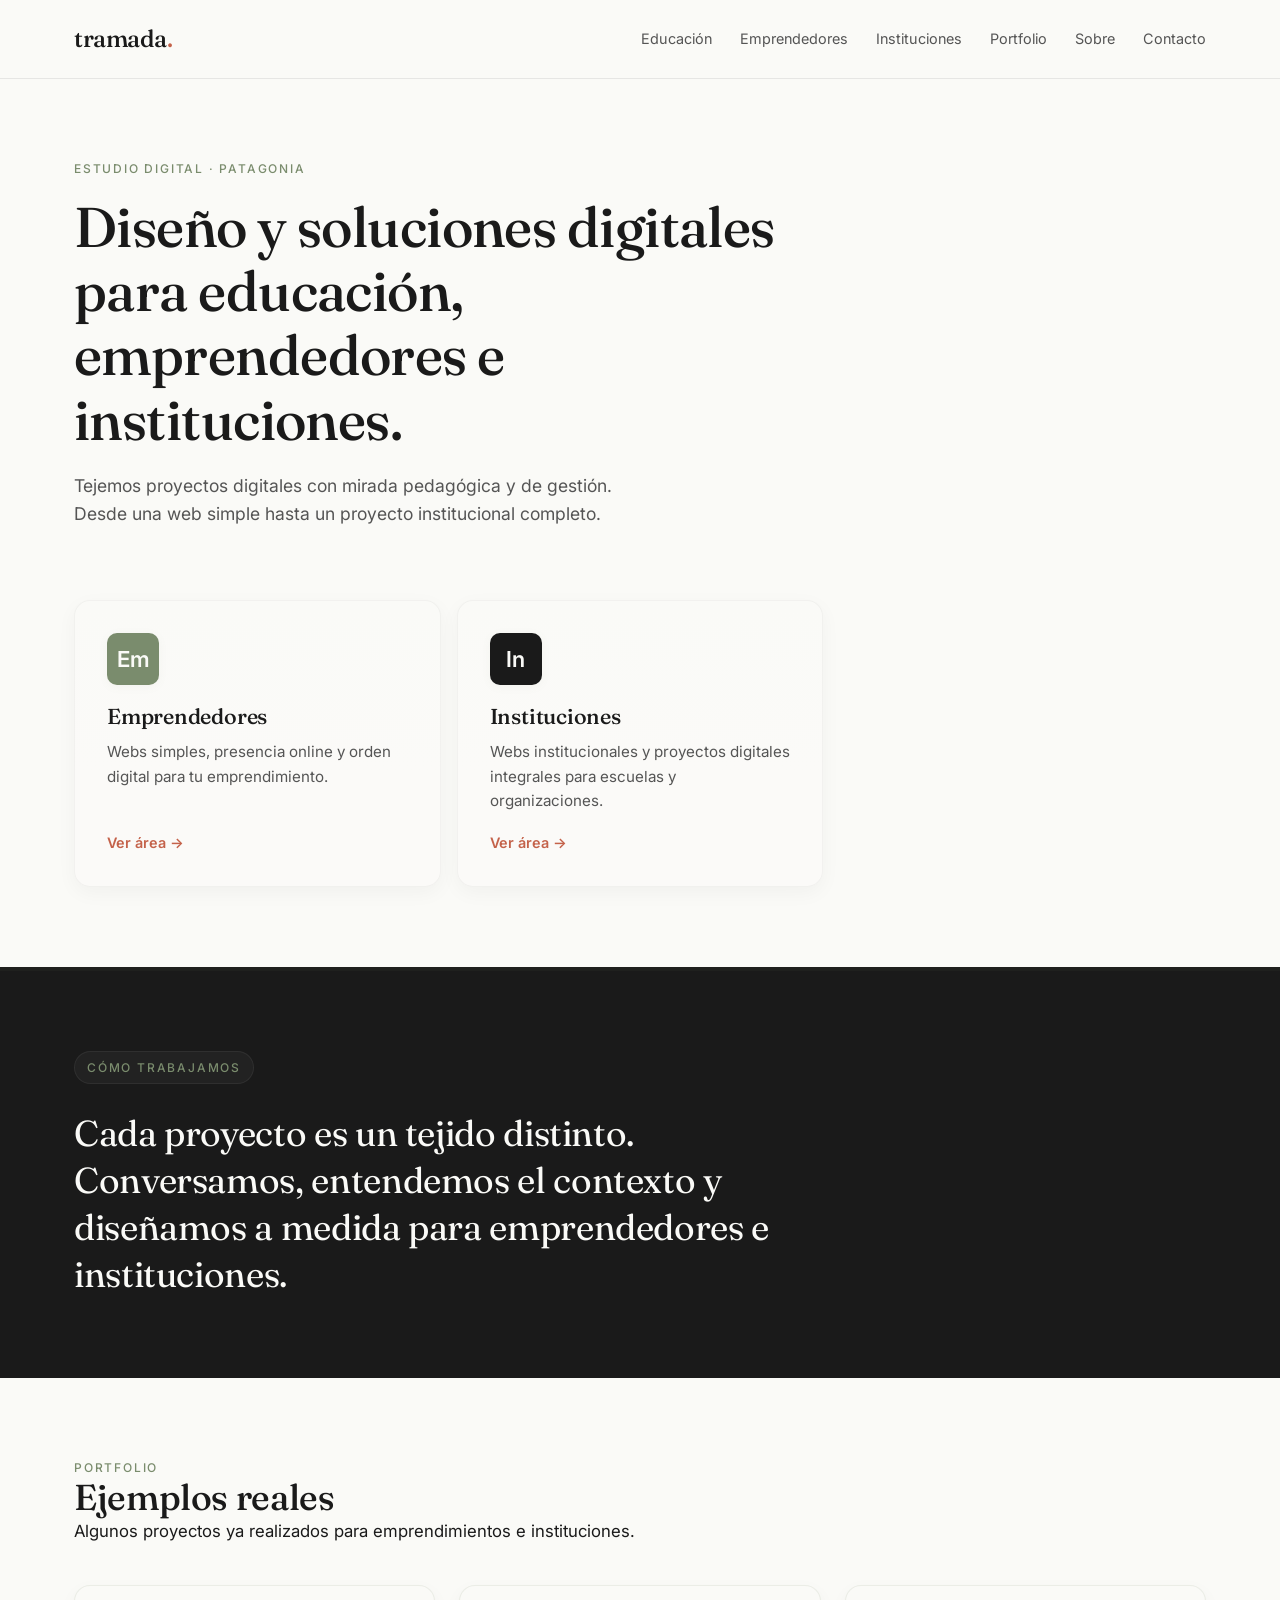
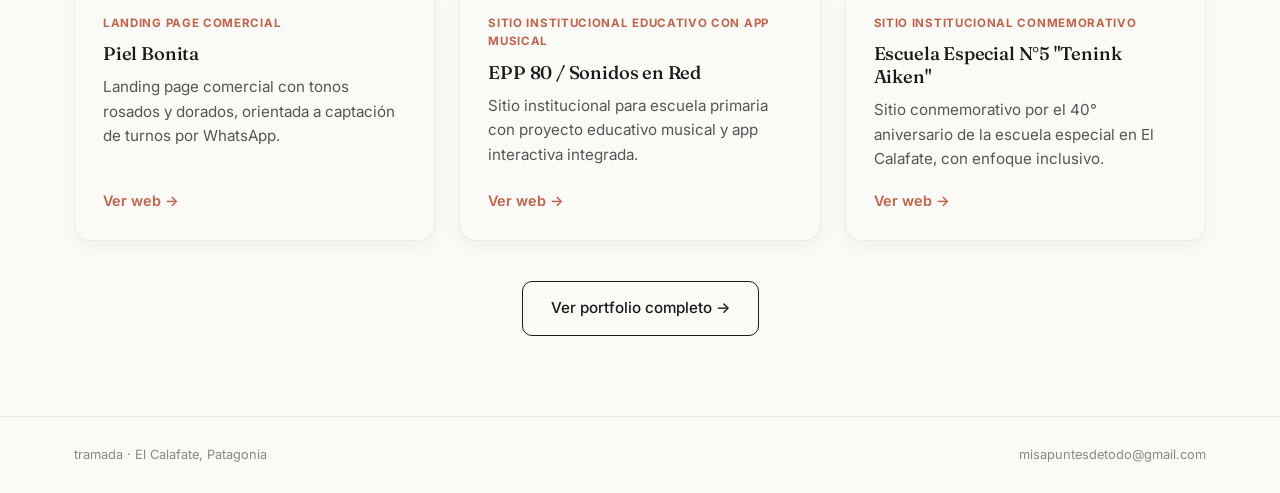
<file: index.html>
<!DOCTYPE html>
<html lang="es">
<head>
  <meta charset="UTF-8">
  <meta name="viewport" content="width=device-width, initial-scale=1.0">
  <title>Tramada · Estudio digital</title>
  <meta name="description" content="Diseño y soluciones digitales para educación, emprendedores e instituciones. Estudio digital con base en la Patagonia.">
  <link rel="stylesheet" href="styles.css">
<link rel="icon" type="image/svg+xml" href="/favicon.svg">
<link rel="icon" type="image/png" sizes="32x32" href="/favicon-32px.png">
<link rel="apple-touch-icon" sizes="180x180" href="/favicon-180px.png">
<meta name="theme-color" content="#1A1A1A">
</head>
<body>

  <header class="site-header">
    <div class="container nav-wrap">
      <a href="index.html" class="logo">tramada<span class="dot">.</span></a>
      <nav>
        <ul class="nav-links">
          <li><a href="educacion.html">Educación</a></li>
          <li><a href="emprendedores.html">Emprendedores</a></li>
          <li><a href="instituciones.html">Instituciones</a></li>
          <li><a href="portfolio.html">Portfolio</a></li>
          <li><a href="sobre.html">Sobre</a></li>
          <li><a href="contacto.html">Contacto</a></li>
        </ul>
      </nav>
    </div>
  </header>

  <main>

    <section class="hero">
      <div class="container">
        <p class="eyebrow">Estudio digital · Patagonia</p>
        <h1>Diseño y soluciones digitales para educación, emprendedores e instituciones.</h1>
        <p class="hero-lead">Tejemos proyectos digitales con mirada pedagógica y de gestión. Desde una web simple hasta un proyecto institucional completo.</p>
      </div>
    </section>

    <section class="areas">
      <div class="container">
<div class="areas-grid">
          <a href="emprendedores.html" class="area-card">
            <div>
              <div class="area-icon sage">Em</div>
              <h3>Emprendedores</h3>
              <p>Webs simples, presencia online y orden digital para tu emprendimiento.</p>
            </div>
            <span class="area-link">Ver área →</span>
          </a>

          <a href="instituciones.html" class="area-card">
            <div>
              <div class="area-icon ink">In</div>
              <h3>Instituciones</h3>
              <p>Webs institucionales y proyectos digitales integrales para escuelas y organizaciones.</p>
            </div>
            <span class="area-link">Ver área →</span>
          </a>

        </div>
      </div>
    </section>

    <section class="manifesto">
      <div class="container">
        <p class="eyebrow" style="color: var(--color-sage);">Cómo trabajamos</p>
        <h2>Cada proyecto es un tejido distinto. Conversamos, entendemos el contexto y diseñamos a medida para emprendedores e instituciones.</h2>
      </div>
    </section>

    <!-- EJEMPLOS REALES -->
    <section class="ejemplos-reales">
      <div class="container">
        <p class="eyebrow" style="color: var(--color-sage);">Portfolio</p>
        <h2>Ejemplos reales</h2>
        <p style="color: var(--color-text-light); margin-bottom: 2.5rem; font-size: 1.05rem;">
          Algunos proyectos ya realizados para emprendimientos e instituciones.
        </p>

        <div class="ejemplos-grid" id="ejemplos-grid">
          <!-- se carga desde JS -->
        </div>

        <div style="text-align: center; margin-top: 2.5rem;">
          <a href="portfolio.html" class="btn btn-secondary">Ver portfolio completo →</a>
        </div>
      </div>
    </section>

  </main>

  <footer class="site-footer">
    <div class="container footer-wrap">
      <span>tramada · El Calafate, Patagonia</span>
      <span><a href="mailto:misapuntesdetodo@gmail.com" style="color:inherit;text-decoration:none;">misapuntesdetodo@gmail.com</a></span>
    </div>
  </footer>

  <script src="script.js"></script>
</body>
</html>
</file>
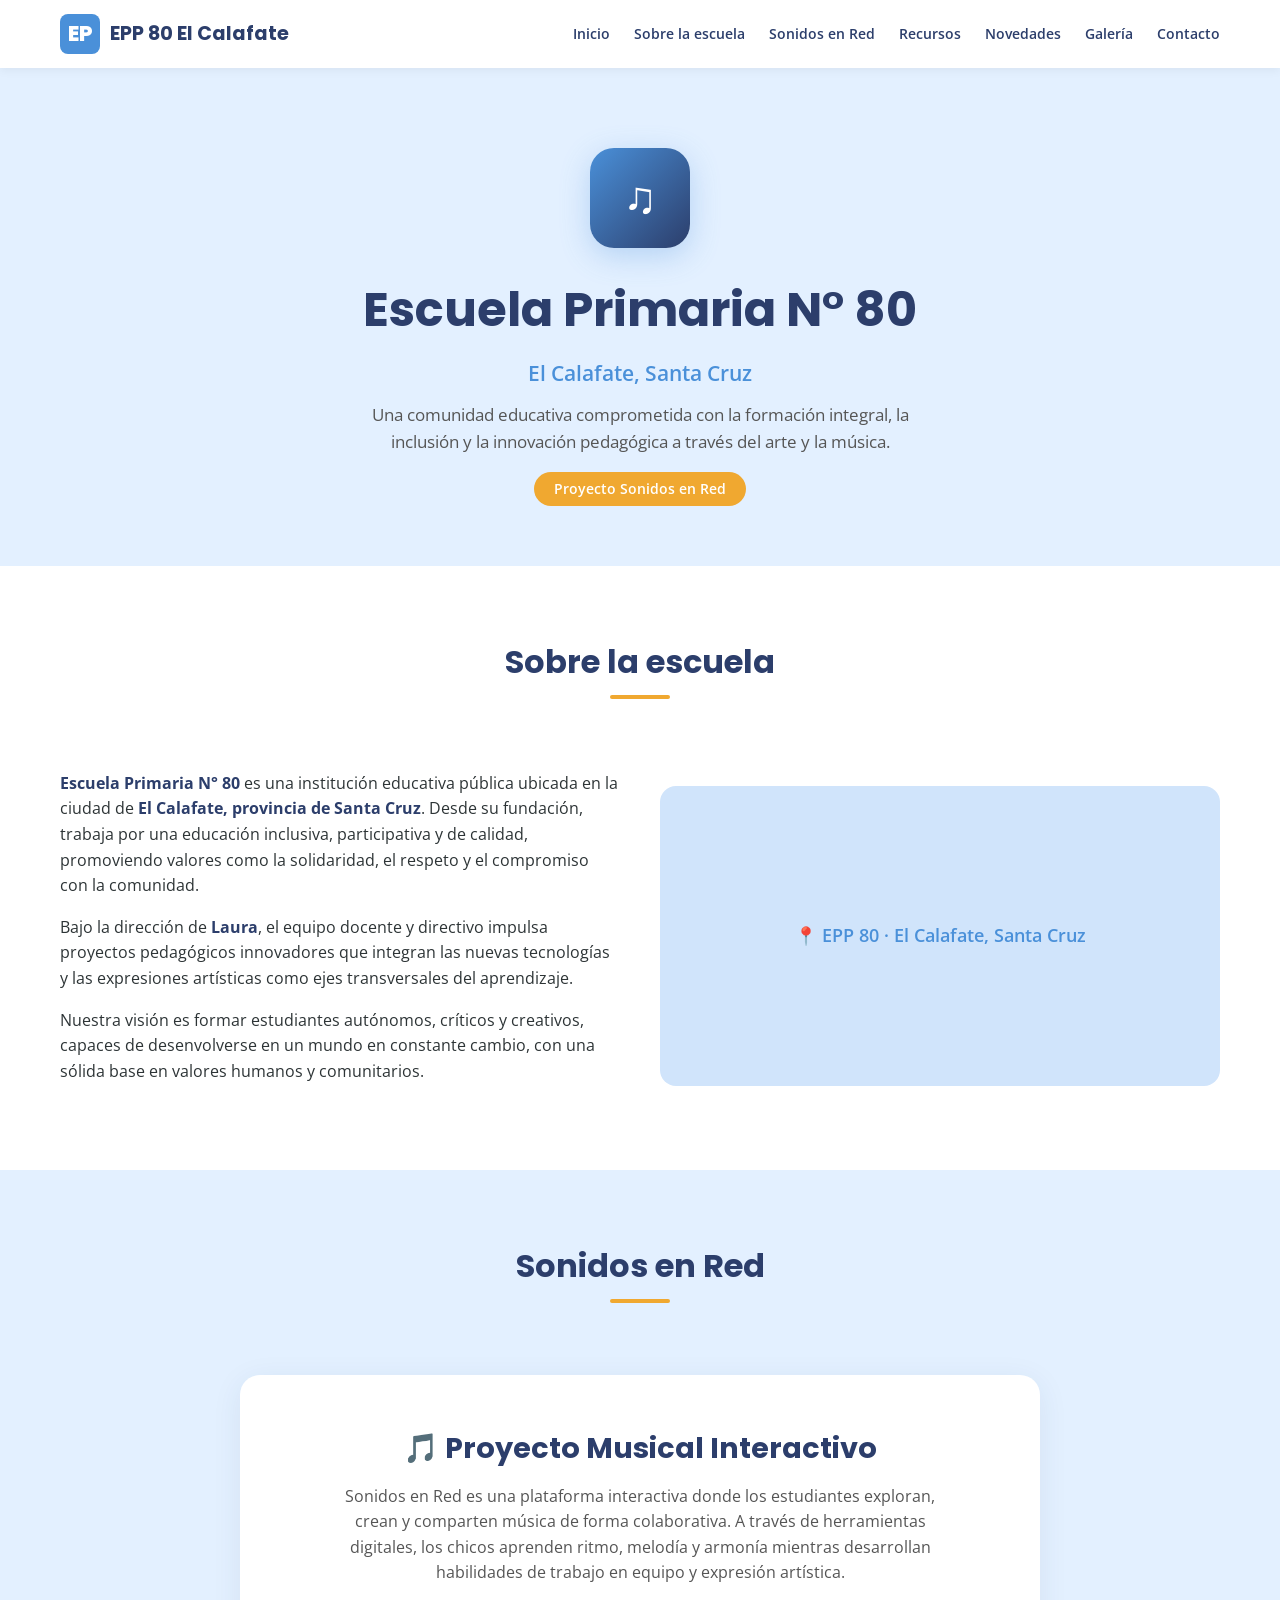
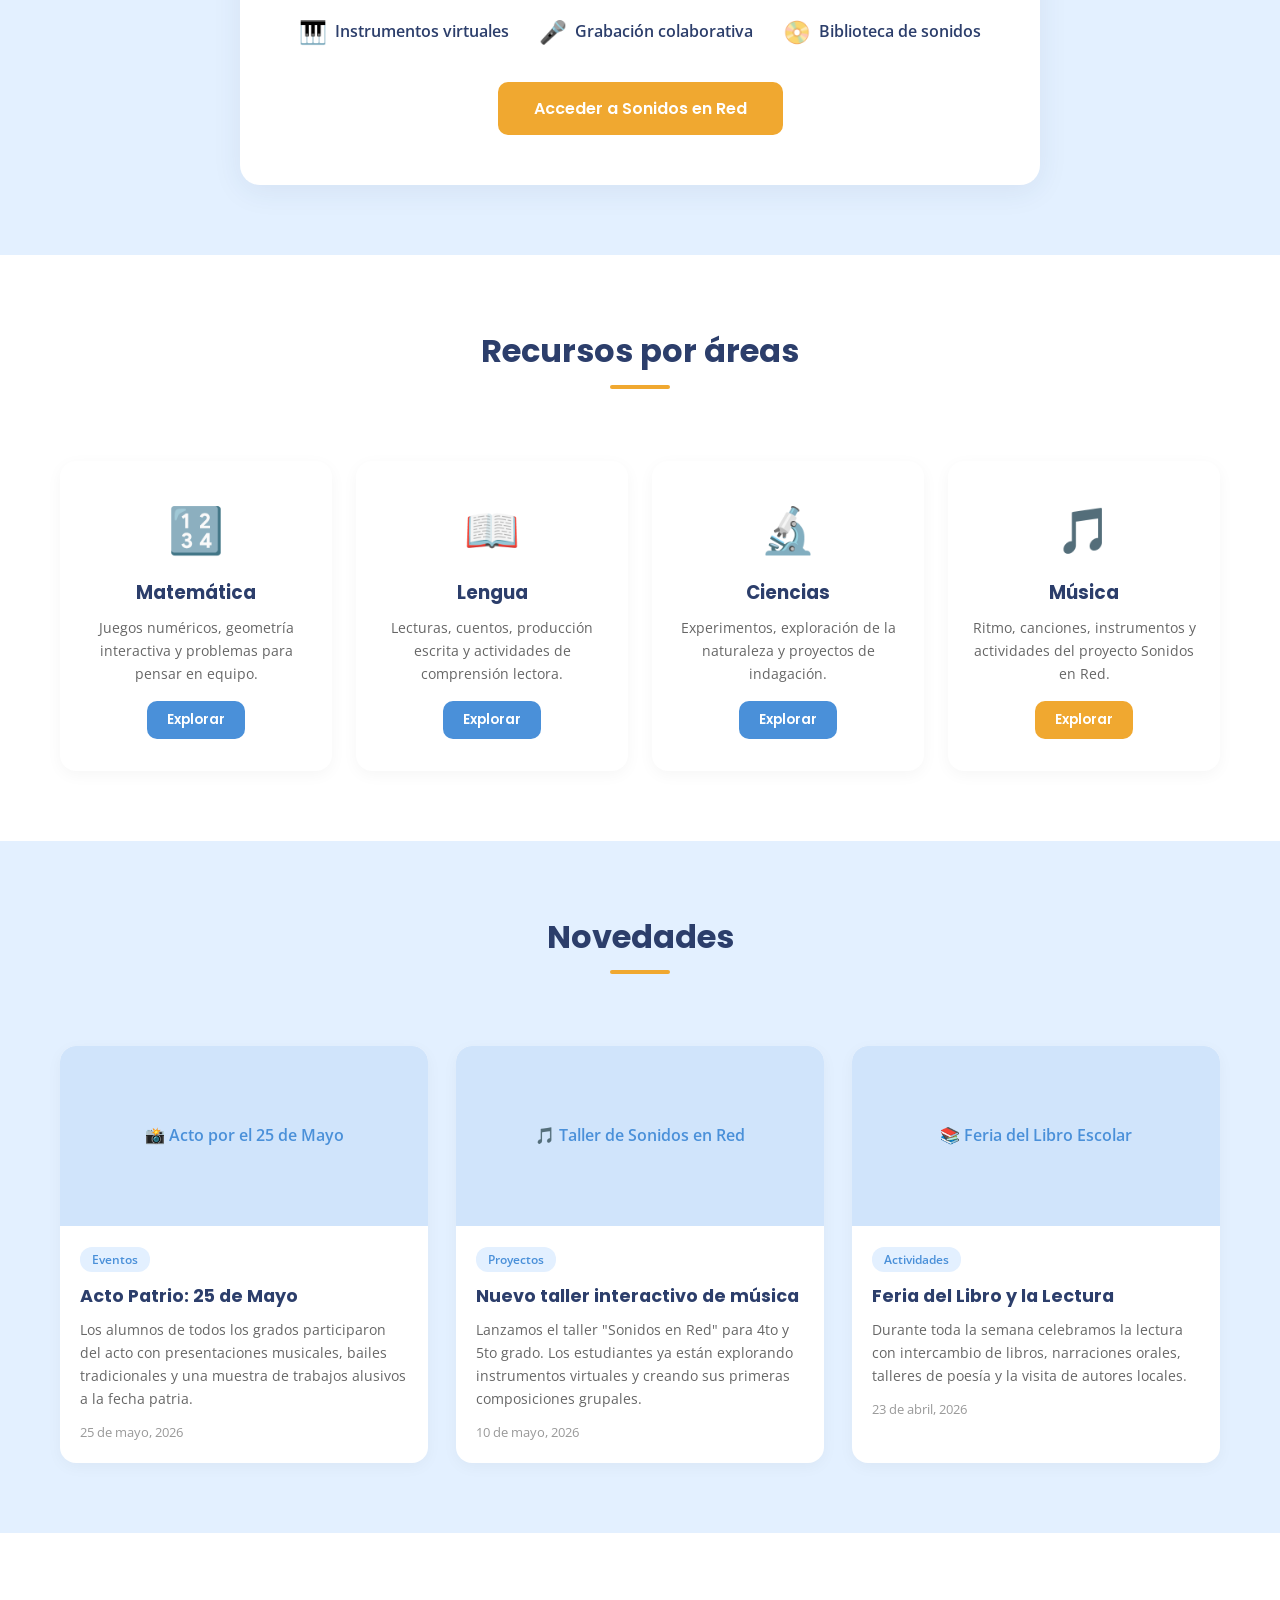
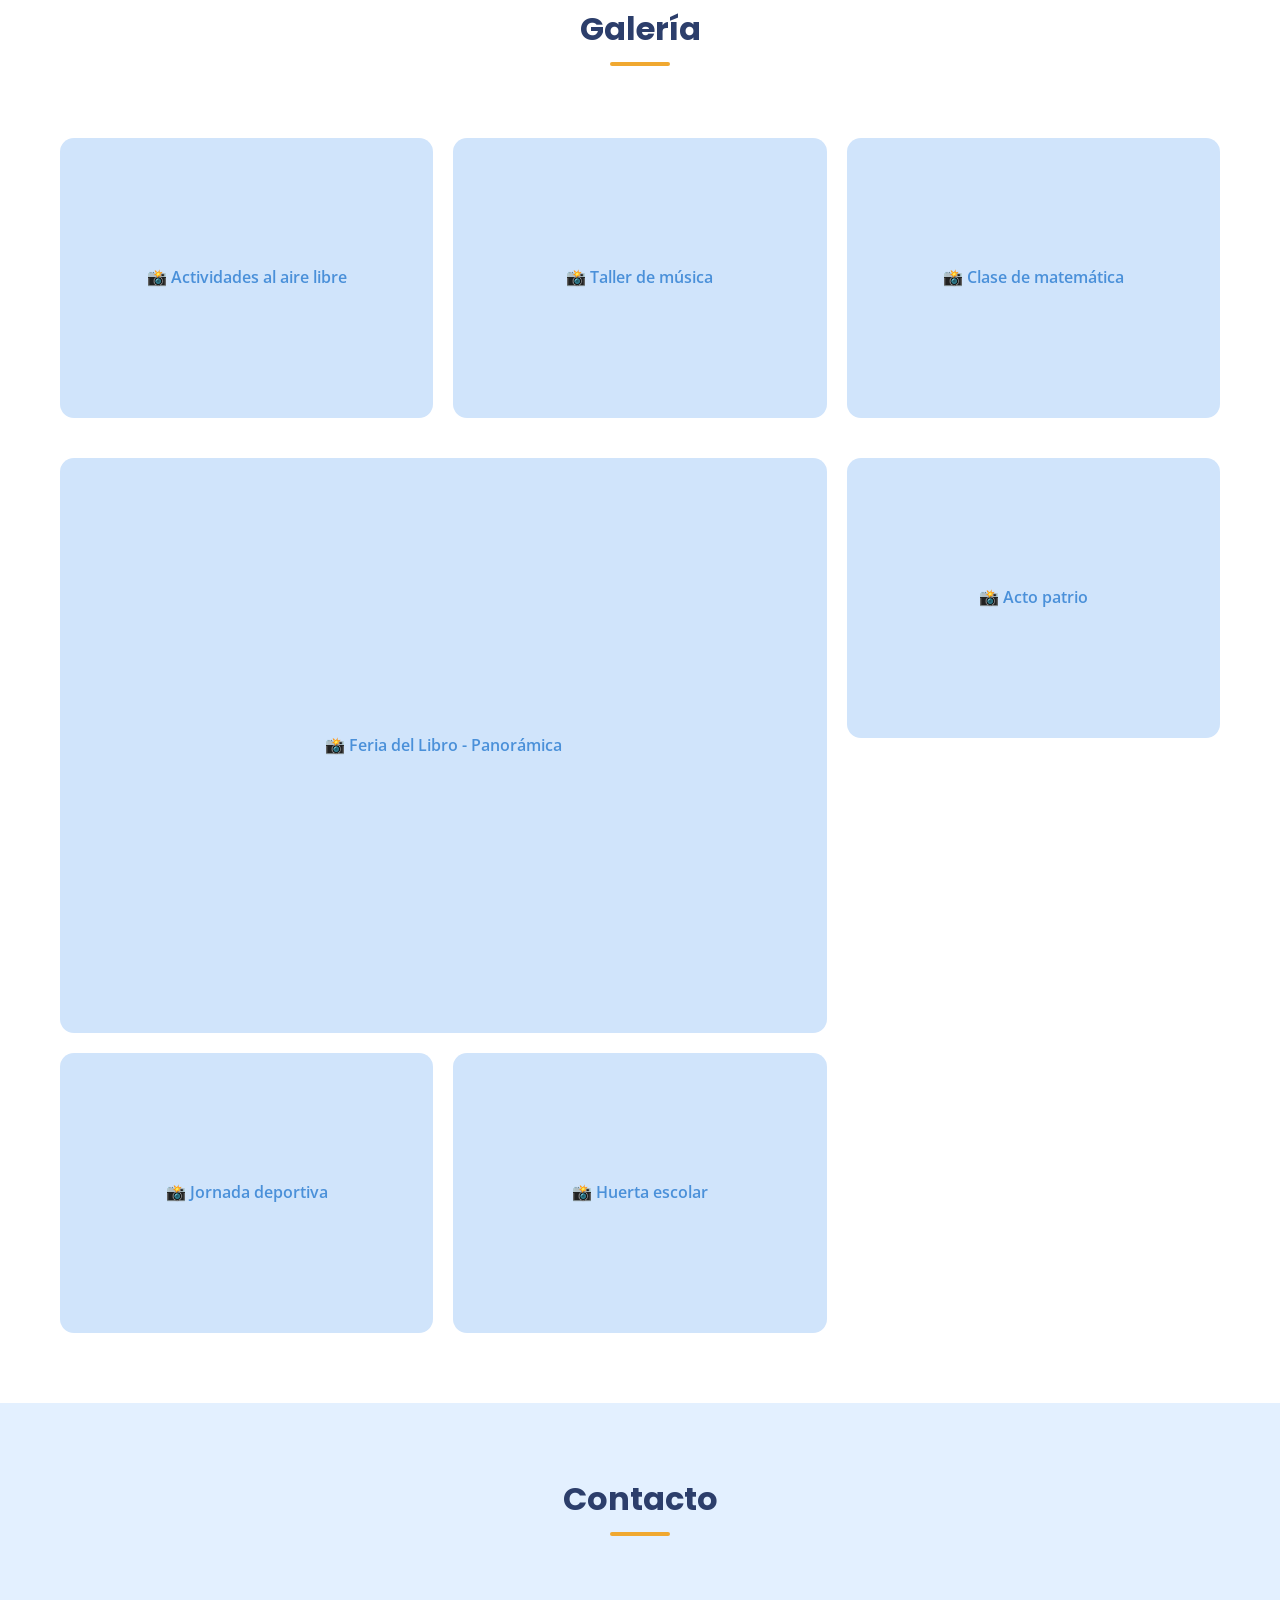
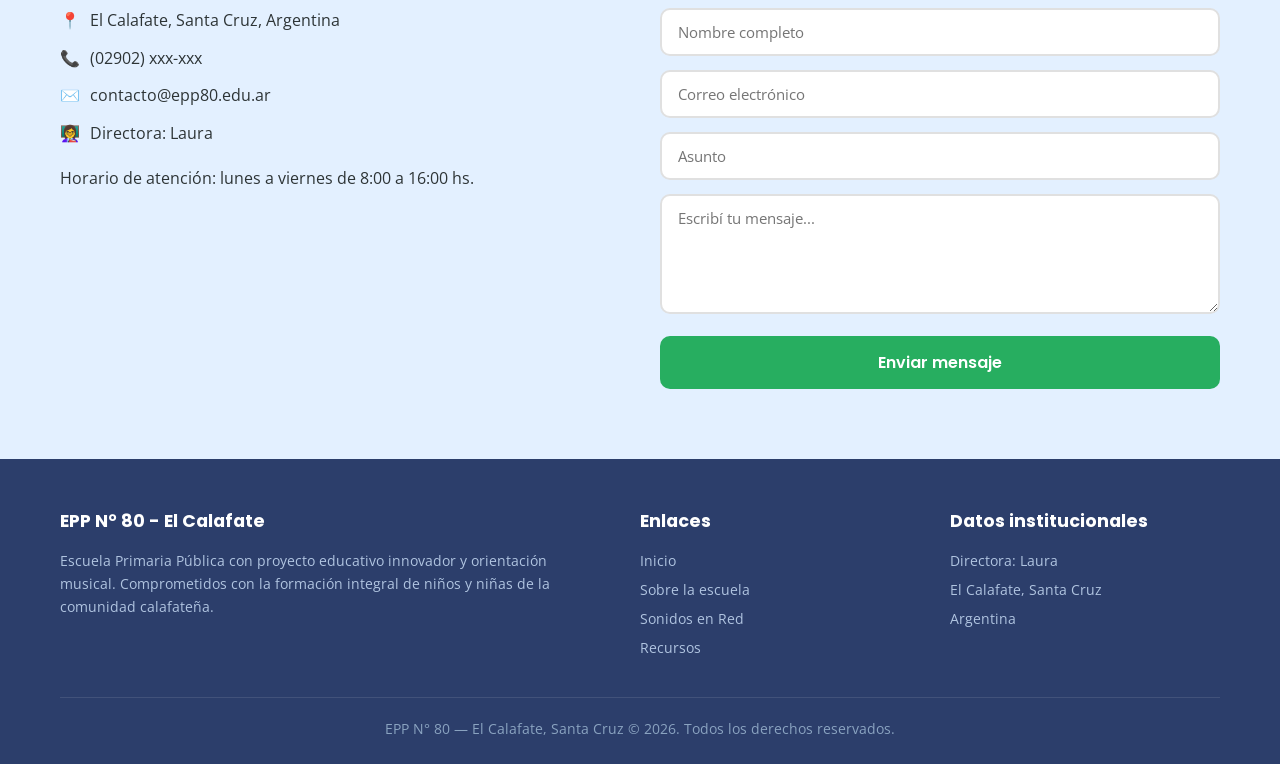
<file: portfolio/epp80-sonidos-en-red/index.html>
<!DOCTYPE html>
<html lang="es">
<head>
  <meta charset="UTF-8">
  <meta name="viewport" content="width=device-width, initial-scale=1.0">
  <title>EPP 80 - Sonidos en Red | El Calafate</title>
  <link rel="preconnect" href="https://fonts.googleapis.com">
  <link rel="preconnect" href="https://fonts.gstatic.com" crossorigin>
  <link href="https://fonts.googleapis.com/css2?family=Poppins:wght@400;600;700;800&family=Open+Sans:wght@400;600&display=swap" rel="stylesheet">
  <style>
    * {
      margin: 0;
      padding: 0;
      box-sizing: border-box;
    }

    body {
      font-family: 'Open Sans', sans-serif;
      color: #2d3436;
      background: #ffffff;
      line-height: 1.6;
    }

    h1, h2, h3, h4, h5 {
      font-family: 'Poppins', sans-serif;
      font-weight: 700;
      color: #2c3e6b;
    }

    h2 {
      font-size: 2rem;
      margin-bottom: 1.5rem;
      position: relative;
      display: inline-block;
    }

    h2::after {
      content: '';
      display: block;
      width: 60px;
      height: 4px;
      background: #f0a830;
      border-radius: 2px;
      margin-top: 8px;
    }

    .container {
      max-width: 1200px;
      margin: 0 auto;
      padding: 0 20px;
    }

    /* Header/Nav */
    header {
      background: #fff;
      box-shadow: 0 2px 10px rgba(0,0,0,0.06);
      position: sticky;
      top: 0;
      z-index: 100;
    }

    nav {
      display: flex;
      justify-content: space-between;
      align-items: center;
      padding: 14px 0;
    }

    .logo {
      display: flex;
      align-items: center;
      gap: 10px;
      font-family: 'Poppins', sans-serif;
      font-weight: 700;
      font-size: 1.2rem;
      color: #2c3e6b;
    }

    .logo-icon {
      width: 40px;
      height: 40px;
      background: #4a90d9;
      border-radius: 8px;
      display: flex;
      align-items: center;
      justify-content: center;
      color: white;
      font-size: 1.3rem;
      font-weight: 800;
    }

    .nav-links {
      display: flex;
      gap: 24px;
      list-style: none;
    }

    .nav-links a {
      text-decoration: none;
      color: #2c3e6b;
      font-weight: 600;
      font-size: 0.9rem;
      transition: color 0.2s;
    }

    .nav-links a:hover {
      color: #f0a830;
    }

    .menu-toggle {
      display: none;
      background: none;
      border: none;
      font-size: 1.8rem;
      cursor: pointer;
      color: #2c3e6b;
    }

    /* Hero */
    .hero {
      background: linear-gradient(135deg, #e3f0ff 0%, #ffffff 100%);
      padding: 80px 0 60px;
      text-align: center;
    }

    .hero-icon {
      width: 100px;
      height: 100px;
      background: linear-gradient(135deg, #4a90d9, #2c3e6b);
      border-radius: 24px;
      display: flex;
      align-items: center;
      justify-content: center;
      margin: 0 auto 24px;
      color: white;
      font-size: 2.8rem;
      font-weight: 800;
      font-family: 'Poppins', sans-serif;
      box-shadow: 0 8px 30px rgba(74,144,217,0.3);
    }

    .hero h1 {
      font-size: 3rem;
      color: #2c3e6b;
      margin-bottom: 8px;
    }

    .hero .subtitle {
      font-size: 1.3rem;
      color: #4a90d9;
      font-weight: 600;
      margin-bottom: 12px;
    }

    .hero p {
      font-size: 1.05rem;
      color: #555;
      max-width: 600px;
      margin: 0 auto;
    }

    .hero-badge {
      display: inline-block;
      background: #f0a830;
      color: white;
      padding: 6px 20px;
      border-radius: 20px;
      font-weight: 600;
      font-size: 0.85rem;
      margin-top: 16px;
    }

    /* Section */
    section {
      padding: 70px 0;
    }

    section:nth-child(even) {
      background: #e3f0ff;
    }

    .section-header {
      text-align: center;
      margin-bottom: 48px;
    }

    .section-header h2::after {
      margin: 8px auto 0;
    }

    /* Sobre la escuela */
    .about-grid {
      display: grid;
      grid-template-columns: 1fr 1fr;
      gap: 40px;
      align-items: center;
    }

    .about-text p {
      margin-bottom: 16px;
    }

    .about-text strong {
      color: #2c3e6b;
    }

    .about-image {
      background: #d0e4fb;
      border-radius: 16px;
      height: 300px;
      display: flex;
      align-items: center;
      justify-content: center;
      color: #4a90d9;
      font-weight: 600;
      font-size: 1.1rem;
    }

    /* Sonidos en Red */
    .sonidos-card {
      background: white;
      border-radius: 20px;
      padding: 50px 40px;
      text-align: center;
      box-shadow: 0 6px 30px rgba(44,62,107,0.08);
      max-width: 800px;
      margin: 0 auto;
    }

    .sonidos-card h3 {
      font-size: 1.8rem;
      margin-bottom: 12px;
    }

    .sonidos-card p {
      max-width: 600px;
      margin: 0 auto 28px;
      color: #555;
    }

    .sonidos-features {
      display: flex;
      justify-content: center;
      gap: 30px;
      margin-bottom: 32px;
      flex-wrap: wrap;
    }

    .sonidos-feature {
      display: flex;
      align-items: center;
      gap: 8px;
      font-weight: 600;
      color: #2c3e6b;
    }

    .sonidos-feature span {
      font-size: 1.4rem;
    }

    .btn {
      display: inline-block;
      padding: 14px 36px;
      border-radius: 10px;
      font-family: 'Poppins', sans-serif;
      font-weight: 600;
      font-size: 1rem;
      text-decoration: none;
      transition: all 0.3s;
      cursor: pointer;
      border: none;
    }

    .btn-primary {
      background: #4a90d9;
      color: white;
    }

    .btn-primary:hover {
      background: #2c3e6b;
      transform: translateY(-2px);
      box-shadow: 0 6px 20px rgba(74,144,217,0.3);
    }

    .btn-accent {
      background: #f0a830;
      color: white;
    }

    .btn-accent:hover {
      background: #d49422;
      transform: translateY(-2px);
    }

    .btn-green {
      background: #27ae60;
      color: white;
    }

    .btn-green:hover {
      background: #1e8449;
      transform: translateY(-2px);
    }

    /* Recursos */
    .recursos-grid {
      display: grid;
      grid-template-columns: repeat(4, 1fr);
      gap: 24px;
    }

    .recurso-card {
      background: white;
      border-radius: 16px;
      padding: 32px 24px;
      text-align: center;
      box-shadow: 0 4px 16px rgba(0,0,0,0.04);
      transition: transform 0.3s, box-shadow 0.3s;
    }

    .recurso-card:hover {
      transform: translateY(-4px);
      box-shadow: 0 8px 28px rgba(0,0,0,0.08);
    }

    .recurso-icon {
      font-size: 2.8rem;
      margin-bottom: 14px;
    }

    .recurso-card h3 {
      font-size: 1.15rem;
      margin-bottom: 8px;
    }

    .recurso-card p {
      font-size: 0.9rem;
      color: #666;
      margin-bottom: 16px;
    }

    .recurso-card .btn {
      padding: 8px 20px;
      font-size: 0.85rem;
    }

    /* Novedades */
    .novedades-grid {
      display: grid;
      grid-template-columns: repeat(3, 1fr);
      gap: 28px;
    }

    .noticia-card {
      background: white;
      border-radius: 16px;
      overflow: hidden;
      box-shadow: 0 4px 16px rgba(0,0,0,0.04);
      transition: transform 0.3s;
    }

    .noticia-card:hover {
      transform: translateY(-3px);
    }

    .noticia-img {
      height: 180px;
      background: #d0e4fb;
      display: flex;
      align-items: center;
      justify-content: center;
      color: #4a90d9;
      font-weight: 600;
    }

    .noticia-body {
      padding: 20px;
    }

    .noticia-body .tag {
      display: inline-block;
      background: #e3f0ff;
      color: #4a90d9;
      padding: 3px 12px;
      border-radius: 12px;
      font-size: 0.75rem;
      font-weight: 600;
      margin-bottom: 10px;
    }

    .noticia-body h3 {
      font-size: 1.1rem;
      margin-bottom: 8px;
    }

    .noticia-body p {
      font-size: 0.9rem;
      color: #666;
    }

    .noticia-body .fecha {
      font-size: 0.8rem;
      color: #999;
      margin-top: 12px;
    }

    /* Galería */
    .galeria-grid {
      display: grid;
      grid-template-columns: repeat(3, 1fr);
      gap: 20px;
    }

    .galeria-item {
      border-radius: 14px;
      overflow: hidden;
      aspect-ratio: 4/3;
      background: #d0e4fb;
      display: flex;
      align-items: center;
      justify-content: center;
      color: #4a90d9;
      font-weight: 600;
      transition: transform 0.3s;
    }

    .galeria-item:hover {
      transform: scale(1.02);
    }

    .galeria-item.tall {
      grid-row: span 2;
    }

    .galeria-item.wide {
      grid-column: span 2;
    }

    /* Contacto */
    .contacto-grid {
      display: grid;
      grid-template-columns: 1fr 1fr;
      gap: 40px;
    }

    .contacto-info p {
      margin-bottom: 12px;
      display: flex;
      align-items: center;
      gap: 10px;
    }

    .contacto-info strong {
      color: #2c3e6b;
    }

    .contacto-form input,
    .contacto-form textarea {
      width: 100%;
      padding: 12px 16px;
      border: 2px solid #e0e0e0;
      border-radius: 10px;
      font-family: 'Open Sans', sans-serif;
      font-size: 0.95rem;
      margin-bottom: 14px;
      transition: border-color 0.2s;
    }

    .contacto-form input:focus,
    .contacto-form textarea:focus {
      outline: none;
      border-color: #4a90d9;
    }

    .contacto-form textarea {
      height: 120px;
      resize: vertical;
    }

    /* Footer */
    footer {
      background: #2c3e6b;
      color: #e3f0ff;
      padding: 48px 0 24px;
    }

    .footer-grid {
      display: grid;
      grid-template-columns: 2fr 1fr 1fr;
      gap: 40px;
      margin-bottom: 32px;
    }

    footer h3 {
      color: white;
      margin-bottom: 14px;
      font-size: 1.1rem;
    }

    footer p, footer a {
      color: #b0c4e0;
      font-size: 0.9rem;
      margin-bottom: 6px;
      text-decoration: none;
    }

    footer a:hover {
      color: #f0a830;
    }

    .footer-bottom {
      border-top: 1px solid rgba(255,255,255,0.1);
      padding-top: 20px;
      text-align: center;
      font-size: 0.85rem;
      color: #8aa3c0;
    }

    /* Responsive */
    @media (max-width: 992px) {
      .recursos-grid { grid-template-columns: repeat(2, 1fr); }
      .novedades-grid { grid-template-columns: 1fr 1fr; }
      .footer-grid { grid-template-columns: 1fr 1fr; }
    }

    @media (max-width: 768px) {
      .nav-links {
        display: none;
        flex-direction: column;
        gap: 12px;
        background: white;
        position: absolute;
        top: 100%;
        left: 0;
        right: 0;
        padding: 20px;
        box-shadow: 0 6px 20px rgba(0,0,0,0.08);
      }

      .nav-links.open {
        display: flex;
      }

      .menu-toggle {
        display: block;
      }

      .hero h1 { font-size: 2.2rem; }
      .hero .subtitle { font-size: 1.1rem; }

      .about-grid { grid-template-columns: 1fr; }
      .contacto-grid { grid-template-columns: 1fr; }
      .novedades-grid { grid-template-columns: 1fr; }
      .footer-grid { grid-template-columns: 1fr; gap: 24px; }

      .recursos-grid { grid-template-columns: 1fr; }

      .galeria-grid { grid-template-columns: 1fr 1fr; }
    }

    @media (max-width: 480px) {
      .hero { padding: 50px 0 40px; }
      .hero h1 { font-size: 1.8rem; }
      section { padding: 50px 0; }
      h2 { font-size: 1.5rem; }
      .sonidos-card { padding: 30px 20px; }
      .sonidos-features { flex-direction: column; gap: 12px; }
      .galeria-grid { grid-template-columns: 1fr; }
      .galeria-item.wide, .galeria-item.tall { grid-column: span 1; grid-row: span 1; }
    }
  </style>
<link rel="icon" type="image/svg+xml" href="/favicon.svg">
<link rel="icon" type="image/png" sizes="32x32" href="/favicon-32px.png">
<link rel="apple-touch-icon" sizes="180x180" href="/favicon-180px.png">
<meta name="theme-color" content="#1A1A1A">
</head>
<body>

  <header>
    <div class="container">
      <nav>
        <div class="logo">
          <div class="logo-icon">EP</div>
          EPP 80 El Calafate
        </div>
        <button class="menu-toggle" id="menuToggle" aria-label="Abrir menú">☰</button>
        <ul class="nav-links" id="navLinks">
          <li><a href="#inicio">Inicio</a></li>
          <li><a href="#sobre">Sobre la escuela</a></li>
          <li><a href="#sonidos">Sonidos en Red</a></li>
          <li><a href="#recursos">Recursos</a></li>
          <li><a href="#novedades">Novedades</a></li>
          <li><a href="#galeria">Galería</a></li>
          <li><a href="#contacto">Contacto</a></li>
        </ul>
      </nav>
    </div>
  </header>

  <!-- Hero -->
  <section class="hero" id="inicio">
    <div class="container">
      <div class="hero-icon">♫</div>
      <h1>Escuela Primaria N° 80</h1>
      <div class="subtitle">El Calafate, Santa Cruz</div>
      <p>Una comunidad educativa comprometida con la formación integral, la inclusión y la innovación pedagógica a través del arte y la música.</p>
      <div class="hero-badge">Proyecto Sonidos en Red</div>
    </div>
  </section>

  <!-- Sobre la escuela -->
  <section id="sobre">
    <div class="container">
      <div class="section-header">
        <h2>Sobre la escuela</h2>
      </div>
      <div class="about-grid">
        <div class="about-text">
          <p><strong>Escuela Primaria N° 80</strong> es una institución educativa pública ubicada en la ciudad de <strong>El Calafate, provincia de Santa Cruz</strong>. Desde su fundación, trabaja por una educación inclusiva, participativa y de calidad, promoviendo valores como la solidaridad, el respeto y el compromiso con la comunidad.</p>
          <p>Bajo la dirección de <strong>Laura</strong>, el equipo docente y directivo impulsa proyectos pedagógicos innovadores que integran las nuevas tecnologías y las expresiones artísticas como ejes transversales del aprendizaje.</p>
          <p>Nuestra visión es formar estudiantes autónomos, críticos y creativos, capaces de desenvolverse en un mundo en constante cambio, con una sólida base en valores humanos y comunitarios.</p>
        </div>
        <div class="about-image">
          📍 EPP 80 · El Calafate, Santa Cruz
        </div>
      </div>
    </div>
  </section>

  <!-- Sonidos en Red -->
  <section id="sonidos">
    <div class="container">
      <div class="section-header">
        <h2>Sonidos en Red</h2>
      </div>
      <div class="sonidos-card">
        <h3>🎵 Proyecto Musical Interactivo</h3>
        <p>Sonidos en Red es una plataforma interactiva donde los estudiantes exploran, crean y comparten música de forma colaborativa. A través de herramientas digitales, los chicos aprenden ritmo, melodía y armonía mientras desarrollan habilidades de trabajo en equipo y expresión artística.</p>
        <div class="sonidos-features">
          <div class="sonidos-feature"><span>🎹</span> Instrumentos virtuales</div>
          <div class="sonidos-feature"><span>🎤</span> Grabación colaborativa</div>
          <div class="sonidos-feature"><span>📀</span> Biblioteca de sonidos</div>
        </div>
        <a href="#" class="btn btn-accent">Acceder a Sonidos en Red</a>
      </div>
    </div>
  </section>

  <!-- Recursos por áreas -->
  <section id="recursos">
    <div class="container">
      <div class="section-header">
        <h2>Recursos por áreas</h2>
      </div>
      <div class="recursos-grid">
        <div class="recurso-card">
          <div class="recurso-icon">🔢</div>
          <h3>Matemática</h3>
          <p>Juegos numéricos, geometría interactiva y problemas para pensar en equipo.</p>
          <a href="#" class="btn btn-primary">Explorar</a>
        </div>
        <div class="recurso-card">
          <div class="recurso-icon">📖</div>
          <h3>Lengua</h3>
          <p>Lecturas, cuentos, producción escrita y actividades de comprensión lectora.</p>
          <a href="#" class="btn btn-primary">Explorar</a>
        </div>
        <div class="recurso-card">
          <div class="recurso-icon">🔬</div>
          <h3>Ciencias</h3>
          <p>Experimentos, exploración de la naturaleza y proyectos de indagación.</p>
          <a href="#" class="btn btn-primary">Explorar</a>
        </div>
        <div class="recurso-card">
          <div class="recurso-icon">🎵</div>
          <h3>Música</h3>
          <p>Ritmo, canciones, instrumentos y actividades del proyecto Sonidos en Red.</p>
          <a href="#" class="btn btn-accent">Explorar</a>
        </div>
      </div>
    </div>
  </section>

  <!-- Novedades -->
  <section id="novedades">
    <div class="container">
      <div class="section-header">
        <h2>Novedades</h2>
      </div>
      <div class="novedades-grid">
        <div class="noticia-card">
          <div class="noticia-img">📸 Acto por el 25 de Mayo</div>
          <div class="noticia-body">
            <span class="tag">Eventos</span>
            <h3>Acto Patrio: 25 de Mayo</h3>
            <p>Los alumnos de todos los grados participaron del acto con presentaciones musicales, bailes tradicionales y una muestra de trabajos alusivos a la fecha patria.</p>
            <div class="fecha">25 de mayo, 2026</div>
          </div>
        </div>
        <div class="noticia-card">
          <div class="noticia-img">🎵 Taller de Sonidos en Red</div>
          <div class="noticia-body">
            <span class="tag">Proyectos</span>
            <h3>Nuevo taller interactivo de música</h3>
            <p>Lanzamos el taller "Sonidos en Red" para 4to y 5to grado. Los estudiantes ya están explorando instrumentos virtuales y creando sus primeras composiciones grupales.</p>
            <div class="fecha">10 de mayo, 2026</div>
          </div>
        </div>
        <div class="noticia-card">
          <div class="noticia-img">📚 Feria del Libro Escolar</div>
          <div class="noticia-body">
            <span class="tag">Actividades</span>
            <h3>Feria del Libro y la Lectura</h3>
            <p>Durante toda la semana celebramos la lectura con intercambio de libros, narraciones orales, talleres de poesía y la visita de autores locales.</p>
            <div class="fecha">23 de abril, 2026</div>
          </div>
        </div>
      </div>
    </div>
  </section>

  <!-- Galería -->
  <section id="galeria">
    <div class="container">
      <div class="section-header">
        <h2>Galería</h2>
      </div>
      <div class="galeria-grid">
        <div class="galeria-item">📸 Actividades al aire libre</div>
        <div class="galeria-item tall">📸 Taller de música</div>
        <div class="galeria-item">📸 Clase de matemática</div>
        <div class="galeria-item wide">📸 Feria del Libro - Panorámica</div>
        <div class="galeria-item">📸 Acto patrio</div>
        <div class="galeria-item">📸 Jornada deportiva</div>
        <div class="galeria-item">📸 Huerta escolar</div>
      </div>
    </div>
  </section>

  <!-- Contacto -->
  <section id="contacto">
    <div class="container">
      <div class="section-header">
        <h2>Contacto</h2>
      </div>
      <div class="contacto-grid">
        <div class="contacto-info">
          <p><strong>📍</strong> El Calafate, Santa Cruz, Argentina</p>
          <p><strong>📞</strong> (02902) xxx-xxx</p>
          <p><strong>✉️</strong> contacto@epp80.edu.ar</p>
          <p><strong>👩‍🏫</strong> Directora: Laura</p>
          <p style="margin-top:20px;">Horario de atención: lunes a viernes de 8:00 a 16:00 hs.</p>
        </div>
        <div class="contacto-form">
          <form id="formContacto">
            <input type="text" placeholder="Nombre completo" required>
            <input type="email" placeholder="Correo electrónico" required>
            <input type="text" placeholder="Asunto">
            <textarea placeholder="Escribí tu mensaje..." required></textarea>
            <button type="submit" class="btn btn-green" style="width:100%;">Enviar mensaje</button>
          </form>
        </div>
      </div>
    </div>
  </section>

  <!-- Footer -->
  <footer>
    <div class="container">
      <div class="footer-grid">
        <div>
          <h3>EPP N° 80 - El Calafate</h3>
          <p>Escuela Primaria Pública con proyecto educativo innovador y orientación musical. Comprometidos con la formación integral de niños y niñas de la comunidad calafateña.</p>
        </div>
        <div>
          <h3>Enlaces</h3>
          <p><a href="#inicio">Inicio</a></p>
          <p><a href="#sobre">Sobre la escuela</a></p>
          <p><a href="#sonidos">Sonidos en Red</a></p>
          <p><a href="#recursos">Recursos</a></p>
        </div>
        <div>
          <h3>Datos institucionales</h3>
          <p>Directora: Laura</p>
          <p>El Calafate, Santa Cruz</p>
          <p>Argentina</p>
        </div>
      </div>
      <div class="footer-bottom">
        EPP N° 80 — El Calafate, Santa Cruz © 2026. Todos los derechos reservados.
      </div>
    </div>
  </footer>

  <script>
    document.addEventListener('DOMContentLoaded', function() {
      const toggle = document.getElementById('menuToggle');
      const navLinks = document.getElementById('navLinks');

      if (toggle && navLinks) {
        toggle.addEventListener('click', function() {
          navLinks.classList.toggle('open');
        });

        document.querySelectorAll('.nav-links a').forEach(function(link) {
          link.addEventListener('click', function() {
            navLinks.classList.remove('open');
          });
        });
      }

      const form = document.getElementById('formContacto');
      if (form) {
        form.addEventListener('submit', function(e) {
          e.preventDefault();
          alert('Gracias por contactarte con EPP 80. Te responderemos a la brevedad.');
          form.reset();
        });
      }
    });
  </script>

</body>
</html>
</file>
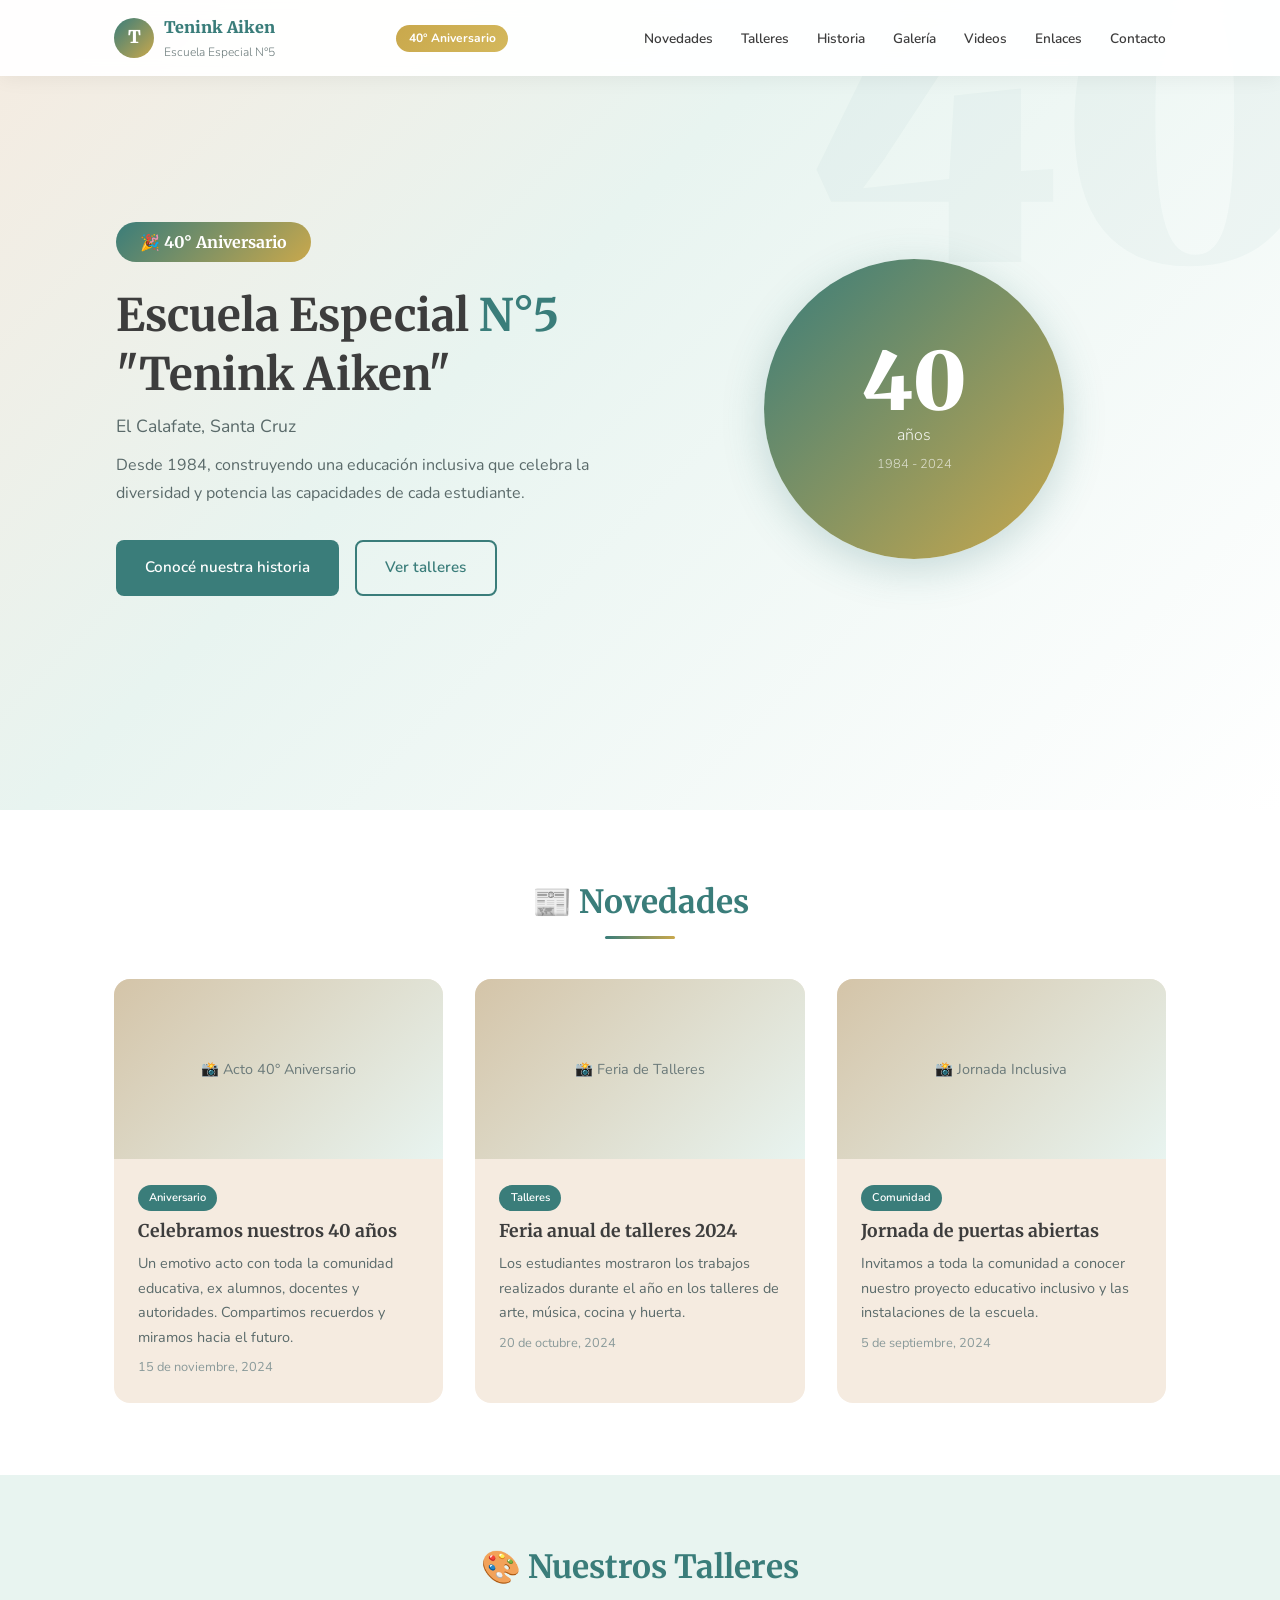
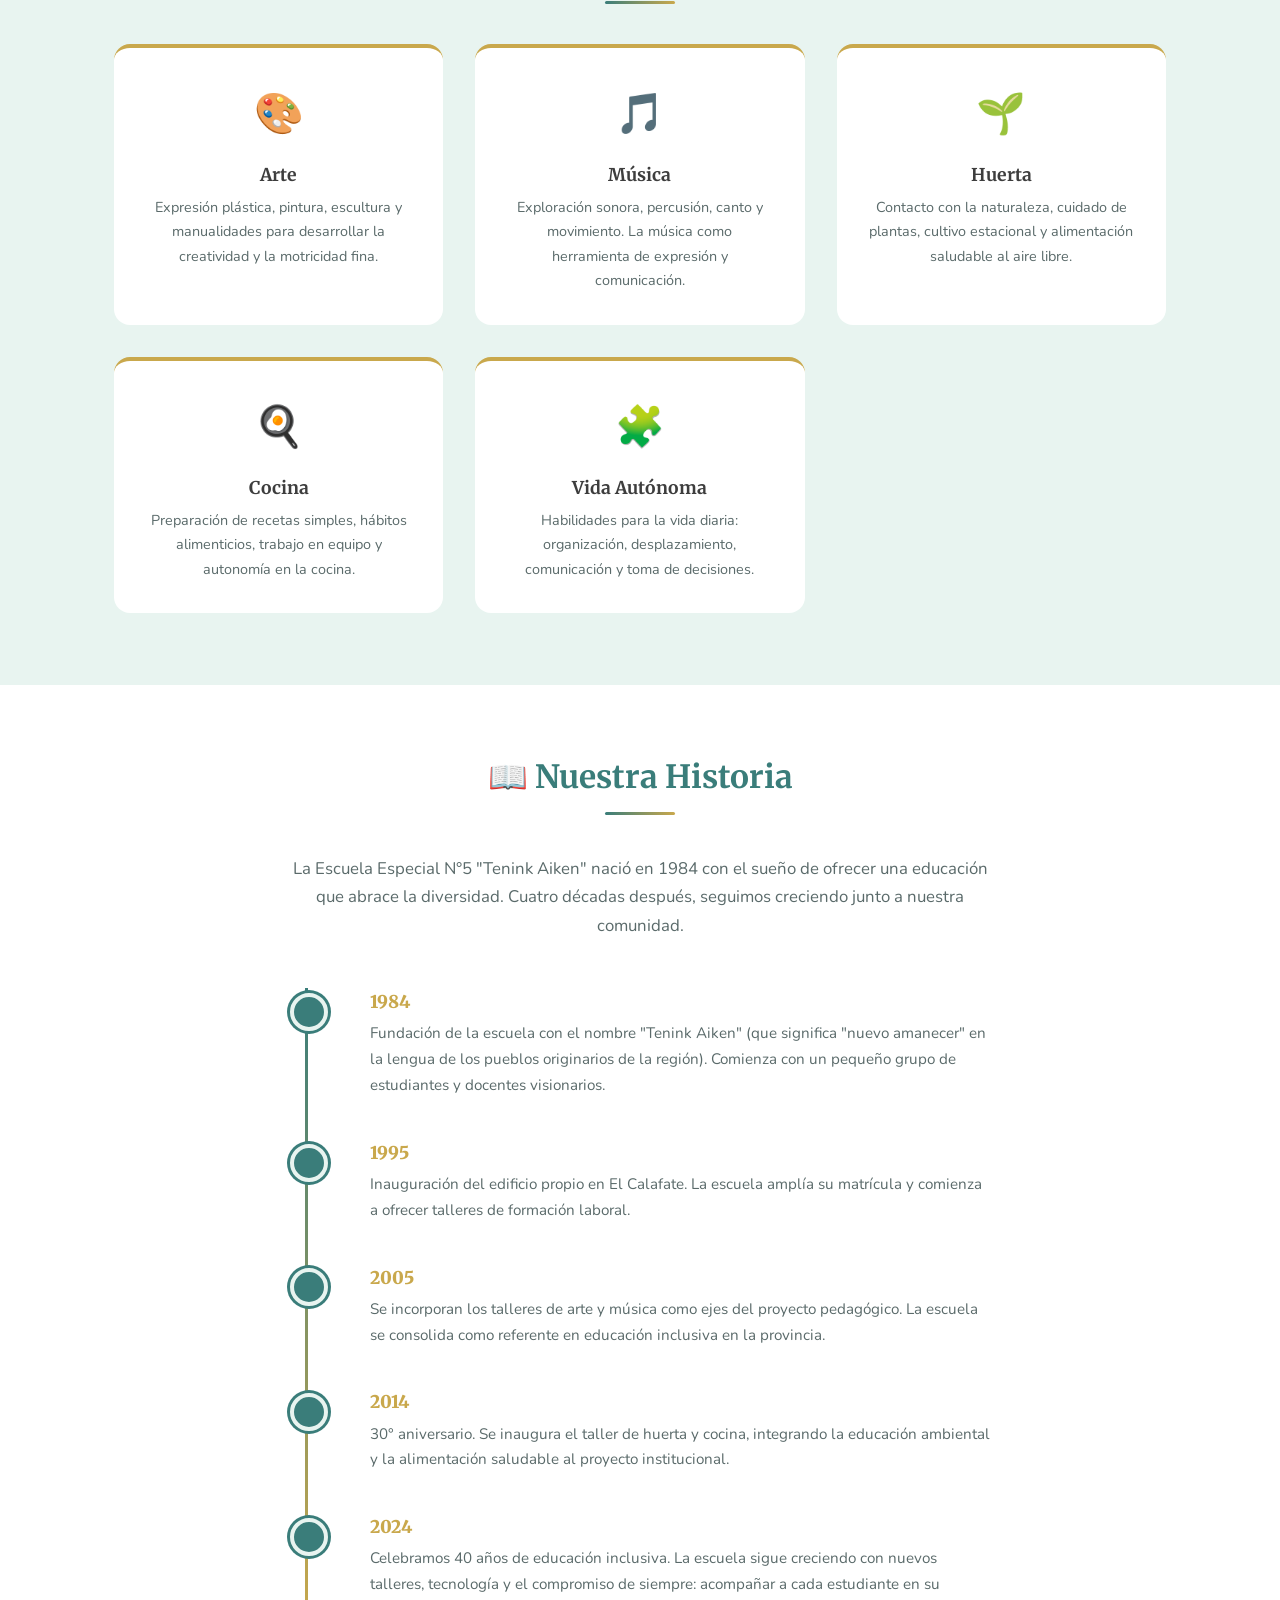
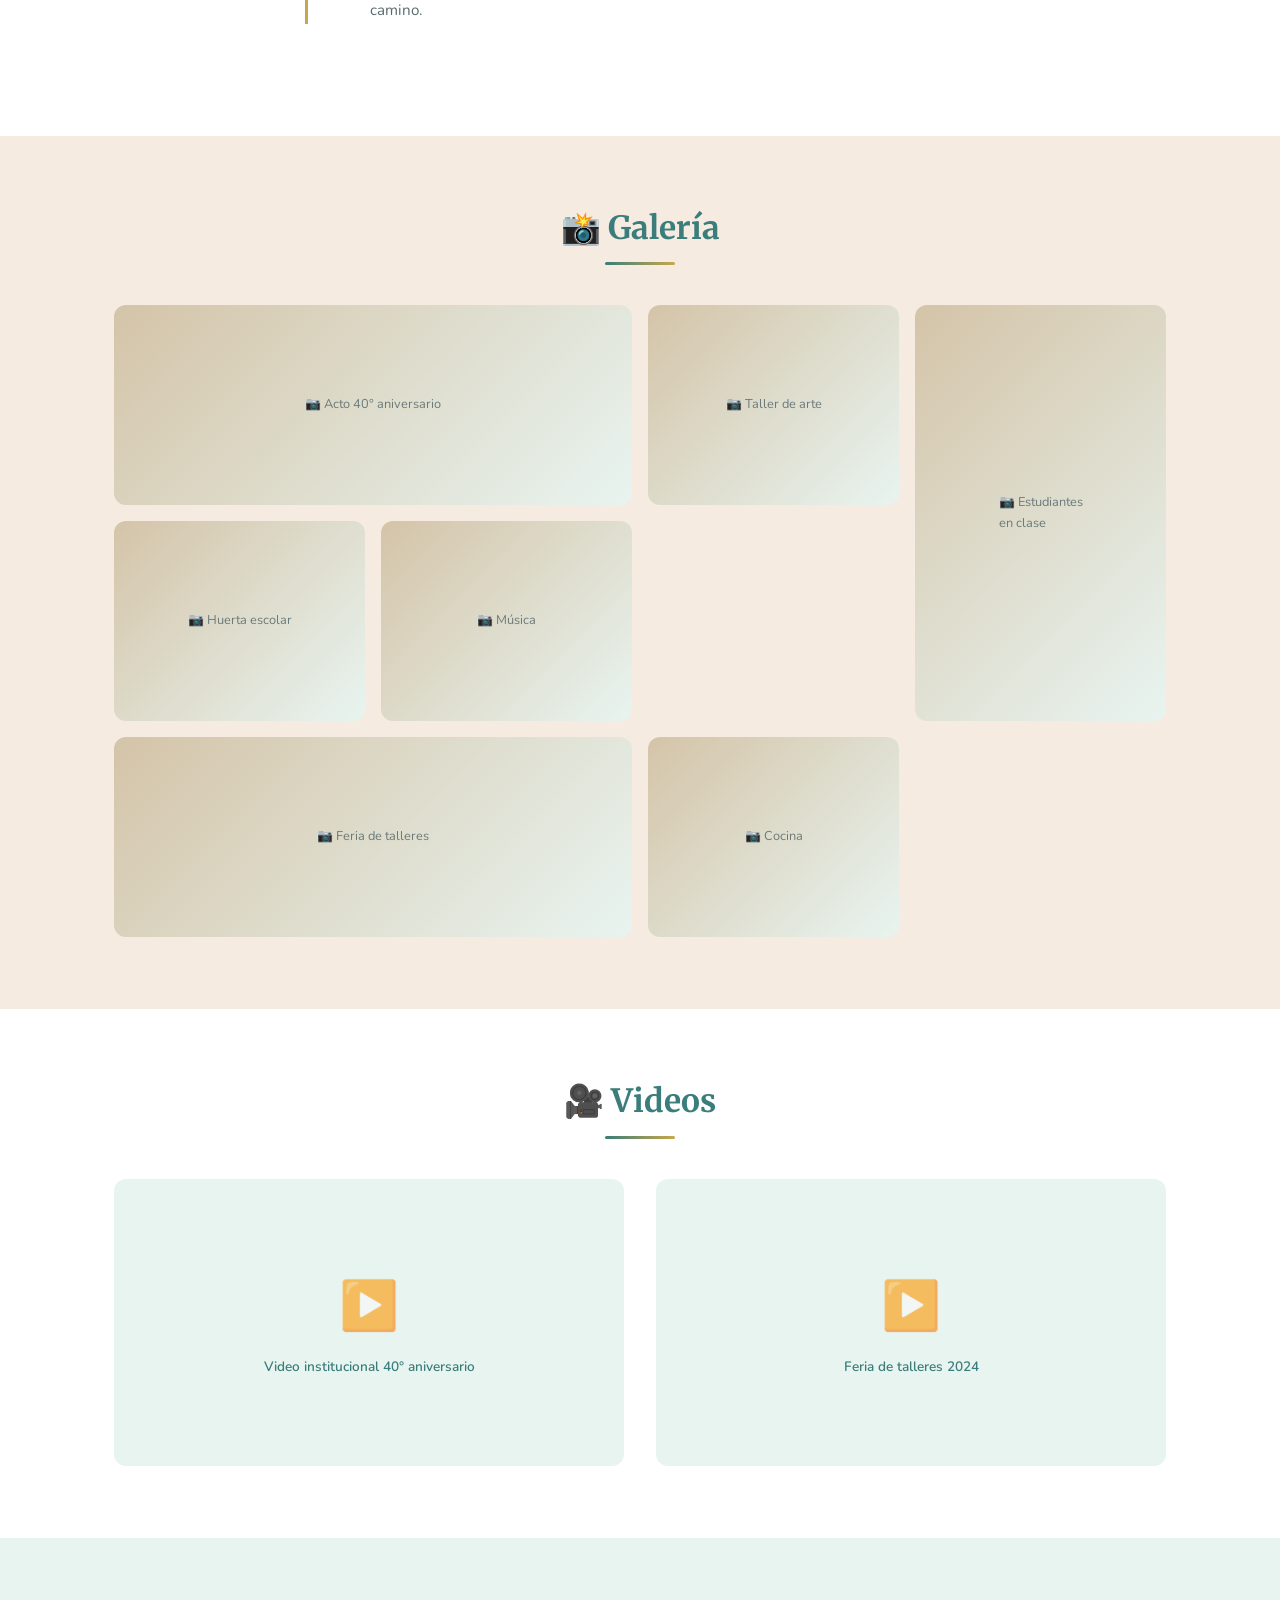
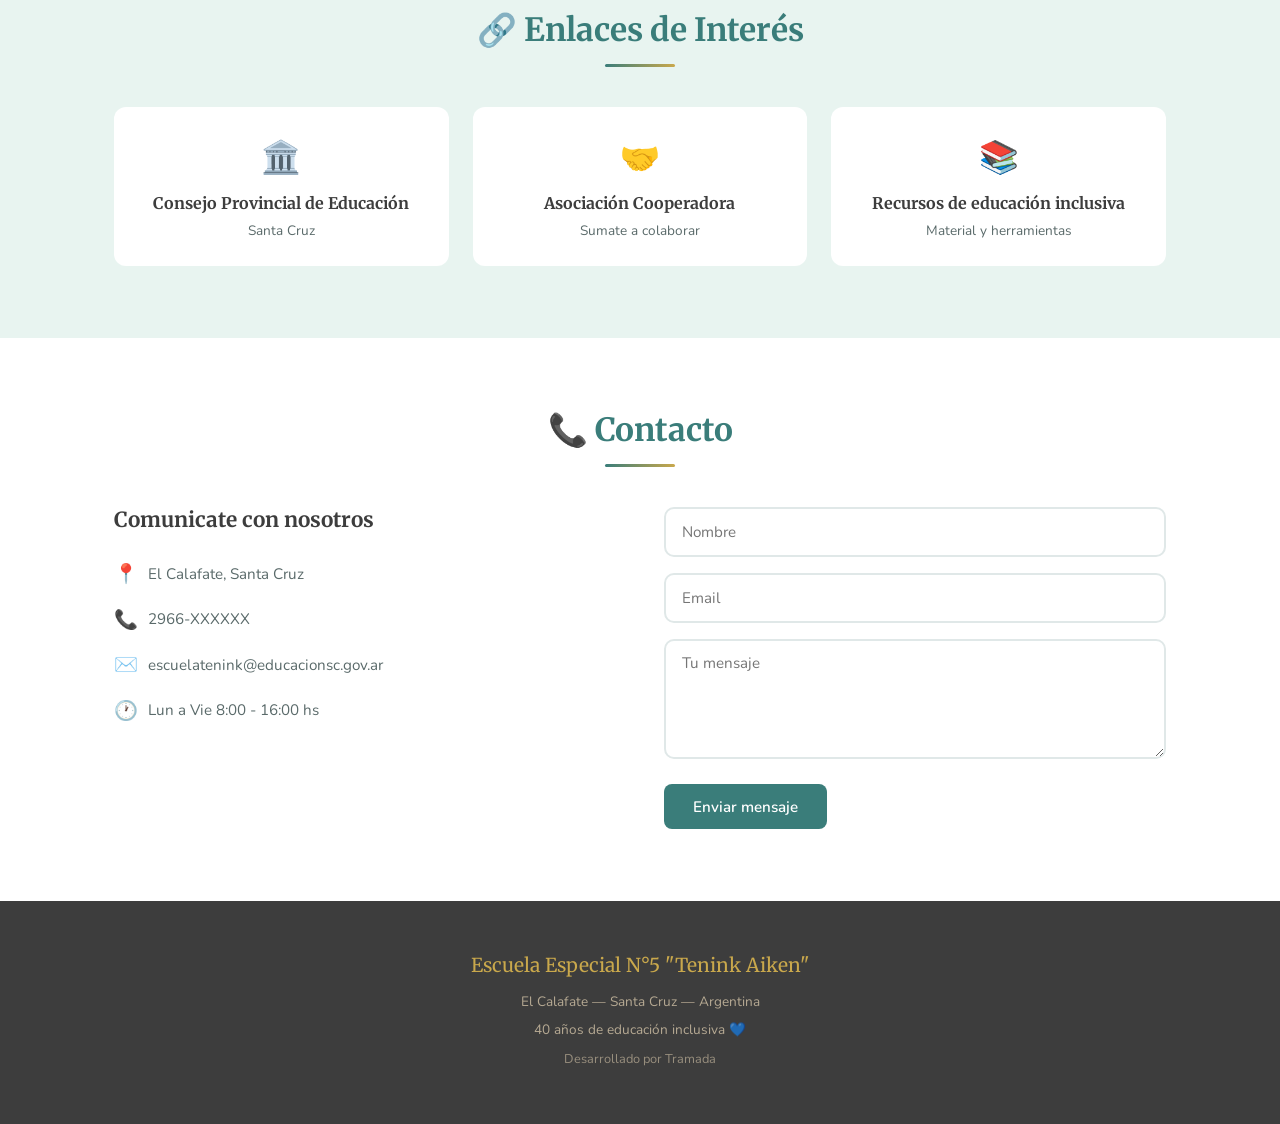
<file: portfolio/escuela-especial-5/index.html>
<!DOCTYPE html>
<html lang="es">
<head>
<meta charset="UTF-8">
<meta name="viewport" content="width=device-width, initial-scale=1.0">
<title>Escuela Especial N°5 "Tenink Aiken" - 40° Aniversario | El Calafate</title>
<meta name="description" content="Escuela Especial N°5 Tenink Aiken de El Calafate, Santa Cruz. Celebrando 40 años de educación inclusiva. Talleres, historia, novedades y galería.">
<link rel="preconnect" href="https://fonts.googleapis.com">
<link href="https://fonts.googleapis.com/css2?family=Merriweather:wght@400;700;900&family=Nunito:wght@300;400;600;700&display=swap" rel="stylesheet">
<style>
*{margin:0;padding:0;box-sizing:border-box}
html{scroll-behavior:smooth}
body{font-family:'Nunito',sans-serif;color:#3d3d3d;background:#fff;line-height:1.7}
h1,h2,h3,h4{font-family:'Merriweather',serif;font-weight:700;color:#3d3d3d;line-height:1.3}
h2{font-size:2rem;text-align:center;margin-bottom:2.5rem;position:relative;color:#3a7d7a}
h2:after{content:'';display:block;width:70px;height:3px;background:linear-gradient(90deg,#3a7d7a,#c9a84c);margin:0.8rem auto 0;border-radius:2px}
.container{max-width:1100px;margin:0 auto;padding:0 1.5rem}
section{padding:4.5rem 0}
.btn{display:inline-flex;align-items:center;gap:0.5rem;padding:0.8rem 1.8rem;border-radius:8px;font-weight:600;text-decoration:none;transition:all 0.3s ease;border:none;cursor:pointer;font-size:0.95rem;font-family:'Nunito',sans-serif}
.btn-primary{background:#3a7d7a;color:#fff}
.btn-primary:hover{background:#2e6563;transform:translateY(-2px);box-shadow:0 4px 15px rgba(58,125,122,0.3)}
.btn-gold{background:#c9a84c;color:#fff}
.btn-gold:hover{background:#b8973e;transform:translateY(-2px)}
.btn-outline{background:transparent;color:#3a7d7a;border:2px solid #3a7d7a}
.btn-outline:hover{background:#3a7d7a;color:#fff}
.text-center{text-align:center}

/* Header */
header{position:fixed;top:0;left:0;right:0;background:rgba(255,255,255,0.95);backdrop-filter:blur(10px);z-index:1000;box-shadow:0 2px 20px rgba(0,0,0,0.06)}
.header-inner{display:flex;justify-content:space-between;align-items:center;padding:0.9rem 1.5rem;max-width:1100px;margin:0 auto}
.logo{display:flex;align-items:center;gap:0.6rem;text-decoration:none;color:#3a7d7a;font-family:'Merriweather',serif;font-weight:900;font-size:1rem}
.logo .logo-icon{width:40px;height:40px;background:linear-gradient(135deg,#3a7d7a,#c9a84c);border-radius:50%;display:flex;align-items:center;justify-content:center;color:#fff;font-size:1.1rem;font-weight:900}
.logo .logo-text span{display:block;font-family:'Nunito',sans-serif;font-weight:300;font-size:0.75rem;color:#6b7a7a}
nav a{color:#3d3d3d;text-decoration:none;margin-left:1.5rem;font-size:0.85rem;font-weight:600;transition:color 0.3s;position:relative}
nav a:hover{color:#3a7d7a}
.aniversario-badge{display:inline-block;background:linear-gradient(135deg,#c9a84c,#d4b85c);color:#fff;padding:0.2rem 0.8rem;border-radius:20px;font-size:0.75rem;font-weight:700;font-family:'Nunito',sans-serif;margin-left:0.6rem}
.menu-toggle{display:none;background:none;border:none;font-size:1.5rem;color:#3a7d7a;cursor:pointer}

/* Hero */
.hero{min-height:90vh;display:flex;align-items:center;background:linear-gradient(135deg,#f5ebe0 0%,#e8f4f0 40%,#fff 100%);padding-top:5rem;position:relative;overflow:hidden}
.hero:before{content:'40';position:absolute;font-family:'Merriweather',serif;font-size:25rem;font-weight:900;color:rgba(58,125,122,0.04);top:-5rem;right:-3rem;line-height:1;pointer-events:none}
.hero .container{display:grid;grid-template-columns:1fr 1fr;gap:3rem;align-items:center;position:relative;z-index:1}
.hero-content h1{font-size:2.8rem;margin-bottom:0.5rem;color:#3d3d3d}
.hero-content h1 .highlight{color:#3a7d7a}
.hero-content .subtitle{font-size:1.1rem;color:#5a6a6a;margin-bottom:0.5rem}
.hero-content .aniversario{display:inline-block;background:linear-gradient(135deg,#3a7d7a,#c9a84c);color:#fff;padding:0.4rem 1.5rem;border-radius:30px;font-weight:700;font-size:1rem;margin-bottom:1.5rem;font-family:'Merriweather',serif}
.hero-content p{font-size:1rem;color:#5a6a6a;margin-bottom:2rem;max-width:500px;line-height:1.8}
.hero-buttons{display:flex;gap:1rem;flex-wrap:wrap}
.hero-image{text-align:center}
.hero-badge-large{width:300px;height:300px;border-radius:50%;background:linear-gradient(135deg,#3a7d7a,#c9a84c);display:flex;flex-direction:column;align-items:center;justify-content:center;margin:0 auto;color:#fff;box-shadow:0 10px 40px rgba(58,125,122,0.25)}
.hero-badge-large .num{font-family:'Merriweather',serif;font-size:5rem;font-weight:900;line-height:1}
.hero-badge-large .label{font-size:1rem;font-weight:300;opacity:0.9}
.hero-badge-large .sub{font-size:0.8rem;font-weight:300;opacity:0.7;margin-top:0.3rem}

/* Novedades */
.novedades{background:#fff}
.novedades-grid{display:grid;grid-template-columns:repeat(3,1fr);gap:2rem}
.noticia-card{background:#f5ebe0;border-radius:16px;overflow:hidden;transition:transform 0.3s,box-shadow 0.3s}
.noticia-card:hover{transform:translateY(-4px);box-shadow:0 8px 25px rgba(0,0,0,0.08)}
.noticia-img{height:180px;background:linear-gradient(135deg,#d4c4a8,#e8f4f0);display:flex;align-items:center;justify-content:center;color:#6b7a7a;font-size:0.9rem}
.noticia-body{padding:1.5rem}
.noticia-body .tag{display:inline-block;background:#3a7d7a;color:#fff;font-size:0.7rem;padding:0.2rem 0.7rem;border-radius:20px;font-weight:600;margin-bottom:0.6rem}
.noticia-body h4{font-size:1.1rem;margin-bottom:0.5rem}
.noticia-body p{font-size:0.9rem;color:#5a6a6a}
.noticia-body .fecha{font-size:0.8rem;color:#8a9a9a;margin-top:0.5rem}

/* Talleres */
.talleres{background:#e8f4f0}
.talleres-grid{display:grid;grid-template-columns:repeat(3,1fr);gap:2rem}
.taller-card{background:#fff;border-radius:16px;padding:2rem;text-align:center;transition:all 0.3s;border-top:4px solid #c9a84c}
.taller-card:hover{transform:translateY(-4px);box-shadow:0 8px 25px rgba(0,0,0,0.08)}
.taller-icon{font-size:2.5rem;margin-bottom:1rem}
.taller-card h4{font-size:1.1rem;margin-bottom:0.5rem}
.taller-card p{font-size:0.9rem;color:#5a6a6a}

/* Historia */
.historia{background:#fff}
.historia-intro{max-width:700px;margin:0 auto 3rem;text-align:center;font-size:1.05rem;color:#5a6a6a}
.timeline{position:relative;max-width:700px;margin:0 auto;padding-left:3rem}
.timeline:before{content:'';position:absolute;left:15px;top:0;bottom:0;width:3px;background:linear-gradient(180deg,#3a7d7a,#c9a84c)}
.timeline-item{position:relative;margin-bottom:2.5rem;padding-left:2rem}
.timeline-item:before{content:'';position:absolute;left:-3rem;top:0.3rem;width:30px;height:30px;border-radius:50%;background:#3a7d7a;border:4px solid #e8f4f0;box-shadow:0 0 0 3px #3a7d7a}
.timeline-item .year{font-family:'Merriweather',serif;font-weight:900;color:#c9a84c;font-size:1.1rem;margin-bottom:0.2rem}
.timeline-item p{color:#5a6a6a;font-size:0.95rem}

/* Galeria */
.galeria{background:#f5ebe0}
.galeria-grid{display:grid;grid-template-columns:repeat(4,1fr);gap:1rem}
.galeria-item{height:200px;border-radius:12px;background:linear-gradient(135deg,#d4c4a8,#e8f4f0);display:flex;align-items:center;justify-content:center;color:#6b7a7a;font-size:0.8rem;transition:transform 0.3s;overflow:hidden}
.galeria-item:hover{transform:scale(1.03)}
.galeria-item.wide{grid-column:span 2}
.galeria-item.tall{grid-row:span 2;height:auto}
.galeria-item.tall .placeholder{height:100%;display:flex;align-items:center;justify-content:center;padding:1rem}

/* Videos */
.videos{background:#fff}
.videos-grid{display:grid;grid-template-columns:repeat(2,1fr);gap:2rem}
.video-item{aspect-ratio:16/9;border-radius:12px;background:#e8f4f0;display:flex;flex-direction:column;align-items:center;justify-content:center;color:#3a7d7a;gap:0.5rem}
.video-item .play-icon{font-size:3rem;opacity:0.6}
.video-item span{font-size:0.85rem;font-weight:600}

/* Enlaces */
.enlaces{background:#e8f4f0}
.enlaces-grid{display:grid;grid-template-columns:repeat(3,1fr);gap:1.5rem}
.enlace-card{background:#fff;border-radius:12px;padding:1.5rem;text-align:center;text-decoration:none;color:#3d3d3d;transition:all 0.3s}
.enlace-card:hover{transform:translateY(-3px);box-shadow:0 6px 20px rgba(0,0,0,0.08)}
.enlace-card .icon{font-size:2rem;margin-bottom:0.5rem}
.enlace-card h4{font-size:1rem;margin-bottom:0.3rem}
.enlace-card p{font-size:0.85rem;color:#5a6a6a}

/* Contacto */
.contacto{background:#fff}
.contacto-grid{display:grid;grid-template-columns:1fr 1fr;gap:3rem}
.contacto-info h3{font-size:1.3rem;margin-bottom:1.5rem}
.contacto-info p{font-size:0.95rem;color:#5a6a6a;margin-bottom:0.8rem;display:flex;align-items:center;gap:0.6rem}
.contacto-info .icon{font-size:1.2rem}
.contacto-form input,.contacto-form textarea{width:100%;padding:0.8rem 1rem;border:2px solid #e0e8e8;border-radius:10px;font-family:'Nunito',sans-serif;font-size:0.95rem;margin-bottom:1rem;transition:border-color 0.3s}
.contacto-form input:focus,.contacto-form textarea:focus{outline:none;border-color:#3a7d7a}
.contacto-form textarea{height:120px;resize:vertical}

/* Footer */
footer{background:#3d3d3d;color:#d4c4a8;padding:3rem 0;text-align:center}
footer .footer-brand{font-family:'Merriweather',serif;font-size:1.2rem;margin-bottom:0.5rem;color:#c9a84c}
footer p{font-size:0.85rem;margin-bottom:0.3rem;opacity:0.8}
footer a{color:#c9a84c;text-decoration:none}
footer a:hover{text-decoration:underline}

/* Accesibilidad */
.sr-only{position:absolute;width:1px;height:1px;padding:0;margin:-1px;overflow:hidden;clip:rect(0,0,0,0);border:0}
:focus{outline:3px solid #3a7d7a;outline-offset:2px}

@media(max-width:768px){
  .hero .container{grid-template-columns:1fr;text-align:center}
  .hero:before{display:none}
  .hero-content h1{font-size:2rem}
  .hero-content p{margin:0 auto 2rem}
  .hero-buttons{justify-content:center}
  .hero-badge-large{width:200px;height:200px}
  .hero-badge-large .num{font-size:3.5rem}
  .novedades-grid,.talleres-grid,.enlaces-grid{grid-template-columns:1fr}
  .galeria-grid{grid-template-columns:repeat(2,1fr)}
  .videos-grid{grid-template-columns:1fr}
  .contacto-grid{grid-template-columns:1fr}
  h2{font-size:1.6rem}
  section{padding:3rem 0}
  .timeline{padding-left:2rem}
  .timeline-item:before{left:-2.2rem;width:24px;height:24px}
  nav{display:none;position:fixed;top:62px;left:0;right:0;background:rgba(255,255,255,0.98);flex-direction:column;padding:1.5rem;box-shadow:0 4px 20px rgba(0,0,0,0.1)}
  nav.show{display:flex}
  nav a{margin:0.8rem 0;font-size:1rem}
  .menu-toggle{display:block}
}
</style>
<link rel="icon" type="image/svg+xml" href="/favicon.svg">
<link rel="icon" type="image/png" sizes="32x32" href="/favicon-32px.png">
<link rel="apple-touch-icon" sizes="180x180" href="/favicon-180px.png">
<meta name="theme-color" content="#1A1A1A">
</head>
<body>

<header>
<div class="header-inner">
<a href="#" class="logo"><div class="logo-icon">T</div><div class="logo-text">Tenink Aiken<span>Escuela Especial N°5</span></div></a>
<span class="aniversario-badge">40° Aniversario</span>
<button class="menu-toggle" onclick="document.querySelector('nav').classList.toggle('show')" aria-label="Menú">☰</button>
<nav>
<a href="#novedades">Novedades</a>
<a href="#talleres">Talleres</a>
<a href="#historia">Historia</a>
<a href="#galeria">Galería</a>
<a href="#videos">Videos</a>
<a href="#enlaces">Enlaces</a>
<a href="#contacto">Contacto</a>
</nav>
</div>
</header>

<section class="hero">
<div class="container">
<div class="hero-content">
<div class="aniversario">🎉 40° Aniversario</div>
<h1>Escuela Especial <span class="highlight">N°5</span><br>"Tenink Aiken"</h1>
<p class="subtitle">El Calafate, Santa Cruz</p>
<p>Desde 1984, construyendo una educación inclusiva que celebra la diversidad y potencia las capacidades de cada estudiante.</p>
<div class="hero-buttons">
<a href="#historia" class="btn btn-primary">Conocé nuestra historia</a>
<a href="#talleres" class="btn btn-outline">Ver talleres</a>
</div>
</div>
<div class="hero-image">
<div class="hero-badge-large" aria-label="40 años">
<span class="num">40</span>
<span class="label">años</span>
<span class="sub">1984 - 2024</span>
</div>
</div>
</div>
</section>

<section class="novedades" id="novedades">
<div class="container">
<h2>📰 Novedades</h2>
<div class="novedades-grid">
<div class="noticia-card">
<div class="noticia-img">📸 Acto 40° Aniversario</div>
<div class="noticia-body">
<span class="tag">Aniversario</span>
<h4>Celebramos nuestros 40 años</h4>
<p>Un emotivo acto con toda la comunidad educativa, ex alumnos, docentes y autoridades. Compartimos recuerdos y miramos hacia el futuro.</p>
<p class="fecha">15 de noviembre, 2024</p>
</div>
</div>
<div class="noticia-card">
<div class="noticia-img">📸 Feria de Talleres</div>
<div class="noticia-body">
<span class="tag">Talleres</span>
<h4>Feria anual de talleres 2024</h4>
<p>Los estudiantes mostraron los trabajos realizados durante el año en los talleres de arte, música, cocina y huerta.</p>
<p class="fecha">20 de octubre, 2024</p>
</div>
</div>
<div class="noticia-card">
<div class="noticia-img">📸 Jornada Inclusiva</div>
<div class="noticia-body">
<span class="tag">Comunidad</span>
<h4>Jornada de puertas abiertas</h4>
<p>Invitamos a toda la comunidad a conocer nuestro proyecto educativo inclusivo y las instalaciones de la escuela.</p>
<p class="fecha">5 de septiembre, 2024</p>
</div>
</div>
</div>
</div>
</section>

<section class="talleres" id="talleres">
<div class="container">
<h2>🎨 Nuestros Talleres</h2>
<div class="talleres-grid">
<div class="taller-card">
<div class="taller-icon">🎨</div>
<h4>Arte</h4>
<p>Expresión plástica, pintura, escultura y manualidades para desarrollar la creatividad y la motricidad fina.</p>
</div>
<div class="taller-card">
<div class="taller-icon">🎵</div>
<h4>Música</h4>
<p>Exploración sonora, percusión, canto y movimiento. La música como herramienta de expresión y comunicación.</p>
</div>
<div class="taller-card">
<div class="taller-icon">🌱</div>
<h4>Huerta</h4>
<p>Contacto con la naturaleza, cuidado de plantas, cultivo estacional y alimentación saludable al aire libre.</p>
</div>
<div class="taller-card">
<div class="taller-icon">🍳</div>
<h4>Cocina</h4>
<p>Preparación de recetas simples, hábitos alimenticios, trabajo en equipo y autonomía en la cocina.</p>
</div>
<div class="taller-card">
<div class="taller-icon">🧩</div>
<h4>Vida Autónoma</h4>
<p>Habilidades para la vida diaria: organización, desplazamiento, comunicación y toma de decisiones.</p>
</div>
</div>
</div>
</section>

<section class="historia" id="historia">
<div class="container">
<h2>📖 Nuestra Historia</h2>
<p class="historia-intro">La Escuela Especial N°5 "Tenink Aiken" nació en 1984 con el sueño de ofrecer una educación que abrace la diversidad. Cuatro décadas después, seguimos creciendo junto a nuestra comunidad.</p>
<div class="timeline">
<div class="timeline-item">
<div class="year">1984</div>
<p>Fundación de la escuela con el nombre "Tenink Aiken" (que significa "nuevo amanecer" en la lengua de los pueblos originarios de la región). Comienza con un pequeño grupo de estudiantes y docentes visionarios.</p>
</div>
<div class="timeline-item">
<div class="year">1995</div>
<p>Inauguración del edificio propio en El Calafate. La escuela amplía su matrícula y comienza a ofrecer talleres de formación laboral.</p>
</div>
<div class="timeline-item">
<div class="year">2005</div>
<p>Se incorporan los talleres de arte y música como ejes del proyecto pedagógico. La escuela se consolida como referente en educación inclusiva en la provincia.</p>
</div>
<div class="timeline-item">
<div class="year">2014</div>
<p>30° aniversario. Se inaugura el taller de huerta y cocina, integrando la educación ambiental y la alimentación saludable al proyecto institucional.</p>
</div>
<div class="timeline-item">
<div class="year">2024</div>
<p>Celebramos 40 años de educación inclusiva. La escuela sigue creciendo con nuevos talleres, tecnología y el compromiso de siempre: acompañar a cada estudiante en su camino.</p>
</div>
</div>
</div>
</section>

<section class="galeria" id="galeria">
<div class="container">
<h2>📸 Galería</h2>
<div class="galeria-grid">
<div class="galeria-item wide">📷 Acto 40° aniversario</div>
<div class="galeria-item">📷 Taller de arte</div>
<div class="galeria-item tall"><div class="placeholder">📷 Estudiantes<br>en clase</div></div>
<div class="galeria-item">📷 Huerta escolar</div>
<div class="galeria-item">📷 Música</div>
<div class="galeria-item wide">📷 Feria de talleres</div>
<div class="galeria-item">📷 Cocina</div>
</div>
</div>
</section>

<section class="videos" id="videos">
<div class="container">
<h2>🎥 Videos</h2>
<div class="videos-grid">
<div class="video-item">
<span class="play-icon">▶️</span>
<span>Video institucional 40° aniversario</span>
</div>
<div class="video-item">
<span class="play-icon">▶️</span>
<span>Feria de talleres 2024</span>
</div>
</div>
</div>
</section>

<section class="enlaces" id="enlaces">
<div class="container">
<h2>🔗 Enlaces de Interés</h2>
<div class="enlaces-grid">
<a href="#" class="enlace-card">
<div class="icon">🏛️</div>
<h4>Consejo Provincial de Educación</h4>
<p>Santa Cruz</p>
</a>
<a href="#" class="enlace-card">
<div class="icon">🤝</div>
<h4>Asociación Cooperadora</h4>
<p>Sumate a colaborar</p>
</a>
<a href="#" class="enlace-card">
<div class="icon">📚</div>
<h4>Recursos de educación inclusiva</h4>
<p>Material y herramientas</p>
</a>
</div>
</div>
</section>

<section class="contacto" id="contacto">
<div class="container">
<h2>📞 Contacto</h2>
<div class="contacto-grid">
<div class="contacto-info">
<h3>Comunicate con nosotros</h3>
<p><span class="icon">📍</span> El Calafate, Santa Cruz</p>
<p><span class="icon">📞</span> 2966-XXXXXX</p>
<p><span class="icon">✉️</span> escuelatenink@educacionsc.gov.ar</p>
<p><span class="icon">🕐</span> Lun a Vie 8:00 - 16:00 hs</p>
</div>
<form class="contacto-form" onsubmit="alert('Gracias por contactarte con la Escuela Tenink Aiken. Te responderemos a la brevedad.');return false">
<input type="text" placeholder="Nombre" required>
<input type="email" placeholder="Email" required>
<textarea placeholder="Tu mensaje" required></textarea>
<button type="submit" class="btn btn-primary">Enviar mensaje</button>
</form>
</div>
</div>
</section>

<footer>
<div class="container">
<div class="footer-brand">Escuela Especial N°5 "Tenink Aiken"</div>
<p>El Calafate — Santa Cruz — Argentina</p>
<p>40 años de educación inclusiva 💙</p>
<p style="margin-top:0.5rem;font-size:0.8rem;opacity:0.6">Desarrollado por Tramada</p>
</div>
</footer>

</body>
</html>
</file>
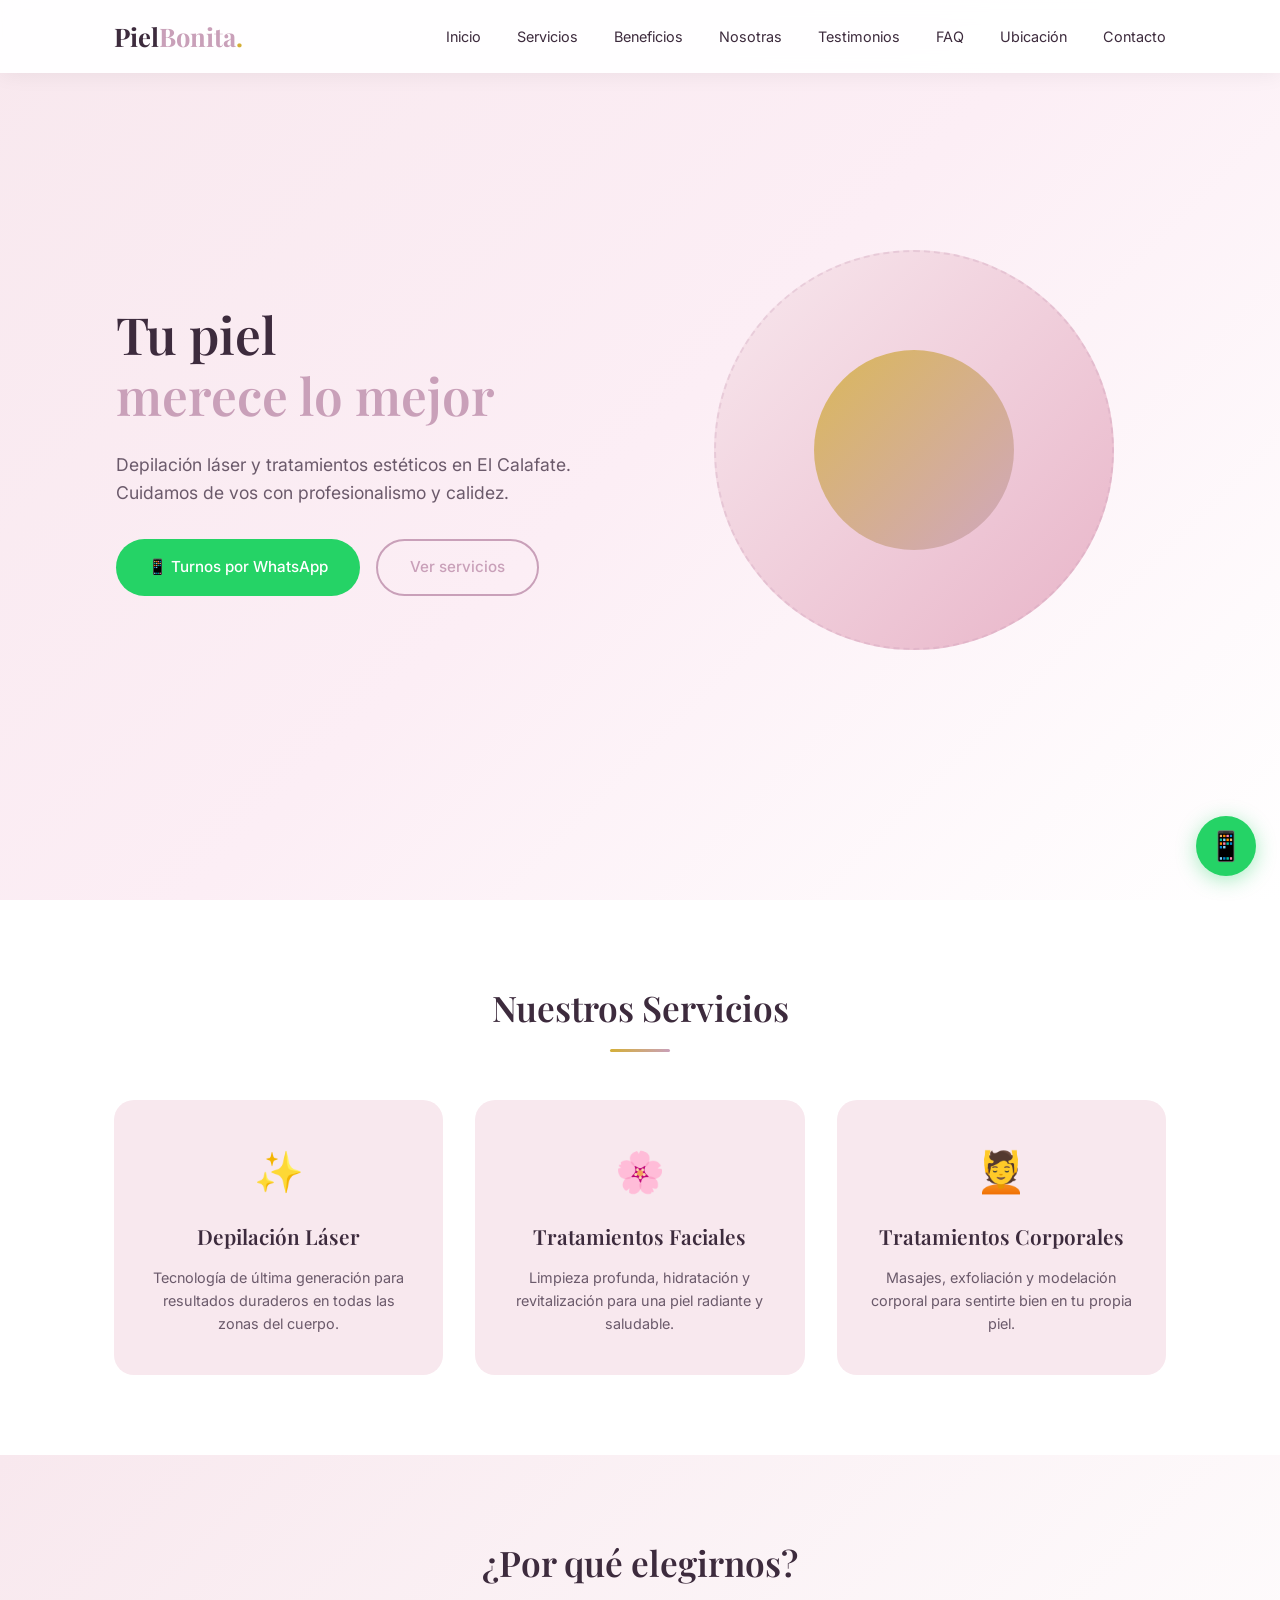
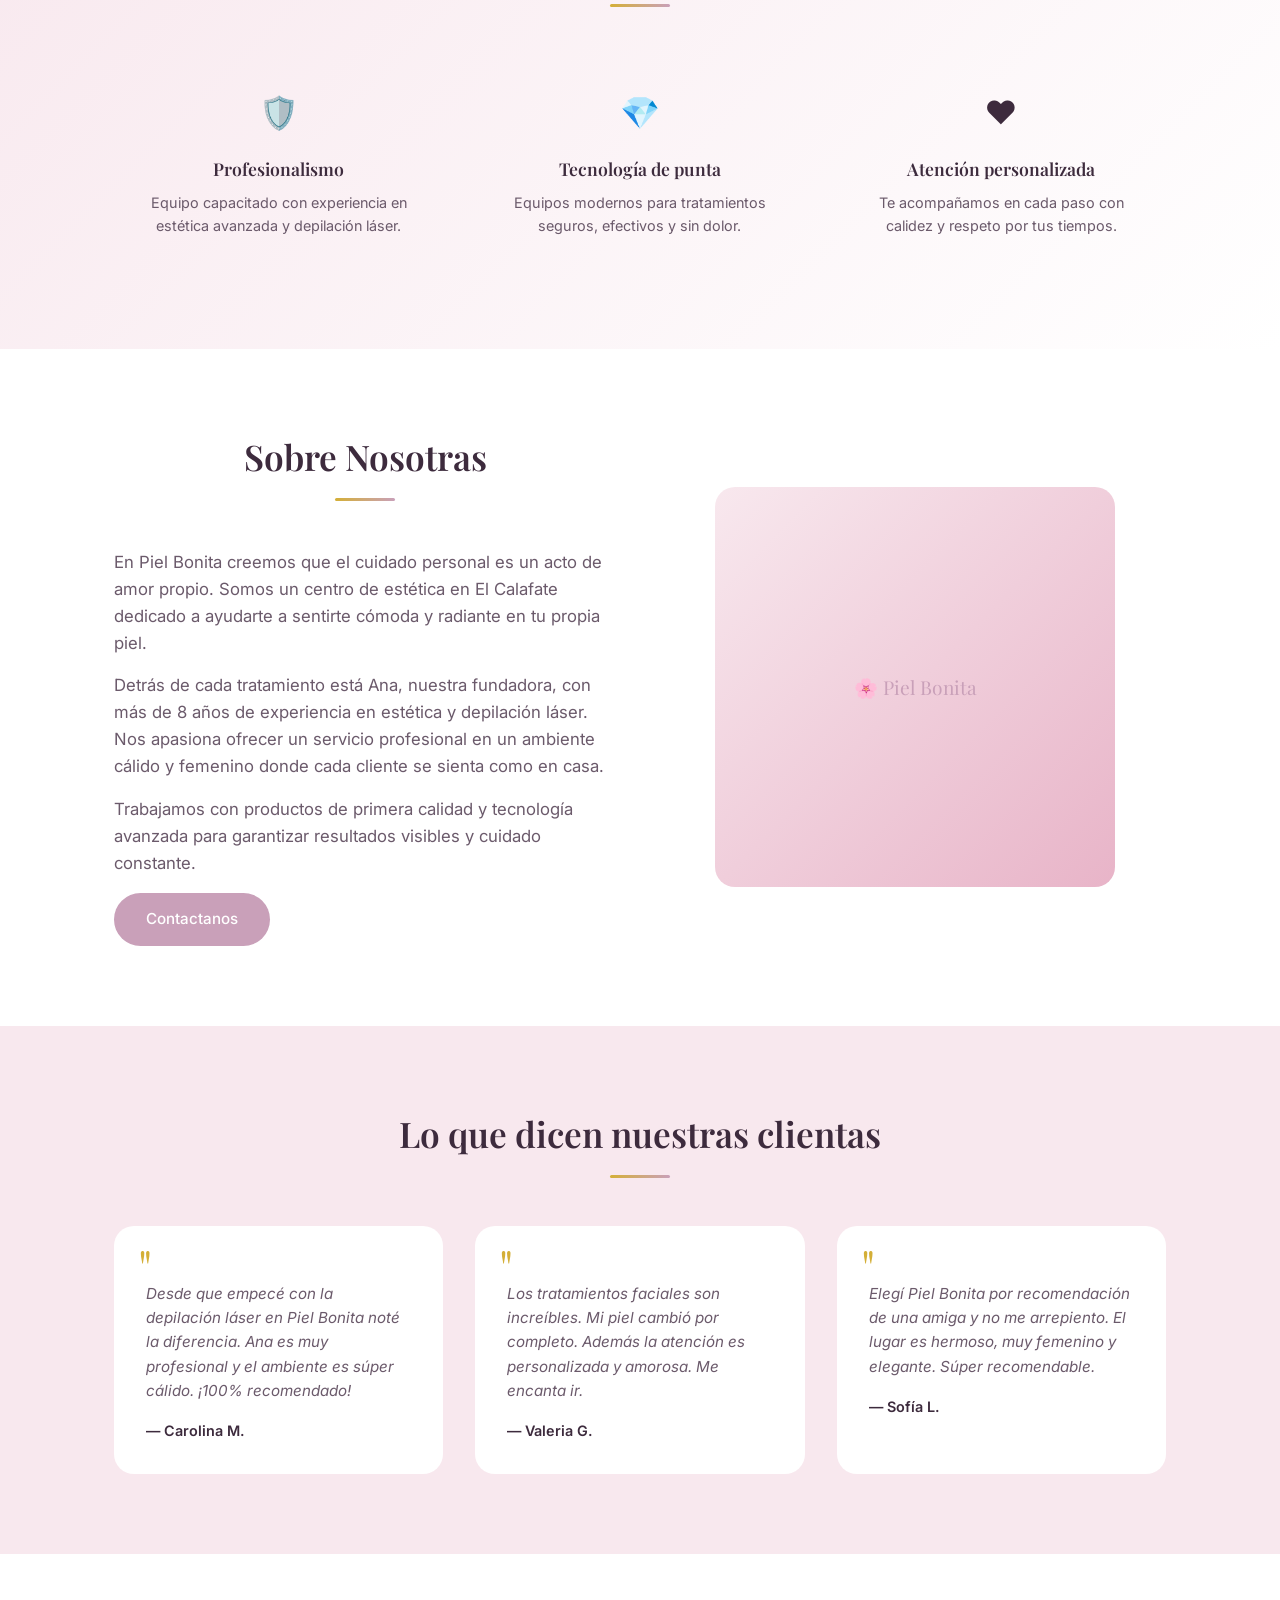
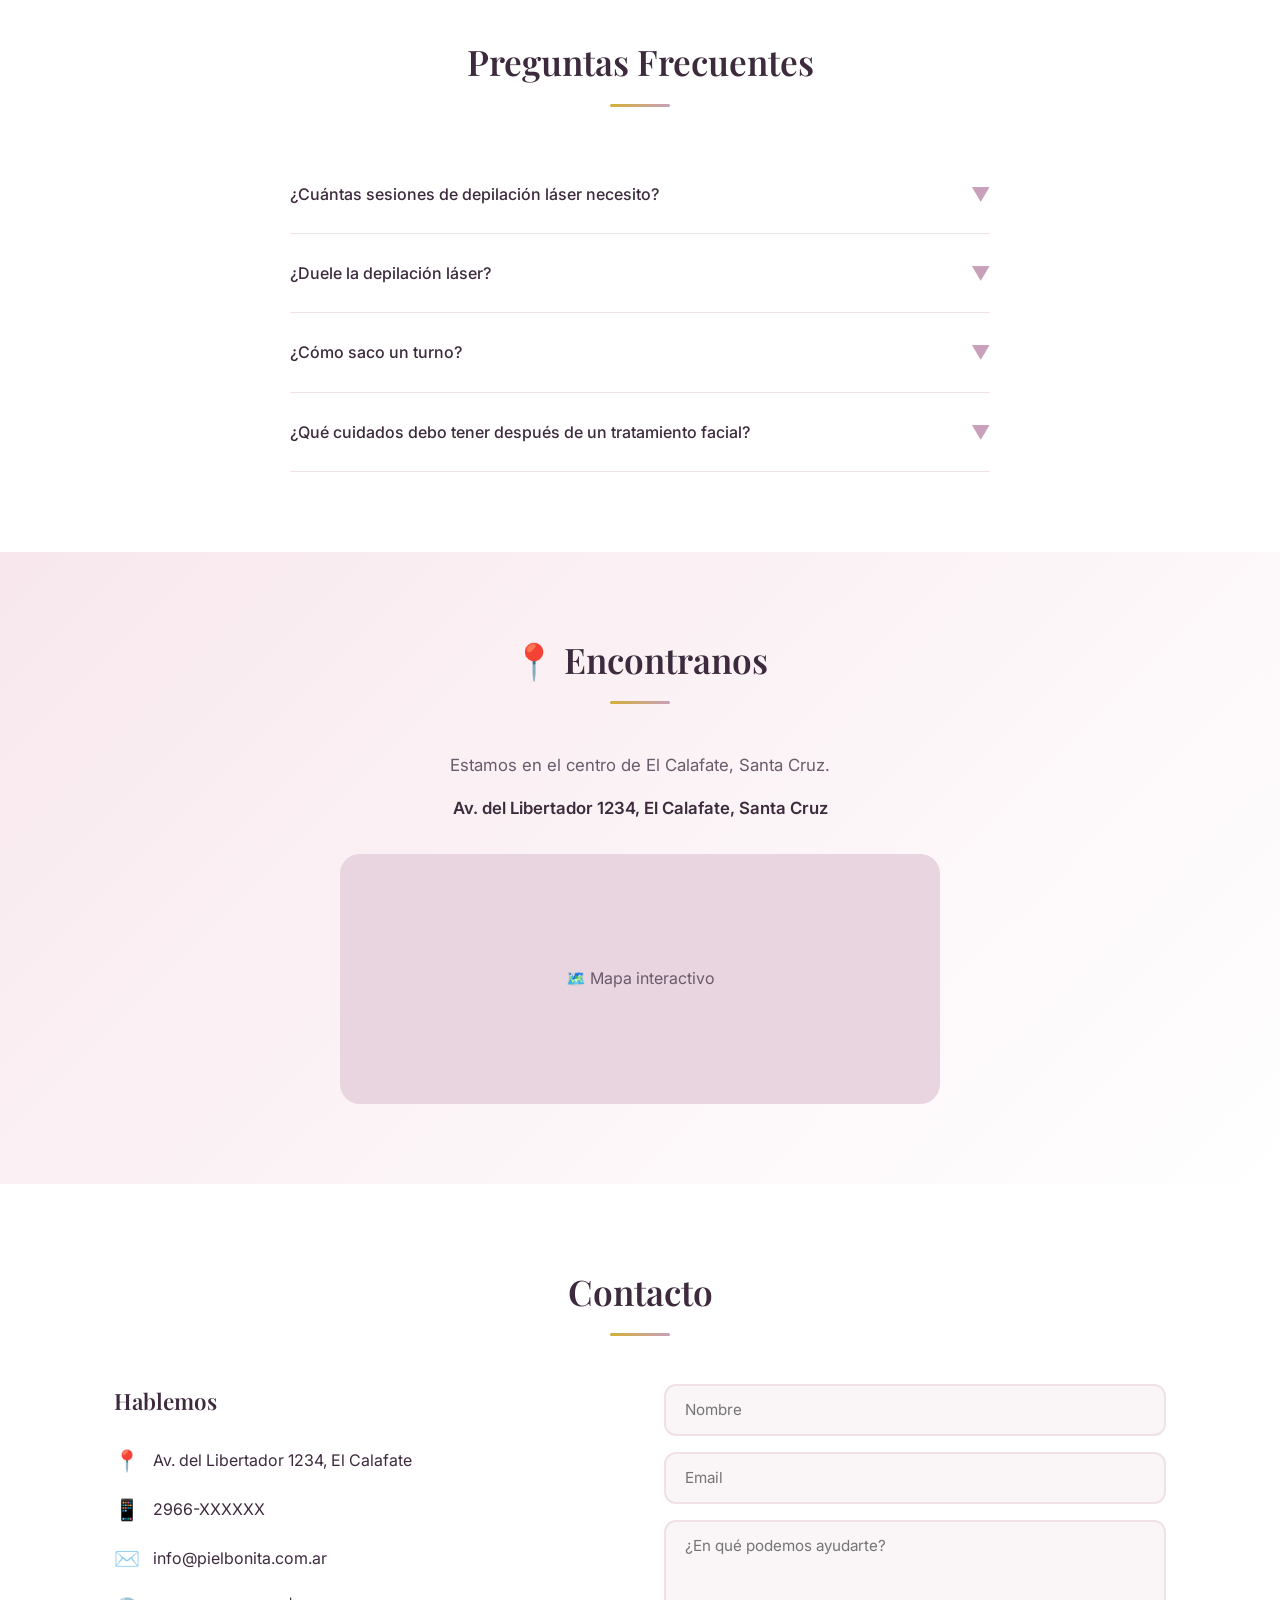
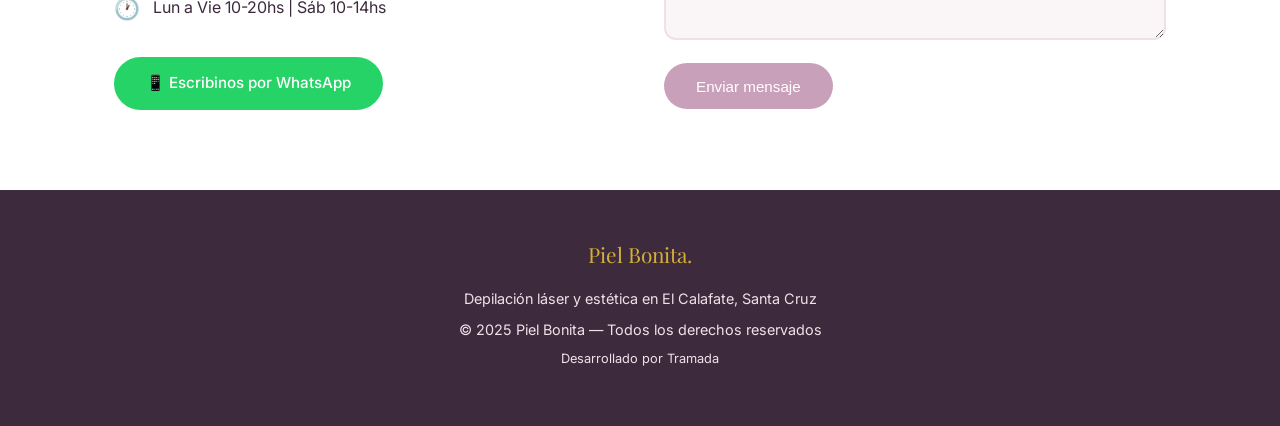
<file: portfolio/piel-bonita/index.html>
<!DOCTYPE html>
<html lang="es">
<head>
<meta charset="UTF-8">
<meta name="viewport" content="width=device-width, initial-scale=1.0">
<title>Piel Bonita - Depilación Láser y Estética | El Calafate</title>
<meta name="description" content="Centro de depilación láser y estética en El Calafate. Tratamientos faciales, corporales y depilación láser. Turnos por WhatsApp.">
<link rel="preconnect" href="https://fonts.googleapis.com">
<link href="https://fonts.googleapis.com/css2?family=Playfair+Display:wght@400;600;700&family=Inter:wght@300;400;500;600&display=swap" rel="stylesheet">
<style>
*{margin:0;padding:0;box-sizing:border-box}
html{scroll-behavior:smooth}
body{font-family:'Inter',sans-serif;color:#3d2b3d;background:#fff;line-height:1.6}
h1,h2,h3,h4{font-family:'Playfair Display',serif;font-weight:600;color:#3d2b3d}
h2{font-size:2.2rem;text-align:center;margin-bottom:3rem;position:relative}
h2:after{content:'';display:block;width:60px;height:3px;background:linear-gradient(90deg,#d4af37,#c9a0b9);margin:0.8rem auto 0;border-radius:2px}
.container{max-width:1100px;margin:0 auto;padding:0 1.5rem}
section{padding:5rem 0}
.btn{display:inline-flex;align-items:center;gap:0.5rem;padding:0.9rem 2rem;border-radius:50px;font-weight:500;text-decoration:none;transition:all 0.3s ease;border:none;cursor:pointer;font-size:0.95rem}
.btn-primary{background:#c9a0b9;color:#fff}
.btn-primary:hover{background:#b888a8;transform:translateY(-2px);box-shadow:0 4px 15px rgba(201,160,185,0.4)}
.btn-whatsapp{background:#25D366;color:#fff}
.btn-whatsapp:hover{background:#20bd5a;transform:translateY(-2px);box-shadow:0 4px 15px rgba(37,211,102,0.4)}
.btn-outline{background:transparent;color:#c9a0b9;border:2px solid #c9a0b9}
.btn-outline:hover{background:#c9a0b9;color:#fff}
.btn-gold{background:#d4af37;color:#fff}
.btn-gold:hover{background:#c4a030;transform:translateY(-2px);box-shadow:0 4px 15px rgba(212,175,55,0.4)}
.text-center{text-align:center}

/* Header */
header{position:fixed;top:0;left:0;right:0;background:rgba(255,255,255,0.95);backdrop-filter:blur(10px);z-index:1000;box-shadow:0 2px 20px rgba(0,0,0,0.06)}
.header-inner{display:flex;justify-content:space-between;align-items:center;padding:1rem 1.5rem;max-width:1100px;margin:0 auto}
.logo{font-family:'Playfair Display',serif;font-size:1.6rem;font-weight:700;color:#3d2b3d;text-decoration:none}
.logo span{color:#c9a0b9}
.logo .dot{color:#d4af37}
nav a{color:#3d2b3d;text-decoration:none;margin-left:2rem;font-size:0.9rem;font-weight:400;transition:color 0.3s;position:relative}
nav a:hover{color:#c9a0b9}
nav a:after{content:'';position:absolute;bottom:-4px;left:0;width:0;height:2px;background:#c9a0b9;transition:width 0.3s}
nav a:hover:after{width:100%}
.menu-toggle{display:none;background:none;border:none;font-size:1.5rem;color:#3d2b3d;cursor:pointer}

/* Hero */
.hero{min-height:100vh;display:flex;align-items:center;background:linear-gradient(135deg,#f8e8ee 0%,#fceef5 50%,#fff 100%);padding-top:5rem}
.hero .container{display:grid;grid-template-columns:1fr 1fr;gap:3rem;align-items:center}
.hero-content h1{font-size:3.2rem;line-height:1.2;margin-bottom:1.5rem}
.hero-content h1 span{color:#c9a0b9}
.hero-content p{font-size:1.1rem;color:#6b5a6b;margin-bottom:2rem;max-width:500px}
.hero-buttons{display:flex;gap:1rem;flex-wrap:wrap}
.hero-image{text-align:center}
.hero-image .circle{width:400px;height:400px;border-radius:50%;background:linear-gradient(135deg,#f8e8ee,#e8b4c8);display:flex;align-items:center;justify-content:center;margin:0 auto;position:relative}
.hero-image .circle-inner{width:200px;height:200px;border-radius:50%;background:linear-gradient(135deg,#d4af37,#c9a0b9);opacity:0.8}
.hero-image .deco{position:absolute;width:100%;height:100%;border-radius:50%;border:2px dashed rgba(201,160,185,0.3);animation:spin 30s linear infinite}
@keyframes spin{to{transform:rotate(360deg)}}

/* Servicios */
.servicios{background:#fff}
.servicios-grid{display:grid;grid-template-columns:repeat(3,1fr);gap:2rem}
.servicio-card{background:#f8e8ee;padding:2.5rem 2rem;border-radius:20px;text-align:center;transition:all 0.3s}
.servicio-card:hover{transform:translateY(-5px);box-shadow:0 10px 30px rgba(200,160,185,0.2)}
.servicio-icon{font-size:2.5rem;margin-bottom:1rem}
.servicio-card h3{font-size:1.3rem;margin-bottom:0.8rem}
.servicio-card p{font-size:0.9rem;color:#6b5a6b}

/* Beneficios */
.beneficios{background:linear-gradient(135deg,#f8e8ee,#fff)}
.beneficios-grid{display:grid;grid-template-columns:repeat(3,1fr);gap:2rem}
.beneficio-item{text-align:center;padding:2rem}
.beneficio-icon{font-size:2rem;margin-bottom:1rem}
.beneficio-item h4{font-size:1.1rem;margin-bottom:0.5rem}
.beneficio-item p{font-size:0.9rem;color:#6b5a6b}

/* Sobre Nosotras */
.sobre{background:#fff}
.sobre .container{display:grid;grid-template-columns:1fr 1fr;gap:3rem;align-items:center}
.sobre-texto p{font-size:1.05rem;color:#6b5a6b;margin-bottom:1rem}
.sobre-imagen{text-align:center}
.sobre-imagen .placeholder{width:100%;max-width:400px;height:400px;border-radius:20px;background:linear-gradient(135deg,#f8e8ee,#e8b4c8);display:flex;align-items:center;justify-content:center;color:#c9a0b9;font-family:'Playfair Display',serif;font-size:1.2rem;margin:0 auto}

/* Testimonios */
.testimonios{background:#f8e8ee}
.testimonios-grid{display:grid;grid-template-columns:repeat(3,1fr);gap:2rem}
.testimonio-card{background:#fff;padding:2rem;border-radius:20px;position:relative}
.testimonio-card:before{content:'"';font-family:'Playfair Display',serif;font-size:3rem;color:#d4af37;position:absolute;top:1rem;left:1.5rem;line-height:1}
.testimonio-card p{font-size:0.95rem;color:#6b5a6b;margin-bottom:1rem;padding-top:1.5rem;font-style:italic}
.testimonio-autor{font-weight:600;color:#3d2b3d;font-size:0.9rem}

/* FAQ */
.faq{background:#fff}
.faq-list{max-width:700px;margin:0 auto}
.faq-item{border-bottom:1px solid #f0e0e8;padding:1.2rem 0}
.faq-question{display:flex;justify-content:space-between;align-items:center;cursor:pointer;font-weight:500;font-size:1rem;color:#3d2b3d;background:none;border:none;width:100%;text-align:left;padding:0.5rem 0;font-family:'Inter',sans-serif}
.faq-question .arrow{font-size:1.2rem;transition:transform 0.3s;color:#c9a0b9}
.faq-question.active .arrow{transform:rotate(180deg)}
.faq-answer{padding:0 0 0.5rem 0;font-size:0.9rem;color:#6b5a6b;display:none;line-height:1.7}
.faq-answer.show{display:block}

/* Ubicacion */
.ubicacion{background:linear-gradient(135deg,#f8e8ee,#fff);text-align:center}
.ubicacion p{font-size:1.05rem;color:#6b5a6b;margin-bottom:1rem}
.ubicacion .direccion{font-weight:600;color:#3d2b3d;margin-bottom:2rem}
.ubicacion-map{max-width:600px;margin:0 auto;height:250px;border-radius:20px;background:#e8d5e0;display:flex;align-items:center;justify-content:center;color:#6b5a6b}

/* Contacto */
.contacto{background:#fff}
.contacto-grid{display:grid;grid-template-columns:1fr 1fr;gap:3rem}
.contacto-info h3{font-size:1.4rem;margin-bottom:1.5rem}
.contacto-info p{font-size:0.95rem;color:#6b5a6b;margin-bottom:0.5rem}
.contacto-info .contacto-item{display:flex;align-items:center;gap:0.8rem;margin-bottom:1rem}
.contacto-info .contacto-icon{font-size:1.3rem}
.contacto-form input,.contacto-form textarea{width:100%;padding:0.9rem 1.2rem;border:2px solid #f0e0e8;border-radius:12px;font-family:'Inter',sans-serif;font-size:0.95rem;margin-bottom:1rem;transition:border-color 0.3s;background:#faf5f7}
.contacto-form input:focus,.contacto-form textarea:focus{outline:none;border-color:#c9a0b9}
.contacto-form textarea{height:120px;resize:vertical}

/* Footer */
footer{background:#3d2b3d;color:#f0e0e8;padding:3rem 0;text-align:center}
footer p{font-size:0.9rem;margin-bottom:0.5rem}
footer .footer-brand{font-family:'Playfair Display',serif;font-size:1.3rem;margin-bottom:1rem;color:#d4af37}

/* WhatsApp Float */
.whatsapp-float{position:fixed;bottom:1.5rem;right:1.5rem;width:60px;height:60px;background:#25D366;border-radius:50%;display:flex;align-items:center;justify-content:center;box-shadow:0 4px 20px rgba(37,211,102,0.4);z-index:999;cursor:pointer;transition:all 0.3s;text-decoration:none;color:#fff;font-size:1.8rem}
.whatsapp-float:hover{transform:scale(1.1);box-shadow:0 6px 25px rgba(37,211,102,0.5)}

/* Responsive */
@media(max-width:768px){
  .hero .container{grid-template-columns:1fr;text-align:center}
  .hero-content h1{font-size:2.4rem}
  .hero-content p{margin:0 auto 2rem}
  .hero-buttons{justify-content:center}
  .hero-image .circle{width:280px;height:280px}
  .hero-image .circle-inner{width:140px;height:140px}
  .servicios-grid,.beneficios-grid,.testimonios-grid{grid-template-columns:1fr}
  .sobre .container{grid-template-columns:1fr;text-align:center}
  .contacto-grid{grid-template-columns:1fr}
  h2{font-size:1.8rem}
  section{padding:3rem 0}
  nav{display:none;position:fixed;top:70px;left:0;right:0;background:rgba(255,255,255,0.98);flex-direction:column;padding:1.5rem;box-shadow:0 4px 20px rgba(0,0,0,0.1)}
  nav.show{display:flex}
  nav a{margin:0.8rem 0;font-size:1.1rem}
  .menu-toggle{display:block}
}
</style>
<link rel="icon" type="image/svg+xml" href="/favicon.svg">
<link rel="icon" type="image/png" sizes="32x32" href="/favicon-32px.png">
<link rel="apple-touch-icon" sizes="180x180" href="/favicon-180px.png">
<meta name="theme-color" content="#1A1A1A">
</head>
<body>

<header>
<div class="header-inner">
<a href="#" class="logo">Piel<span>Bonita</span><span class="dot">.</span></a>
<button class="menu-toggle" onclick="document.querySelector('nav').classList.toggle('show')">☰</button>
<nav>
<a href="#inicio">Inicio</a>
<a href="#servicios">Servicios</a>
<a href="#beneficios">Beneficios</a>
<a href="#sobre">Nosotras</a>
<a href="#testimonios">Testimonios</a>
<a href="#faq">FAQ</a>
<a href="#ubicacion">Ubicación</a>
<a href="#contacto">Contacto</a>
</nav>
</div>
</header>

<section class="hero" id="inicio">
<div class="container">
<div class="hero-content">
<h1>Tu piel<br><span>merece lo mejor</span></h1>
<p>Depilación láser y tratamientos estéticos en El Calafate. Cuidamos de vos con profesionalismo y calidez.</p>
<div class="hero-buttons">
<a href="https://wa.me/5492966XXXXXX" class="btn btn-whatsapp" target="_blank">📱 Turnos por WhatsApp</a>
<a href="#servicios" class="btn btn-outline">Ver servicios</a>
</div>
</div>
<div class="hero-image">
<div class="circle">
<div class="circle-inner"></div>
<div class="deco"></div>
</div>
</div>
</div>
</section>

<section class="servicios" id="servicios">
<div class="container">
<h2>Nuestros Servicios</h2>
<div class="servicios-grid">
<div class="servicio-card">
<div class="servicio-icon">✨</div>
<h3>Depilación Láser</h3>
<p>Tecnología de última generación para resultados duraderos en todas las zonas del cuerpo.</p>
</div>
<div class="servicio-card">
<div class="servicio-icon">🌸</div>
<h3>Tratamientos Faciales</h3>
<p>Limpieza profunda, hidratación y revitalización para una piel radiante y saludable.</p>
</div>
<div class="servicio-card">
<div class="servicio-icon">💆</div>
<h3>Tratamientos Corporales</h3>
<p>Masajes, exfoliación y modelación corporal para sentirte bien en tu propia piel.</p>
</div>
</div>
</div>
</section>

<section class="beneficios" id="beneficios">
<div class="container">
<h2>¿Por qué elegirnos?</h2>
<div class="beneficios-grid">
<div class="beneficio-item">
<div class="beneficio-icon">🛡️</div>
<h4>Profesionalismo</h4>
<p>Equipo capacitado con experiencia en estética avanzada y depilación láser.</p>
</div>
<div class="beneficio-item">
<div class="beneficio-icon">💎</div>
<h4>Tecnología de punta</h4>
<p>Equipos modernos para tratamientos seguros, efectivos y sin dolor.</p>
</div>
<div class="beneficio-item">
<div class="beneficio-icon">❤️</div>
<h4>Atención personalizada</h4>
<p>Te acompañamos en cada paso con calidez y respeto por tus tiempos.</p>
</div>
</div>
</div>
</section>

<section class="sobre" id="sobre">
<div class="container">
<div class="sobre-texto">
<h2>Sobre Nosotras</h2>
<p>En Piel Bonita creemos que el cuidado personal es un acto de amor propio. Somos un centro de estética en El Calafate dedicado a ayudarte a sentirte cómoda y radiante en tu propia piel.</p>
<p>Detrás de cada tratamiento está Ana, nuestra fundadora, con más de 8 años de experiencia en estética y depilación láser. Nos apasiona ofrecer un servicio profesional en un ambiente cálido y femenino donde cada cliente se sienta como en casa.</p>
<p>Trabajamos con productos de primera calidad y tecnología avanzada para garantizar resultados visibles y cuidado constante.</p>
<a href="https://wa.me/5492966XXXXXX" class="btn btn-primary">Contactanos</a>
</div>
<div class="sobre-imagen">
<div class="placeholder">🌸 Piel Bonita</div>
</div>
</div>
</section>

<section class="testimonios" id="testimonios">
<div class="container">
<h2>Lo que dicen nuestras clientas</h2>
<div class="testimonios-grid">
<div class="testimonio-card">
<p>Desde que empecé con la depilación láser en Piel Bonita noté la diferencia. Ana es muy profesional y el ambiente es súper cálido. ¡100% recomendado!</p>
<div class="testimonio-autor">— Carolina M.</div>
</div>
<div class="testimonio-card">
<p>Los tratamientos faciales son increíbles. Mi piel cambió por completo. Además la atención es personalizada y amorosa. Me encanta ir.</p>
<div class="testimonio-autor">— Valeria G.</div>
</div>
<div class="testimonio-card">
<p>Elegí Piel Bonita por recomendación de una amiga y no me arrepiento. El lugar es hermoso, muy femenino y elegante. Súper recomendable.</p>
<div class="testimonio-autor">— Sofía L.</div>
</div>
</div>
</div>
</section>

<section class="faq" id="faq">
<div class="container">
<h2>Preguntas Frecuentes</h2>
<div class="faq-list">
<div class="faq-item">
<button class="faq-question" onclick="toggleFaq(this)">¿Cuántas sesiones de depilación láser necesito? <span class="arrow">▼</span></button>
<div class="faq-answer">Generalmente se recomiendan entre 6 y 8 sesiones para resultados óptimos, dependiendo del tipo de piel y vello. Cada sesión se espacia cada 4-6 semanas.</div>
</div>
<div class="faq-item">
<button class="faq-question" onclick="toggleFaq(this)">¿Duele la depilación láser? <span class="arrow">▼</span></button>
<div class="faq-answer">Nuestro equipo cuenta con tecnología de última generación que minimiza las molestias. La mayoría de las clientas lo describen como una sensación de cosquilleo o pequeño pinchazo.</div>
</div>
<div class="faq-item">
<button class="faq-question" onclick="toggleFaq(this)">¿Cómo saco un turno? <span class="arrow">▼</span></button>
<div class="faq-answer">Podés contactarnos por WhatsApp al 2966-XXXXXX o completar el formulario de contacto en esta página. Te respondemos a la brevedad para coordinar el mejor horario.</div>
</div>
<div class="faq-item">
<button class="faq-question" onclick="toggleFaq(this)">¿Qué cuidados debo tener después de un tratamiento facial? <span class="arrow">▼</span></button>
<div class="faq-answer">Evitar exposición al sol por 48 horas, no aplicar maquillaje el resto del día y usar protector solar. Te daremos indicaciones detalladas después de cada sesión.</div>
</div>
</div>
</div>
</section>

<section class="ubicacion" id="ubicacion">
<div class="container">
<h2>📍 Encontranos</h2>
<p>Estamos en el centro de El Calafate, Santa Cruz.</p>
<p class="direccion">Av. del Libertador 1234, El Calafate, Santa Cruz</p>
<div class="ubicacion-map">🗺️ Mapa interactivo</div>
</div>
</section>

<section class="contacto" id="contacto">
<div class="container">
<h2>Contacto</h2>
<div class="contacto-grid">
<div class="contacto-info">
<h3>Hablemos</h3>
<div class="contacto-item"><span class="contacto-icon">📍</span> Av. del Libertador 1234, El Calafate</div>
<div class="contacto-item"><span class="contacto-icon">📱</span> 2966-XXXXXX</div>
<div class="contacto-item"><span class="contacto-icon">✉️</span> info@pielbonita.com.ar</div>
<div class="contacto-item"><span class="contacto-icon">🕐</span> Lun a Vie 10-20hs | Sáb 10-14hs</div>
<a href="https://wa.me/5492966XXXXXX" class="btn btn-whatsapp" style="margin-top:1rem" target="_blank">📱 Escribinos por WhatsApp</a>
</div>
<form class="contacto-form" onsubmit="alert('Gracias por contactarte! Te responderemos a la brevedad.');return false">
<input type="text" placeholder="Nombre" required>
<input type="email" placeholder="Email" required>
<textarea placeholder="¿En qué podemos ayudarte?" required></textarea>
<button type="submit" class="btn btn-primary">Enviar mensaje</button>
</form>
</div>
</div>
</section>

<footer>
<div class="container">
<div class="footer-brand">Piel Bonita.</div>
<p>Depilación láser y estética en El Calafate, Santa Cruz</p>
<p>© 2025 Piel Bonita — Todos los derechos reservados</p>
<p style="margin-top:0.5rem;font-size:0.8rem">Desarrollado por Tramada</p>
</div>
</footer>

<a href="https://wa.me/5492966XXXXXX" class="whatsapp-float" target="_blank" aria-label="WhatsApp">📱</a>

<script>
function toggleFaq(btn){btn.classList.toggle('active');btn.nextElementSibling.classList.toggle('show')}
</script>

</body>
</html>
</file>
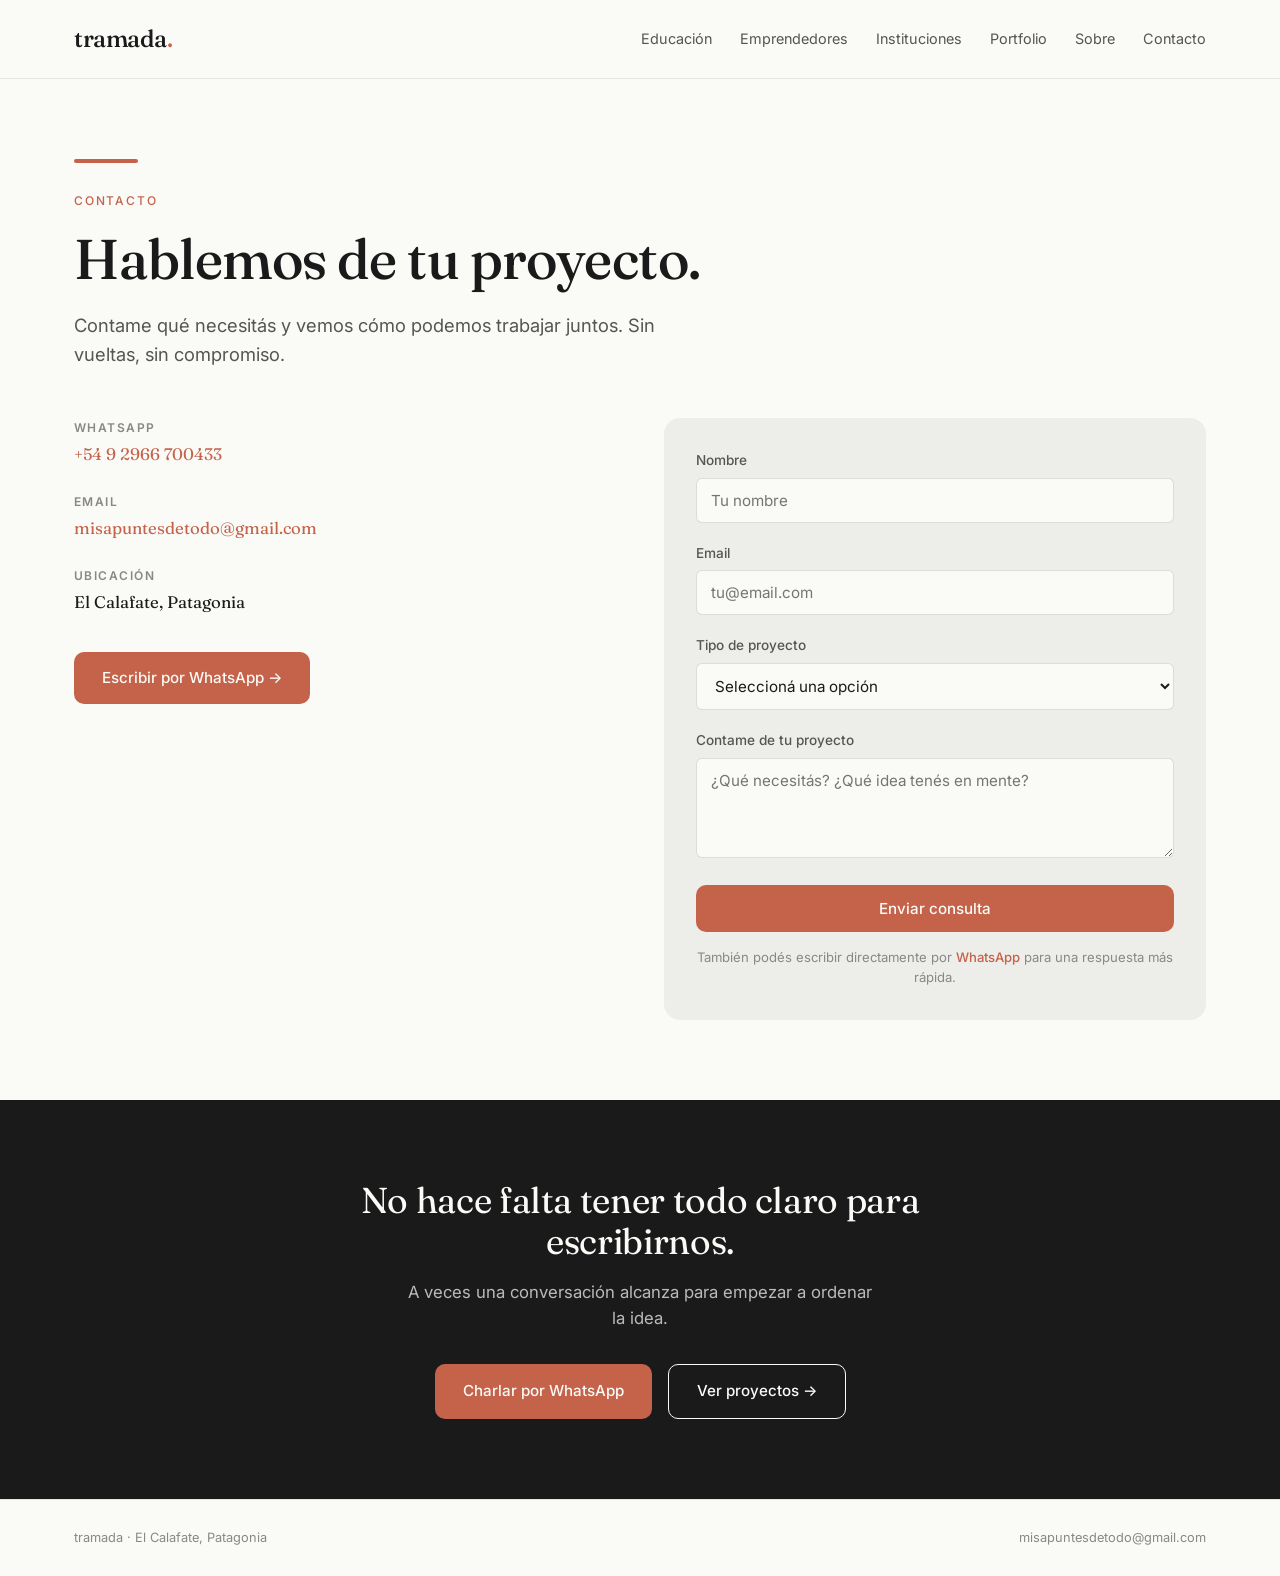
<file: contacto.html>
<!DOCTYPE html>
<html lang="es">
<head>
  <meta charset="UTF-8">
  <meta name="viewport" content="width=device-width, initial-scale=1.0">
  <title>Contacto · Tramada</title>
  <meta name="description" content="Hablemos de tu proyecto. Contactanos por WhatsApp o mail. Tramada · estudio digital en El Calafate, Patagonia.">
  <link rel="stylesheet" href="styles.css">
  <style>
    .contact-grid {
      display: grid;
      grid-template-columns: 1fr 1fr;
      gap: 48px;
      align-items: start;
    }
    .contact-info {
      display: flex;
      flex-direction: column;
      gap: 24px;
    }
    .contact-item {
      display: flex;
      flex-direction: column;
      gap: 4px;
    }
    .contact-item-label {
      font-size: 0.75rem;
      font-weight: 600;
      text-transform: uppercase;
      letter-spacing: 0.12em;
      color: var(--color-soft);
    }
    .contact-item-value {
      font-size: 1.05rem;
      color: var(--color-ink);
      font-family: var(--font-display);
    }
    .contact-item-value a {
      color: var(--color-clay);
      text-decoration: none;
    }
    .contact-item-value a:hover {
      text-decoration: underline;
    }
    .contact-form {
      background: var(--color-stone);
      border-radius: var(--radius-lg);
      padding: 32px;
    }
    .form-group {
      margin-bottom: 20px;
    }
    .form-group label {
      display: block;
      font-size: 0.85rem;
      font-weight: 500;
      color: var(--color-mute);
      margin-bottom: 6px;
    }
    .form-group input,
    .form-group select,
    .form-group textarea {
      width: 100%;
      padding: 12px 14px;
      background: var(--color-paper);
      border: 0.5px solid rgba(0,0,0,0.12);
      border-radius: var(--radius-sm);
      font-family: var(--font-body);
      font-size: 0.95rem;
      color: var(--color-ink);
      outline: none;
      transition: border-color 0.2s;
    }
    .form-group input:focus,
    .form-group select:focus,
    .form-group textarea:focus {
      border-color: var(--color-clay);
    }
    .form-group textarea {
      resize: vertical;
      min-height: 100px;
    }
    .form-note {
      font-size: 0.82rem;
      color: var(--color-soft);
      margin-top: 16px;
      text-align: center;
      line-height: 1.5;
    }
    .form-note a {
      color: var(--color-clay);
      font-weight: 500;
      text-decoration: none;
    }
    @media (max-width: 768px) {
      .contact-grid {
        grid-template-columns: 1fr;
        gap: 32px;
      }
    }
  </style>
<link rel="icon" type="image/svg+xml" href="/favicon.svg">
<link rel="icon" type="image/png" sizes="32x32" href="/favicon-32px.png">
<link rel="apple-touch-icon" sizes="180x180" href="/favicon-180px.png">
<meta name="theme-color" content="#1A1A1A">
</head>
<body data-area="instituciones">

  <header class="site-header">
    <div class="container nav-wrap">
      <a href="index.html" class="logo">tramada<span class="dot">.</span></a>
      <nav>
        <ul class="nav-links">
          <li><a href="educacion.html">Educación</a></li>
          <li><a href="emprendedores.html">Emprendedores</a></li>
          <li><a href="instituciones.html">Instituciones</a></li>
          <li><a href="portfolio.html">Portfolio</a></li>
          <li><a href="sobre.html">Sobre</a></li>
          <li><a href="contacto.html">Contacto</a></li>
        </ul>
      </nav>
    </div>
  </header>

  <main>

    <section class="area-header" style="border:none;">
      <div class="container">
        <div class="area-mark" style="background:var(--color-clay);"></div>
        <p class="eyebrow" style="color:var(--color-clay);">Contacto</p>
        <h1>Hablemos de tu proyecto.</h1>
        <p class="lead">Contame qué necesitás y vemos cómo podemos trabajar juntos. Sin vueltas, sin compromiso.</p>
      </div>
    </section>

    <section style="padding-top:0;">
      <div class="container">
        <div class="contact-grid">

          <div class="contact-info">
            <div class="contact-item">
              <span class="contact-item-label">WhatsApp</span>
              <span class="contact-item-value"><a href="https://wa.me/5492966700433" target="_blank" rel="noopener">+54 9 2966 700433</a></span>
            </div>
            <div class="contact-item">
              <span class="contact-item-label">Email</span>
              <span class="contact-item-value"><a href="mailto:misapuntesdetodo@gmail.com">misapuntesdetodo@gmail.com</a></span>
            </div>
            <div class="contact-item">
              <span class="contact-item-label">Ubicación</span>
              <span class="contact-item-value">El Calafate, Patagonia</span>
            </div>
            <div style="margin-top:12px;">
              <a href="https://wa.me/5492966700433?text=Hola,%20quiero%20consultar%20por%20un%20proyecto" class="btn btn-primary" style="background:var(--color-clay);" target="_blank" rel="noopener">Escribir por WhatsApp →</a>
            </div>
          </div>

          <div class="contact-form">
            <form onsubmit="event.preventDefault();alert('Gracias por tu mensaje. Te vamos a responder a la brevedad.');">
              <div class="form-group">
                <label for="nombre">Nombre</label>
                <input type="text" id="nombre" name="nombre" placeholder="Tu nombre" required>
              </div>
              <div class="form-group">
                <label for="email">Email</label>
                <input type="email" id="email" name="email" placeholder="tu@email.com" required>
              </div>
              <div class="form-group">
                <label for="tipo">Tipo de proyecto</label>
                <select id="tipo" name="tipo">
                  <option value="">Seleccioná una opción</option>
                  <option value="emprendimiento">Web para mi emprendimiento</option>
                  <option value="institucion">Web institucional</option>
                  <option value="docente">Proyecto educativo / aula</option>
                  <option value="renovacion">Renovar sitio existente</option>
                  <option value="otro">Otro</option>
                </select>
              </div>
              <div class="form-group">
                <label for="mensaje">Contame de tu proyecto</label>
                <textarea id="mensaje" name="mensaje" placeholder="¿Qué necesitás? ¿Qué idea tenés en mente?"></textarea>
              </div>
              <button type="submit" class="btn btn-primary" style="background:var(--color-clay);width:100%;justify-content:center;">Enviar consulta</button>
            </form>
            <div class="form-note">
              También podés escribir directamente por <a href="https://wa.me/5492966700433" target="_blank" rel="noopener">WhatsApp</a> para una respuesta más rápida.
            </div>
          </div>

        </div>
      </div>
    </section>

    <section class="featured" style="background:var(--color-ink);color:var(--color-paper);">
      <div class="container" style="text-align:center;">
        <h2 style="max-width:560px;margin:0 auto 16px;font-weight:400;">No hace falta tener todo claro para escribirnos.</h2>
        <p style="color:rgba(255,255,255,0.7);font-size:1.05rem;max-width:480px;margin:0 auto 32px;">A veces una conversación alcanza para empezar a ordenar la idea.</p>
        <div class="cta-buttons">
          <a href="https://wa.me/5492966700433?text=Hola,%20tengo%20una%20consulta" class="btn btn-primary" style="background:var(--color-clay);" target="_blank" rel="noopener">Charlar por WhatsApp</a>
          <a href="portfolio.html" class="btn btn-secondary" style="border-color:var(--color-paper);color:var(--color-paper);">Ver proyectos →</a>
        </div>
      </div>
    </section>

  </main>

  <footer class="site-footer">
    <div class="container footer-wrap">
      <span>tramada · El Calafate, Patagonia</span>
      <span><a href="mailto:misapuntesdetodo@gmail.com" style="color:inherit;text-decoration:none;">misapuntesdetodo@gmail.com</a></span>
    </div>
  </footer>

  <script src="script.js"></script>
</body>
</html>
</file>
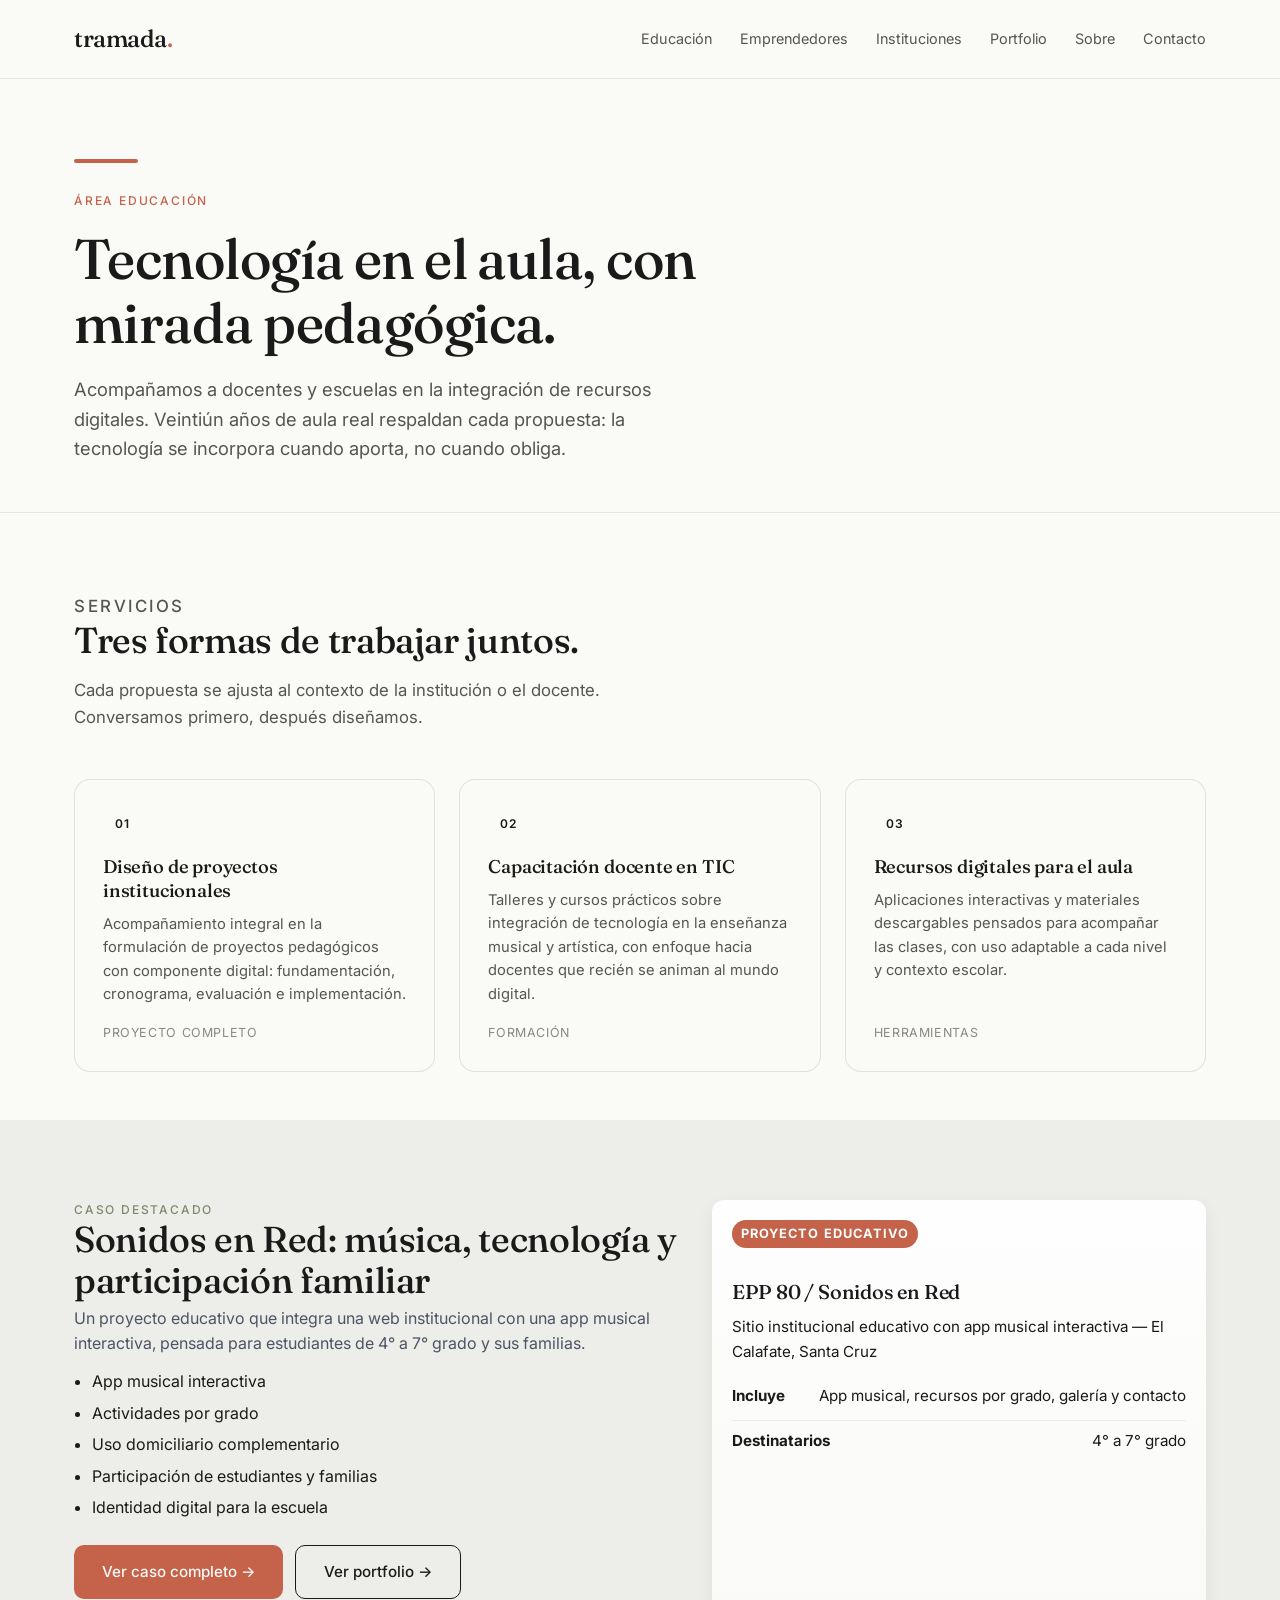
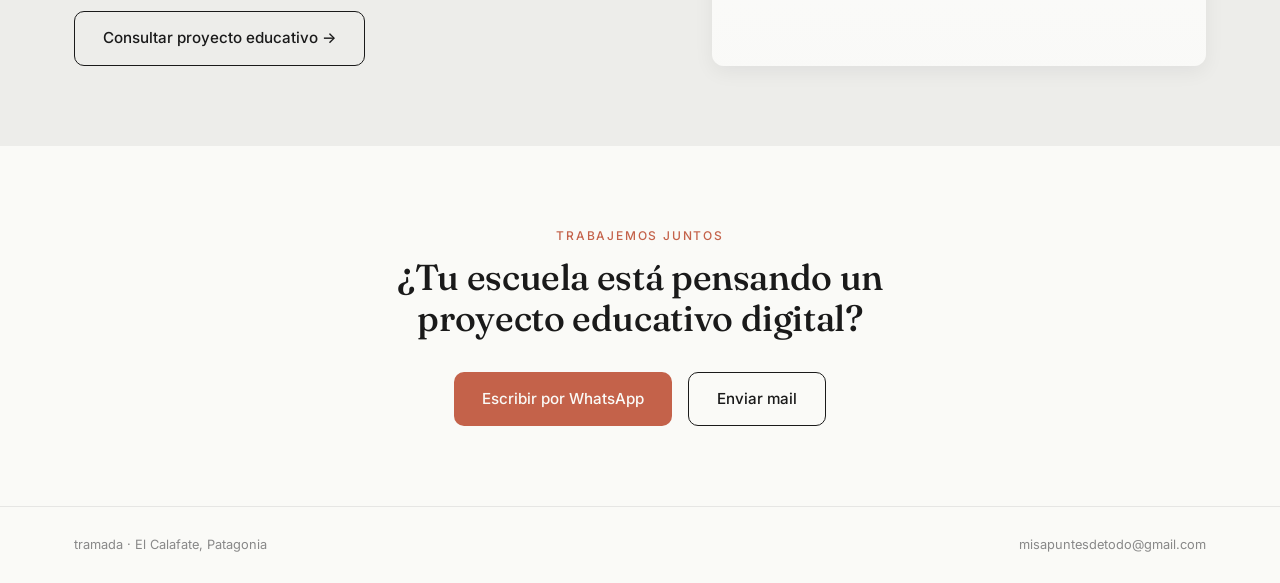
<file: educacion.html>
<!DOCTYPE html>
<html lang="es">
<head>
  <meta charset="UTF-8">
  <meta name="viewport" content="width=device-width, initial-scale=1.0">
  <title>Educación · Tramada</title>
  <meta name="description" content="Proyectos institucionales, capacitación docente y recursos digitales para el aula. Educación con tecnología desde la mirada pedagógica.">
  <link rel="stylesheet" href="styles.css">
<link rel="icon" type="image/svg+xml" href="/favicon.svg">
<link rel="icon" type="image/png" sizes="32x32" href="/favicon-32px.png">
<link rel="apple-touch-icon" sizes="180x180" href="/favicon-180px.png">
<meta name="theme-color" content="#1A1A1A">
</head>
<body data-area="educacion">

  <header class="site-header">
    <div class="container nav-wrap">
      <a href="index.html" class="logo">tramada<span class="dot">.</span></a>
      <nav>
        <ul class="nav-links">
          <li><a href="educacion.html">Educación</a></li>
          <li><a href="emprendedores.html">Emprendedores</a></li>
          <li><a href="instituciones.html">Instituciones</a></li>
          <li><a href="portfolio.html">Portfolio</a></li>
          <li><a href="sobre.html">Sobre</a></li>
          <li><a href="contacto.html">Contacto</a></li>
        </ul>
      </nav>
    </div>
  </header>

  <main>

    <section class="area-header">
      <div class="container">
        <div class="area-mark"></div>
        <p class="eyebrow">Área Educación</p>
        <h1>Tecnología en el aula, con mirada pedagógica.</h1>
        <p class="lead">Acompañamos a docentes y escuelas en la integración de recursos digitales. Veintiún años de aula real respaldan cada propuesta: la tecnología se incorpora cuando aporta, no cuando obliga.</p>
      </div>
    </section>

    <section class="services">
      <div class="container">

        <div class="services-intro">
          <p class="eyebrow">Servicios</p>
          <h2>Tres formas de trabajar juntos.</h2>
          <p>Cada propuesta se ajusta al contexto de la institución o el docente. Conversamos primero, después diseñamos.</p>
        </div>

        <div class="services-grid">

          <div class="service">
            <span class="service-number">01</span>
            <h3>Diseño de proyectos institucionales</h3>
            <p>Acompañamiento integral en la formulación de proyectos pedagógicos con componente digital: fundamentación, cronograma, evaluación e implementación.</p>
            <span class="service-tag">PROYECTO COMPLETO</span>
          </div>

          <div class="service">
            <span class="service-number">02</span>
            <h3>Capacitación docente en TIC</h3>
            <p>Talleres y cursos prácticos sobre integración de tecnología en la enseñanza musical y artística, con enfoque hacia docentes que recién se animan al mundo digital.</p>
            <span class="service-tag">FORMACIÓN</span>
          </div>

          <div class="service">
            <span class="service-number">03</span>
            <h3>Recursos digitales para el aula</h3>
            <p>Aplicaciones interactivas y materiales descargables pensados para acompañar las clases, con uso adaptable a cada nivel y contexto escolar.</p>
            <span class="service-tag">HERRAMIENTAS</span>
          </div>

        </div>
      </div>
    </section>

    <section class="featured education-featured">
      <div class="container">
        <div class="education-wrap">

          <div class="education-content">
            <p class="eyebrow">CASO DESTACADO</p>
            <h2>Sonidos en Red: música, tecnología y participación familiar</h2>
            <p class="lead">Un proyecto educativo que integra una web institucional con una app musical interactiva, pensada para estudiantes de 4° a 7° grado y sus familias.</p>

            <div class="education-highlights">
              <ul>
                <li>App musical interactiva</li>
                <li>Actividades por grado</li>
                <li>Uso domiciliario complementario</li>
                <li>Participación de estudiantes y familias</li>
                <li>Identidad digital para la escuela</li>
              </ul>
            </div>

            <div class="education-actions" style="margin-top:1.5rem; display:flex; gap:0.75rem; flex-wrap:wrap;">
              <a href="portfolio/epp80-sonidos-en-red/" class="btn btn-primary">Ver caso completo →</a>
              <a href="portfolio.html" class="btn btn-secondary">Ver portfolio →</a>
              <a href="contacto.html" class="btn btn-secondary">Consultar proyecto educativo →</a>
            </div>
          </div>

          <div class="education-card">
            <div class="card-badge">Proyecto educativo</div>
            <h3>EPP 80 / Sonidos en Red</h3>
            <p class="card-sub">Sitio institucional educativo con app musical interactiva — El Calafate, Santa Cruz</p>

            <div class="card-specs">
              <div class="spec-item"><strong>Incluye</strong><span>App musical, recursos por grado, galería y contacto</span></div>
              <div class="spec-item"><strong>Destinatarios</strong><span>4° a 7° grado</span></div>
            </div>

          </div>

        </div>
      </div>
    </section>

    <section class="cta">
      <div class="container">
        <p class="eyebrow cta-eyebrow">Trabajemos juntos</p>
        <h2>¿Tu escuela está pensando un proyecto educativo digital?</h2>
        <div class="cta-buttons">
          <a href="https://wa.me/5492966700433?text=Hola,%20me%20interesa%20charlar%20sobre%20un%20proyecto%20educativo" class="btn btn-primary" target="_blank" rel="noopener">Escribir por WhatsApp</a>
          <a href="mailto:misapuntesdetodo@gmail.com?subject=Consulta%20-%20Educación" class="btn btn-secondary">Enviar mail</a>
        </div>
      </div>
    </section>

  </main>

  <footer class="site-footer">
    <div class="container footer-wrap">
      <span>tramada · El Calafate, Patagonia</span>
      <span><a href="mailto:misapuntesdetodo@gmail.com" style="color: inherit; text-decoration: none;">misapuntesdetodo@gmail.com</a></span>
    </div>
  </footer>

  <script src="script.js"></script>
</body>
</html>
</file>
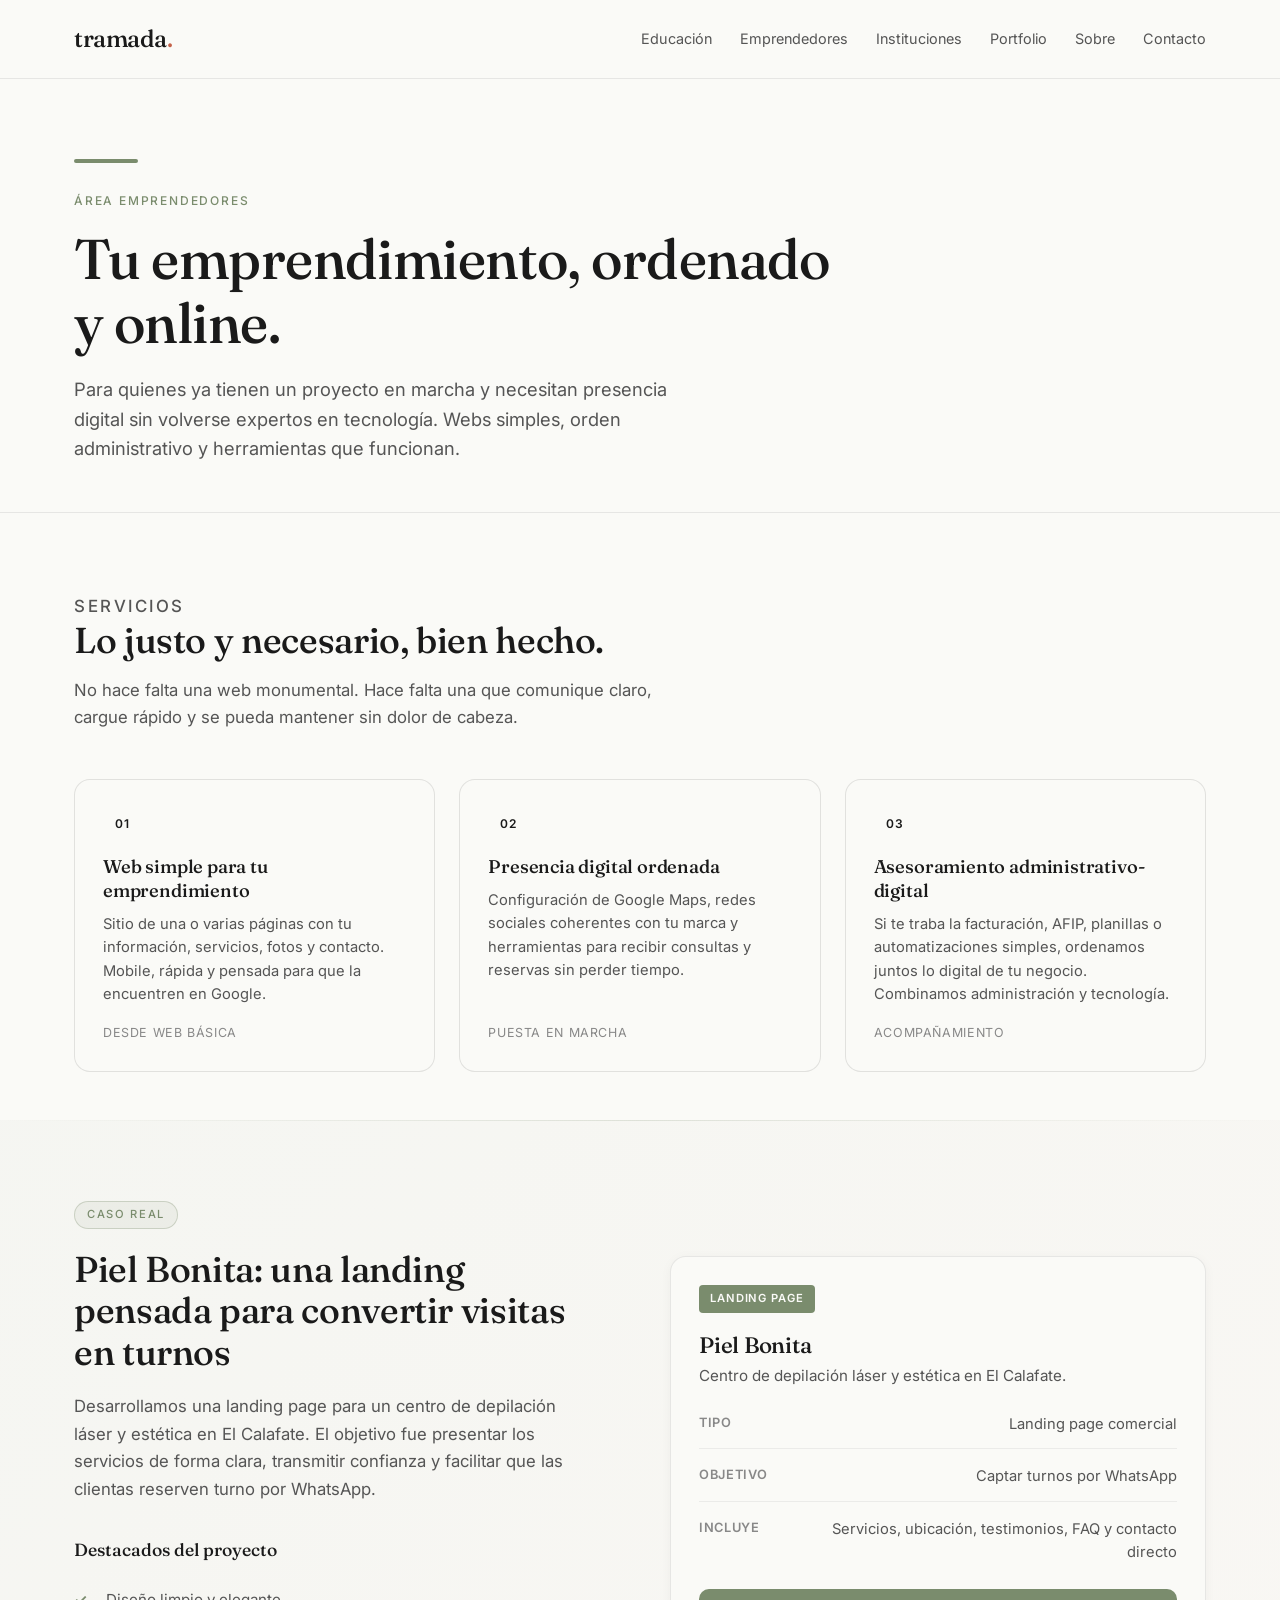
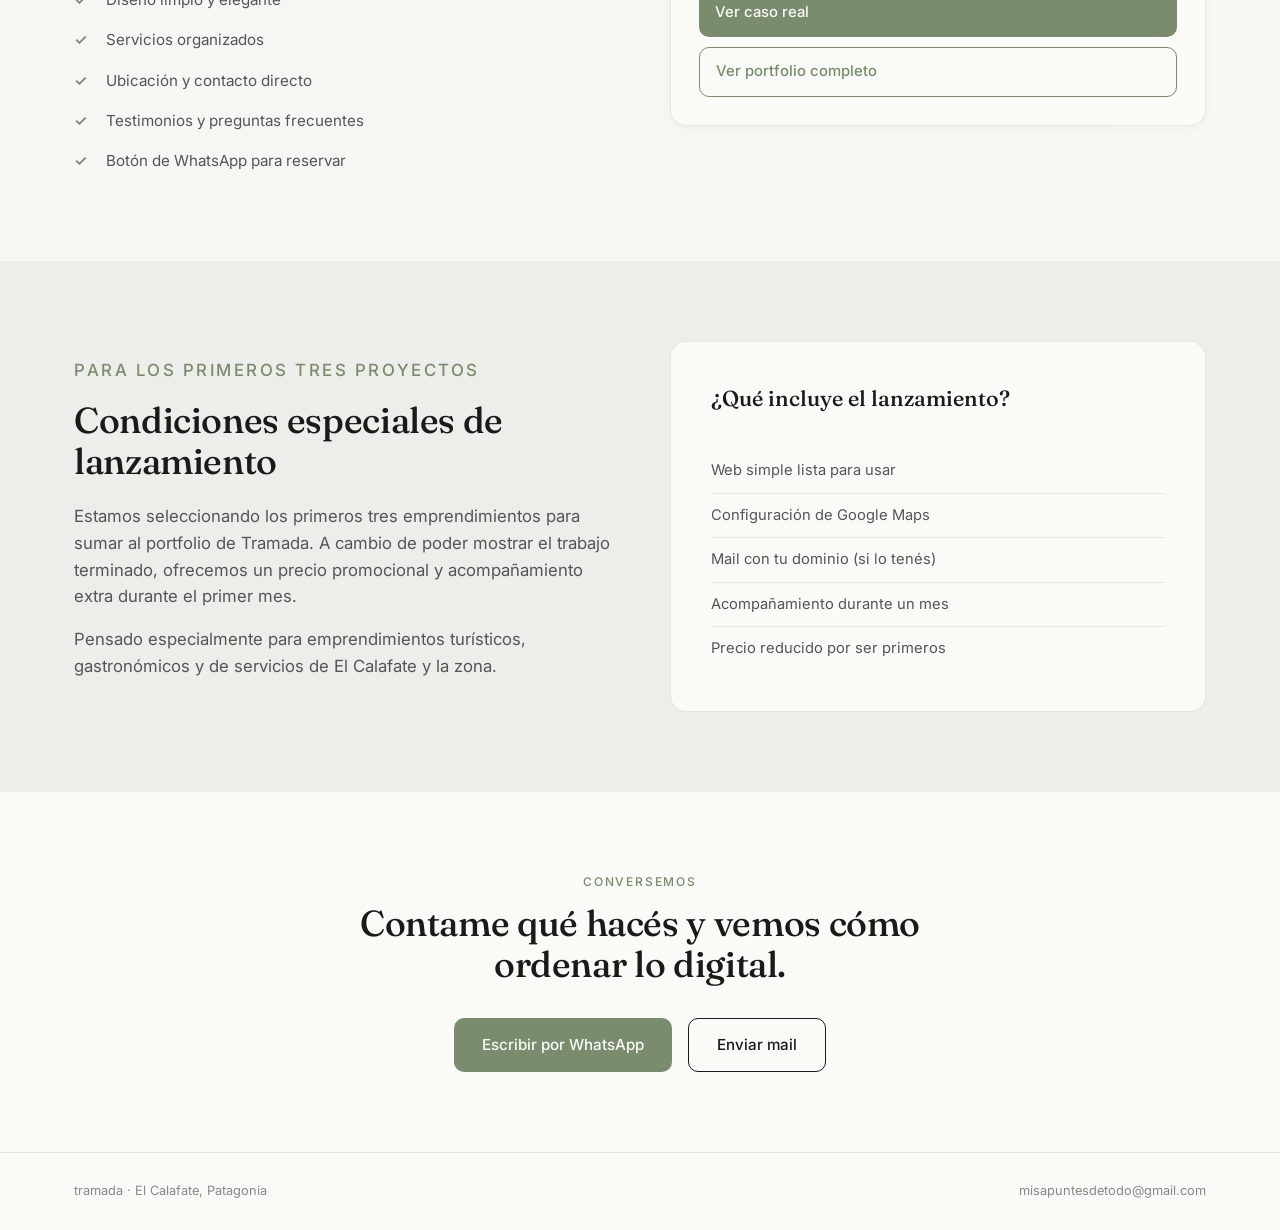
<file: emprendedores.html>
<!DOCTYPE html>
<html lang="es">
<head>
  <meta charset="UTF-8">
  <meta name="viewport" content="width=device-width, initial-scale=1.0">
  <title>Emprendedores · Tramada</title>
  <meta name="description" content="Webs simples, presencia online y orden digital para emprendimientos. Servicios pensados para que tu negocio funcione, no solo se vea.">
  <link rel="stylesheet" href="styles.css">
<link rel="icon" type="image/svg+xml" href="/favicon.svg">
<link rel="icon" type="image/png" sizes="32x32" href="/favicon-32px.png">
<link rel="apple-touch-icon" sizes="180x180" href="/favicon-180px.png">
<meta name="theme-color" content="#1A1A1A">
</head>
<body data-area="emprendedores">

  <header class="site-header">
    <div class="container nav-wrap">
      <a href="index.html" class="logo">tramada<span class="dot">.</span></a>
      <nav>
        <ul class="nav-links">
          <li><a href="educacion.html">Educación</a></li>
          <li><a href="emprendedores.html">Emprendedores</a></li>
          <li><a href="instituciones.html">Instituciones</a></li>
          <li><a href="portfolio.html">Portfolio</a></li>
          <li><a href="sobre.html">Sobre</a></li>
          <li><a href="contacto.html">Contacto</a></li>
        </ul>
      </nav>
    </div>
  </header>

  <main>

    <section class="area-header">
      <div class="container">
        <div class="area-mark"></div>
        <p class="eyebrow">Área Emprendedores</p>
        <h1>Tu emprendimiento, ordenado y online.</h1>
        <p class="lead">Para quienes ya tienen un proyecto en marcha y necesitan presencia digital sin volverse expertos en tecnología. Webs simples, orden administrativo y herramientas que funcionan.</p>
      </div>
    </section>

    <section class="services">
      <div class="container">

        <div class="services-intro">
          <p class="eyebrow">Servicios</p>
          <h2>Lo justo y necesario, bien hecho.</h2>
          <p>No hace falta una web monumental. Hace falta una que comunique claro, cargue rápido y se pueda mantener sin dolor de cabeza.</p>
        </div>

        <div class="services-grid">

          <div class="service">
            <span class="service-number">01</span>
            <h3>Web simple para tu emprendimiento</h3>
            <p>Sitio de una o varias páginas con tu información, servicios, fotos y contacto. Mobile, rápida y pensada para que la encuentren en Google.</p>
            <span class="service-tag">DESDE WEB BÁSICA</span>

          </div>

          <div class="service">
            <span class="service-number">02</span>
            <h3>Presencia digital ordenada</h3>
            <p>Configuración de Google Maps, redes sociales coherentes con tu marca y herramientas para recibir consultas y reservas sin perder tiempo.</p>
            <span class="service-tag">PUESTA EN MARCHA</span>

          </div>

          <div class="service">
            <span class="service-number">03</span>
            <h3>Asesoramiento administrativo-digital</h3>
            <p>Si te traba la facturación, AFIP, planillas o automatizaciones simples, ordenamos juntos lo digital de tu negocio. Combinamos administración y tecnología.</p>
            <span class="service-tag">ACOMPAÑAMIENTO</span>

          </div>

        </div>
      </div>
    </section>

    <section class="real-example">
      <div class="container">
        <div class="real-example-wrap">
          <div class="real-example-content">
            <p class="eyebrow">Caso real</p>
            <h2>Piel Bonita: una landing pensada para convertir visitas en turnos</h2>
            <p class="real-example-intro">Desarrollamos una landing page para un centro de depilación láser y estética en El Calafate. El objetivo fue presentar los servicios de forma clara, transmitir confianza y facilitar que las clientas reserven turno por WhatsApp.</p>
            
            <div class="real-example-highlights">
              <h4>Destacados del proyecto</h4>
              <ul>
                <li>Diseño limpio y elegante</li>
                <li>Servicios organizados</li>
                <li>Ubicación y contacto directo</li>
                <li>Testimonios y preguntas frecuentes</li>
                <li>Botón de WhatsApp para reservar</li>
              </ul>
            </div>
          </div>

          <div class="real-example-card">
            <div class="card-badge">Landing page</div>
            <div class="card-inner">
              <h3>Piel Bonita</h3>
              <p class="card-subtitle">Centro de depilación láser y estética en El Calafate.</p>
              
              <div class="card-specs">
                <div class="spec-item">
                  <span class="spec-label">Tipo</span>
                  <span class="spec-value">Landing page comercial</span>
                </div>
                <div class="spec-item">
                  <span class="spec-label">Objetivo</span>
                  <span class="spec-value">Captar turnos por WhatsApp</span>
                </div>
                <div class="spec-item">
                  <span class="spec-label">Incluye</span>
                  <span class="spec-value">Servicios, ubicación, testimonios, FAQ y contacto directo</span>
                </div>
              </div>
            </div>
            
            <div class="card-actions">
              <a href="portfolio/piel-bonita/" class="btn btn-primary">Ver caso real</a>
              <a href="portfolio.html" class="btn btn-secondary">Ver portfolio completo</a>
            </div>
          </div>
        </div>
      </div>
    </section>

    <section class="featured">
      <div class="container">
        <div class="featured-wrap">

          <div class="featured-content">
            <p class="eyebrow">Para los primeros tres proyectos</p>
            <h2>Condiciones especiales de lanzamiento</h2>
            <p>Estamos seleccionando los primeros tres emprendimientos para sumar al portfolio de Tramada. A cambio de poder mostrar el trabajo terminado, ofrecemos un precio promocional y acompañamiento extra durante el primer mes.</p>
            <p>Pensado especialmente para emprendimientos turísticos, gastronómicos y de servicios de El Calafate y la zona.</p>
          </div>

          <div class="featured-visual">
            <h4>¿Qué incluye el lanzamiento?</h4>
            <ul>
              <li>Web simple lista para usar</li>
              <li>Configuración de Google Maps</li>
              <li>Mail con tu dominio (si lo tenés)</li>
              <li>Acompañamiento durante un mes</li>
              <li>Precio reducido por ser primeros</li>
            </ul>
          </div>

        </div>
      </div>
    </section>

    <section class="cta">
      <div class="container">
        <p class="eyebrow cta-eyebrow">Conversemos</p>
        <h2>Contame qué hacés y vemos cómo ordenar lo digital.</h2>
        <div class="cta-buttons">
          <a href="https://wa.me/5492966700433?text=Hola,%20tengo%20un%20emprendimiento%20y%20me%20interesa%20charlar" class="btn btn-primary" target="_blank" rel="noopener">Escribir por WhatsApp</a>
          <a href="mailto:misapuntesdetodo@gmail.com?subject=Consulta%20-%20Emprendedores" class="btn btn-secondary">Enviar mail</a>
        </div>
      </div>
    </section>

  </main>

  <footer class="site-footer">
    <div class="container footer-wrap">
      <span>tramada · El Calafate, Patagonia</span>
      <span><a href="mailto:misapuntesdetodo@gmail.com" style="color:inherit;text-decoration:none;">misapuntesdetodo@gmail.com</a></span>
    </div>
  </footer>

  <script src="script.js"></script>
</body>
</html>
</file>
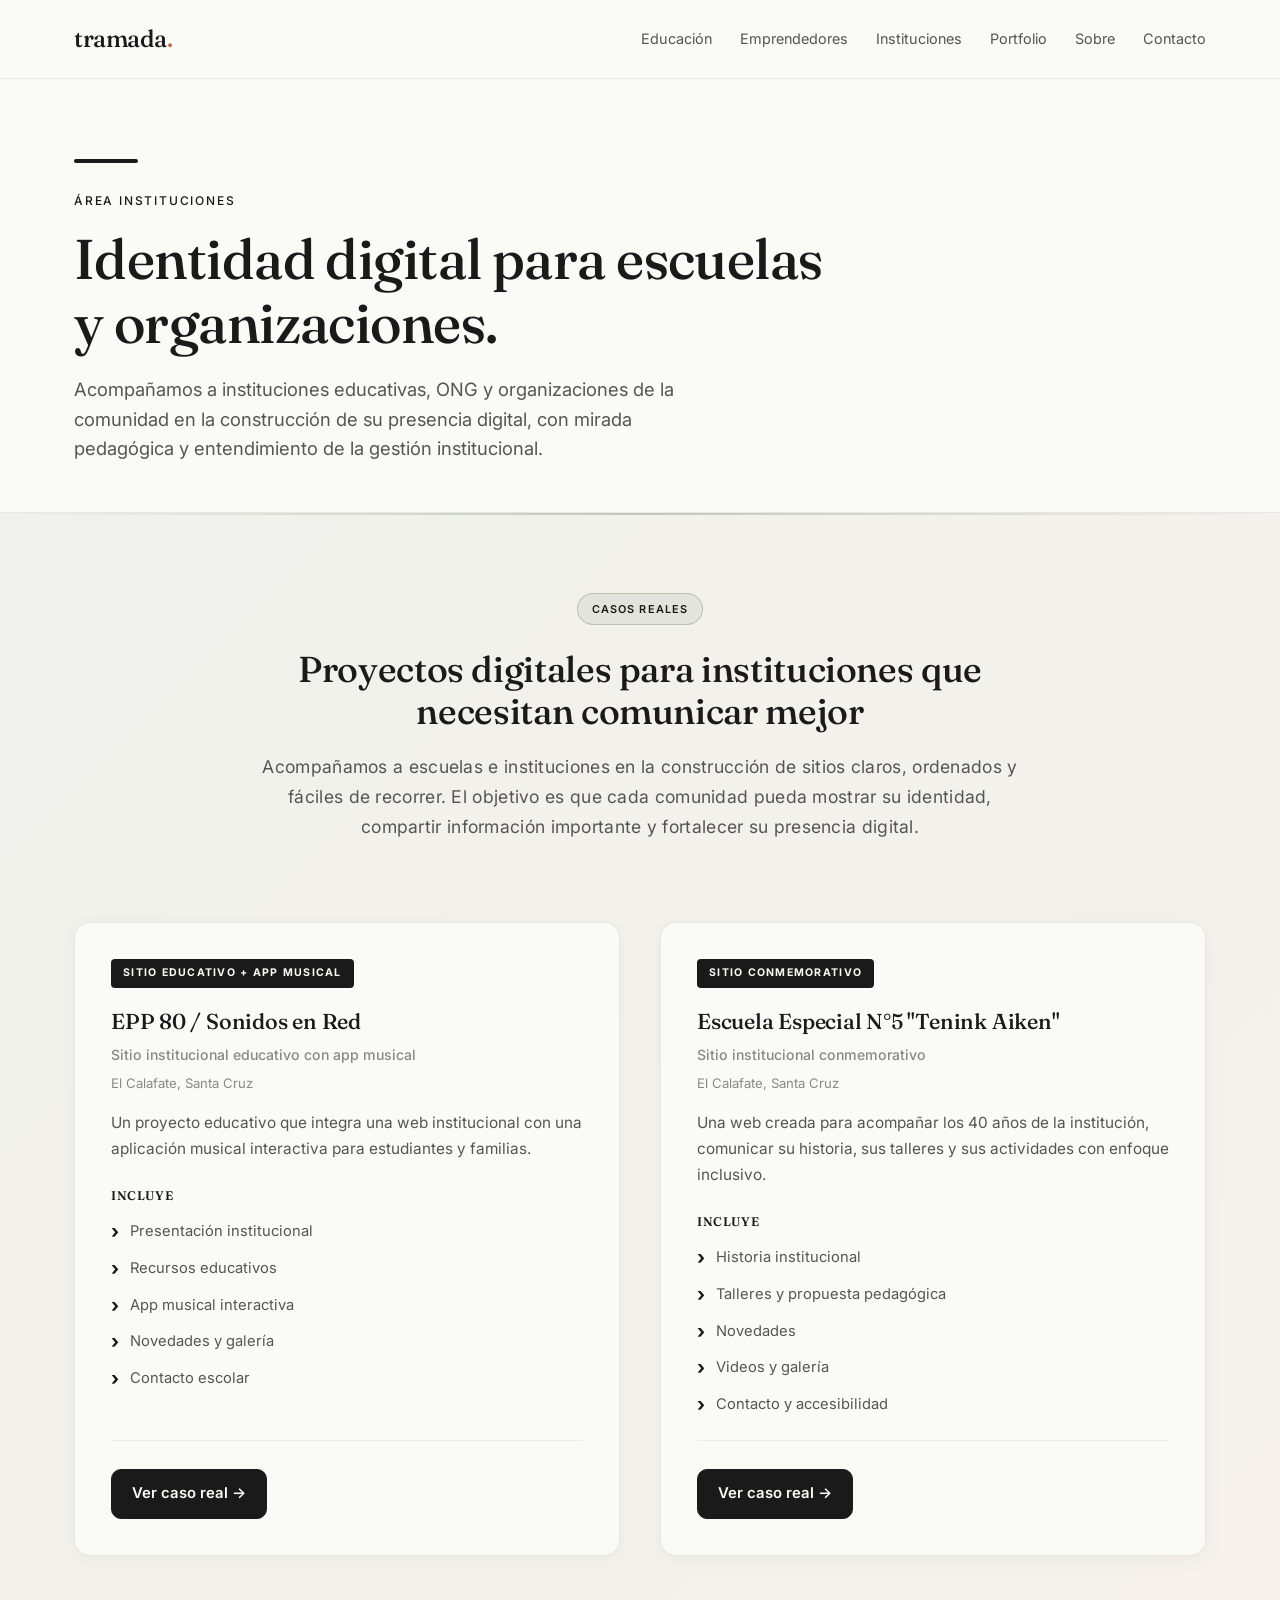
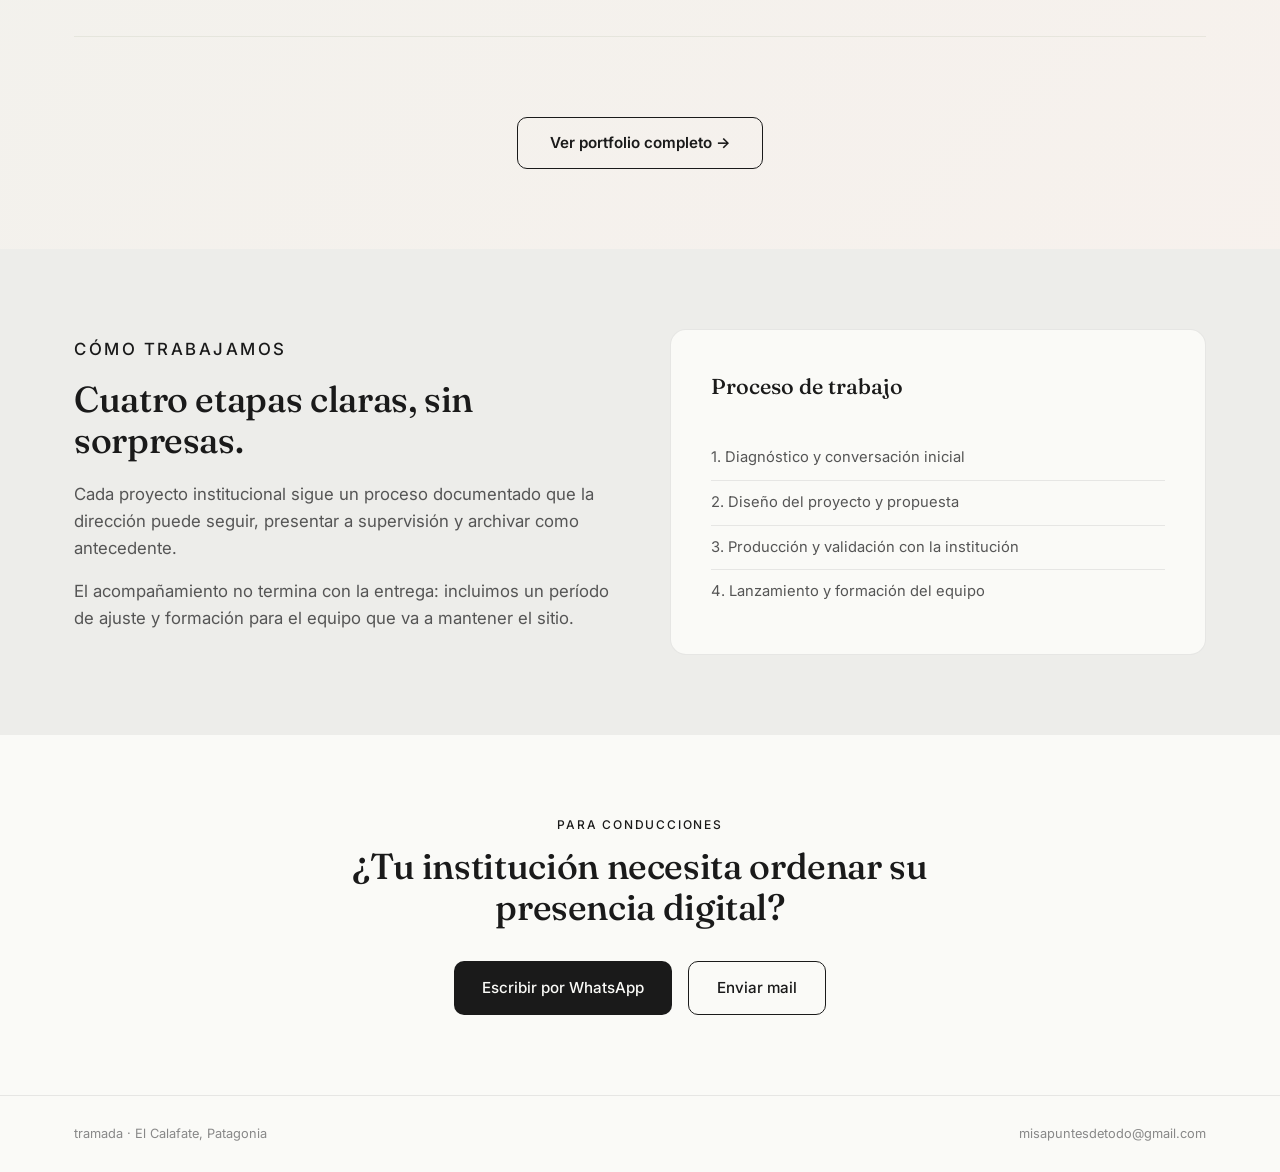
<file: instituciones.html>
<!DOCTYPE html>
<html lang="es">
<head>
  <meta charset="UTF-8">
  <meta name="viewport" content="width=device-width, initial-scale=1.0">
  <title>Instituciones · Tramada</title>
  <meta name="description" content="Webs institucionales y proyectos digitales integrales para escuelas, organizaciones y entidades sin fines de lucro.">
  <link rel="stylesheet" href="styles.css">
<link rel="icon" type="image/svg+xml" href="/favicon.svg">
<link rel="icon" type="image/png" sizes="32x32" href="/favicon-32px.png">
<link rel="apple-touch-icon" sizes="180x180" href="/favicon-180px.png">
<meta name="theme-color" content="#1A1A1A">
</head>
<body data-area="instituciones">

  <header class="site-header">
    <div class="container nav-wrap">
      <a href="index.html" class="logo">tramada<span class="dot">.</span></a>
      <nav>
        <ul class="nav-links">
          <li><a href="educacion.html">Educación</a></li>
          <li><a href="emprendedores.html">Emprendedores</a></li>
          <li><a href="instituciones.html">Instituciones</a></li>
          <li><a href="portfolio.html">Portfolio</a></li>
          <li><a href="sobre.html">Sobre</a></li>
          <li><a href="contacto.html">Contacto</a></li>
        </ul>
      </nav>
    </div>
  </header>

  <main>

    <section class="area-header">
      <div class="container">
        <div class="area-mark"></div>
        <p class="eyebrow">Área Instituciones</p>
        <h1>Identidad digital para escuelas y organizaciones.</h1>
        <p class="lead">Acompañamos a instituciones educativas, ONG y organizaciones de la comunidad en la construcción de su presencia digital, con mirada pedagógica y entendimiento de la gestión institucional.</p>
      </div>
    </section>

    <section class="institutional-cases">
      <div class="container">
        <div class="cases-header">
          <p class="eyebrow">Casos reales</p>
          <h2>Proyectos digitales para instituciones que necesitan comunicar mejor</h2>
          <p>Acompañamos a escuelas e instituciones en la construcción de sitios claros, ordenados y fáciles de recorrer. El objetivo es que cada comunidad pueda mostrar su identidad, compartir información importante y fortalecer su presencia digital.</p>
        </div>

        <div class="cases-grid">
          
          <div class="case-card">
            <div class="case-badge">Sitio educativo + App musical</div>
            <div class="case-inner">
              <h3>EPP 80 / Sonidos en Red</h3>
              <p class="case-type">Sitio institucional educativo con app musical</p>
              <p class="case-location">El Calafate, Santa Cruz</p>
              
              <p class="case-description">Un proyecto educativo que integra una web institucional con una aplicación musical interactiva para estudiantes y familias.</p>
              
              <div class="case-features">
                <h4>Incluye</h4>
                <ul>
                  <li>Presentación institucional</li>
                  <li>Recursos educativos</li>
                  <li>App musical interactiva</li>
                  <li>Novedades y galería</li>
                  <li>Contacto escolar</li>
                </ul>
              </div>
            </div>
            <a href="portfolio/epp80-sonidos-en-red/" class="case-button">Ver caso real →</a>
          </div>

          <div class="case-card">
            <div class="case-badge">Sitio conmemorativo</div>
            <div class="case-inner">
              <h3>Escuela Especial N°5 "Tenink Aiken"</h3>
              <p class="case-type">Sitio institucional conmemorativo</p>
              <p class="case-location">El Calafate, Santa Cruz</p>
              
              <p class="case-description">Una web creada para acompañar los 40 años de la institución, comunicar su historia, sus talleres y sus actividades con enfoque inclusivo.</p>
              
              <div class="case-features">
                <h4>Incluye</h4>
                <ul>
                  <li>Historia institucional</li>
                  <li>Talleres y propuesta pedagógica</li>
                  <li>Novedades</li>
                  <li>Videos y galería</li>
                  <li>Contacto y accesibilidad</li>
                </ul>
              </div>
            </div>
            <a href="portfolio/escuela-especial-5/" class="case-button">Ver caso real →</a>
          </div>

        </div>

        <div class="cases-footer">
          <a href="portfolio.html" class="btn btn-secondary">Ver portfolio completo →</a>
        </div>
      </div>
    </section>

    <section class="featured">
      <div class="container">
        <div class="featured-wrap">

          <div class="featured-content">
            <p class="eyebrow">Cómo trabajamos</p>
            <h2>Cuatro etapas claras, sin sorpresas.</h2>
            <p>Cada proyecto institucional sigue un proceso documentado que la dirección puede seguir, presentar a supervisión y archivar como antecedente.</p>
            <p>El acompañamiento no termina con la entrega: incluimos un período de ajuste y formación para el equipo que va a mantener el sitio.</p>
          </div>

          <div class="featured-visual">
            <h4>Proceso de trabajo</h4>
            <ul>
              <li>1. Diagnóstico y conversación inicial</li>
              <li>2. Diseño del proyecto y propuesta</li>
              <li>3. Producción y validación con la institución</li>
              <li>4. Lanzamiento y formación del equipo</li>
            </ul>
          </div>

        </div>
      </div>
    </section>

    <section class="cta">
      <div class="container">
        <p class="eyebrow cta-eyebrow">Para conducciones</p>
        <h2>¿Tu institución necesita ordenar su presencia digital?</h2>
        <div class="cta-buttons">
          <a href="https://wa.me/5492966700433?text=Hola,%20represento%20una%20institución%20y%20me%20interesa%20charlar" class="btn btn-primary" target="_blank" rel="noopener">Escribir por WhatsApp</a>
          <a href="mailto:misapuntesdetodo@gmail.com?subject=Consulta%20-%20Instituciones" class="btn btn-secondary">Enviar mail</a>
        </div>
      </div>
    </section>

  </main>

  <footer class="site-footer">
    <div class="container footer-wrap">
      <span>tramada · El Calafate, Patagonia</span>
      <span><a href="mailto:misapuntesdetodo@gmail.com" style="color:inherit;text-decoration:none;">misapuntesdetodo@gmail.com</a></span>
    </div>
  </footer>

  <script src="script.js"></script>
</body>
</html>
</file>
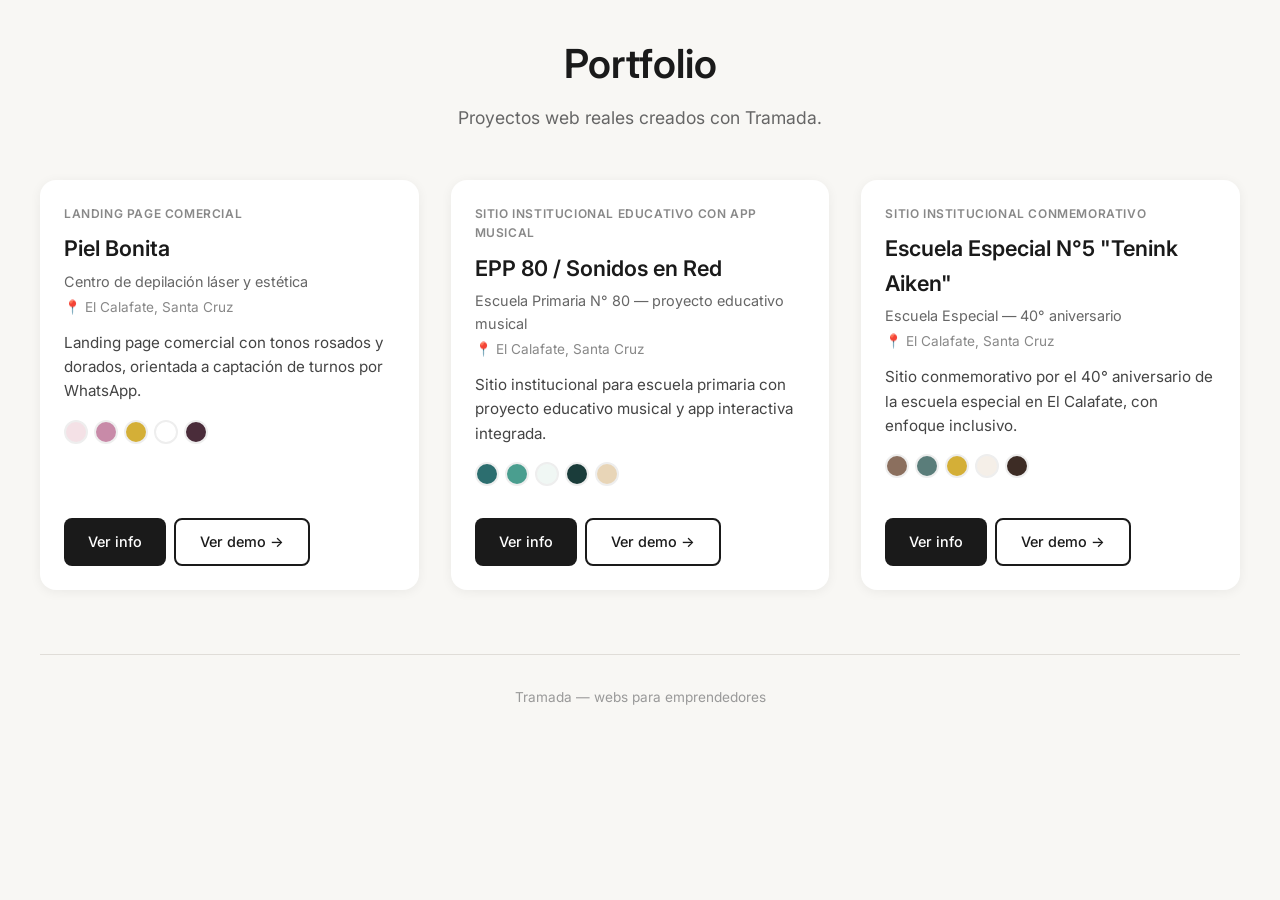
<file: portfolio.html>
<!DOCTYPE html>
<html lang="es">
<head>
<meta charset="UTF-8">
<meta name="viewport" content="width=device-width, initial-scale=1.0">
<title>Portfolio — Tramada</title>
<style>
  @import url('https://fonts.googleapis.com/css2?family=Inter:wght@300;400;500;600;700&display=swap');

  *, *::before, *::after { box-sizing: border-box; margin: 0; padding: 0; }

  body {
    font-family: 'Inter', -apple-system, sans-serif;
    background: #f8f7f4;
    color: #1a1a1a;
    line-height: 1.6;
    padding: 2rem 1rem;
  }

  .container {
    max-width: 1200px;
    margin: 0 auto;
  }

  header {
    text-align: center;
    margin-bottom: 3rem;
  }

  header h1 {
    font-size: 2.5rem;
    font-weight: 600;
    color: #1a1a1a;
    margin-bottom: 0.5rem;
  }

  header p {
    font-size: 1.1rem;
    color: #666;
    max-width: 600px;
    margin: 0 auto;
  }

  .grid {
    display: grid;
    grid-template-columns: repeat(auto-fit, minmax(340px, 1fr));
    gap: 2rem;
  }

  .card {
    background: #fff;
    border-radius: 16px;
    overflow: hidden;
    box-shadow: 0 2px 12px rgba(0,0,0,0.06);
    transition: transform 0.2s, box-shadow 0.2s;
    cursor: pointer;
    display: flex;
    flex-direction: column;
  }

  .card:hover {
    transform: translateY(-4px);
    box-shadow: 0 8px 24px rgba(0,0,0,0.1);
  }

  .card-header {
    padding: 1.5rem 1.5rem 0.75rem 1.5rem;
  }

  .card-tipo {
    font-size: 0.75rem;
    font-weight: 600;
    text-transform: uppercase;
    letter-spacing: 0.05em;
    color: #888;
    margin-bottom: 0.5rem;
  }

  .card-title {
    font-size: 1.35rem;
    font-weight: 600;
    color: #1a1a1a;
    margin-bottom: 0.25rem;
  }

  .card-cliente {
    font-size: 0.9rem;
    color: #666;
    margin-bottom: 0.25rem;
  }

  .card-ubicacion {
    font-size: 0.85rem;
    color: #888;
    display: flex;
    align-items: center;
    gap: 0.3rem;
  }

  .card-body {
    padding: 0 1.5rem 1rem;
    flex: 1;
  }

  .card-descripcion {
    font-size: 0.95rem;
    color: #444;
    line-height: 1.6;
    margin-bottom: 1rem;
  }

  .paleta {
    display: flex;
    gap: 6px;
    margin-bottom: 1rem;
  }

  .paleta-color {
    width: 24px;
    height: 24px;
    border-radius: 50%;
    border: 2px solid #eee;
    cursor: help;
  }

  .card-footer {
    padding: 0 1.5rem 1.5rem;
    margin-top: auto;
  }

  .btn {
    display: inline-flex;
    align-items: center;
    gap: 0.4rem;
    background: #1a1a1a;
    color: #fff;
    border: none;
    padding: 0.65rem 1.5rem;
    border-radius: 8px;
    font-size: 0.9rem;
    font-weight: 500;
    cursor: pointer;
    transition: background 0.2s;
    font-family: inherit;
  }

  .btn:hover { background: #333; }
  .btn-demo {
    background: transparent;
    color: #1a1a1a;
    border: 2px solid #1a1a1a;
    text-decoration: none;
  }

  .btn-demo:hover { background: #1a1a1a; color: #fff; }

  .btn-secondary {
    background: transparent;
    color: #1a1a1a;
    border: 2px solid #ddd;
  }

  .btn-secondary:hover { border-color: #999; background: #f5f5f5; }

  /* Modal */
  .modal-overlay {
    display: none;
    position: fixed;
    inset: 0;
    background: rgba(0,0,0,0.5);
    backdrop-filter: blur(4px);
    z-index: 1000;
    justify-content: center;
    align-items: center;
    padding: 1rem;
  }

  .modal-overlay.active {
    display: flex;
  }

  .modal {
    background: #fff;
    border-radius: 20px;
    max-width: 700px;
    width: 100%;
    max-height: 90vh;
    overflow-y: auto;
    padding: 2rem;
    position: relative;
    animation: modalIn 0.2s ease;
  }

  @keyframes modalIn {
    from { opacity: 0; transform: scale(0.96) translateY(10px); }
    to   { opacity: 1; transform: scale(1) translateY(0); }
  }

  .modal-close {
    position: absolute;
    top: 1rem;
    right: 1rem;
    background: none;
    border: none;
    font-size: 1.5rem;
    color: #999;
    cursor: pointer;
    width: 36px;
    height: 36px;
    border-radius: 50%;
    display: flex;
    align-items: center;
    justify-content: center;
    transition: background 0.2s;
  }

  .modal-close:hover { background: #f0f0f0; color: #333; }

  .modal-tipo {
    font-size: 0.8rem;
    font-weight: 600;
    text-transform: uppercase;
    letter-spacing: 0.05em;
    color: #888;
    margin-bottom: 0.5rem;
  }

  .modal-title {
    font-size: 1.75rem;
    font-weight: 600;
    color: #1a1a1a;
    margin-bottom: 0.5rem;
  }

  .modal-meta {
    display: flex;
    flex-wrap: wrap;
    gap: 0.5rem 1.5rem;
    margin-bottom: 1.5rem;
    font-size: 0.9rem;
    color: #666;
  }

  .modal-meta span strong { color: #333; }

  .modal-descripcion {
    font-size: 1rem;
    line-height: 1.7;
    color: #444;
    margin-bottom: 1.5rem;
  }

  .modal-secciones h3 {
    font-size: 0.9rem;
    font-weight: 600;
    text-transform: uppercase;
    letter-spacing: 0.05em;
    color: #888;
    margin-bottom: 0.75rem;
  }

  .modal-secciones ul {
    list-style: none;
    display: flex;
    flex-wrap: wrap;
    gap: 0.5rem;
    margin-bottom: 1.5rem;
  }

  .modal-secciones li {
    background: #f5f5f5;
    padding: 0.35rem 0.85rem;
    border-radius: 20px;
    font-size: 0.85rem;
    color: #555;
  }

  .modal-paleta h3 {
    font-size: 0.9rem;
    font-weight: 600;
    text-transform: uppercase;
    letter-spacing: 0.05em;
    color: #888;
    margin-bottom: 0.5rem;
  }

  .modal-paleta .paleta { margin-bottom: 1rem; }

  .modal-objetivo {
    background: #f8f7f4;
    padding: 1rem 1.25rem;
    border-radius: 12px;
    font-size: 0.95rem;
    color: #444;
    margin-bottom: 1.5rem;
  }

  .modal-objetivo strong { color: #333; }

  .footer-page {
    text-align: center;
    margin-top: 4rem;
    padding-top: 2rem;
    border-top: 1px solid #e0ddd8;
    font-size: 0.85rem;
    color: #999;
  }
</style>
<link rel="icon" type="image/svg+xml" href="/favicon.svg">
<link rel="icon" type="image/png" sizes="32x32" href="/favicon-32px.png">
<link rel="apple-touch-icon" sizes="180x180" href="/favicon-180px.png">
<meta name="theme-color" content="#1A1A1A">
</head>
<body>

<div class="container">
  <header>
    <h1>Portfolio</h1>
    <p>Proyectos web reales creados con Tramada.</p>
  </header>

  <div class="grid" id="portfolio-grid">
    <!-- Cards se cargan desde JS -->
  </div>

  <footer class="footer-page">
    Tramada &mdash; webs para emprendedores
  </footer>
</div>

<!-- Modal -->
<div class="modal-overlay" id="modal-overlay">
  <div class="modal" id="modal-content">
    <button class="modal-close" onclick="cerrarModal()">&times;</button>
    <div id="modal-body"></div>
  </div>
</div>

<script>
// Cargar JSON
let ejemplos = [];

async function cargar() {
  try {
    const res = await fetch('portfolio-ejemplos.json');
    ejemplos = await res.json();
    renderizar();
  } catch (e) {
    document.getElementById('portfolio-grid').innerHTML =
      '<p style="grid-column:1/-1;text-align:center;color:#999;">No se pudieron cargar los ejemplos.</p>';
  }
}

function renderizar() {
  const grid = document.getElementById('portfolio-grid');
  grid.innerHTML = ejemplos.map((e, i) => `
    <div class="card">
      <div class="card-header">
        <div class="card-tipo">${e.tipo}</div>
        <div class="card-title">${e.titulo}</div>
        <div class="card-cliente">${e.cliente}</div>
        <div class="card-ubicacion">📍 ${e.ubicacion}</div>
      </div>
      <div class="card-body">
        <div class="card-descripcion">${e.descripcion_corta}</div>
        <div class="paleta">
          ${e.paleta.map(c => `<div class="paleta-color" style="background:${c}" title="${c}"></div>`).join('')}
        </div>
      </div>
      <div class="card-footer" style="display:flex;gap:0.5rem;flex-wrap:wrap">
        <button class="btn" onclick="event.stopPropagation();abrirModal(${i})">Ver info</button>
        ${e.link_ejemplo ? `<a href="${e.link_ejemplo}" class="btn btn-demo" target="_blank">Ver demo →</a>` : ''}
      </div>
    </div>
  `).join('');
}

function abrirModal(i) {
  const e = ejemplos[i];
  const body = document.getElementById('modal-body');
  body.innerHTML = `
    <div class="modal-tipo">${e.tipo}</div>
    <div class="modal-title">${e.titulo}</div>
    <div class="modal-meta">
      <span><strong>Cliente:</strong> ${e.cliente}</span>
      <span><strong>Ubicación:</strong> ${e.ubicacion}</span>
      <span><strong>Estilo:</strong> ${e.estilo}</span>
    </div>
    <div class="modal-objetivo"><strong>Objetivo:</strong> ${e.objetivo}</div>
    <div class="modal-descripcion">${e.descripcion_larga}</div>
    <div class="modal-secciones">
      <h3>Secciones incluidas</h3>
      <ul>${e.secciones.map(s => `<li>${s}</li>`).join('')}</ul>
    </div>
    <div class="modal-paleta">
      <h3>Paleta de colores</h3>
      <div class="paleta">
        ${e.paleta.map(c => `<div class="paleta-color" style="background:${c}" title="${c}"></div>`).join('')}
      </div>
    </div>
    ${e.link_ejemplo ? `<a href="${e.link_ejemplo}" class="btn btn-demo" target="_blank" style="display:inline-flex;margin-top:0.5rem">Abrir demo completa →</a>` : ''}
  `;
  document.getElementById('modal-overlay').classList.add('active');
  document.body.style.overflow = 'hidden';
}

function cerrarModal() {
  document.getElementById('modal-overlay').classList.remove('active');
  document.body.style.overflow = '';
}

// Cerrar con click fuera del modal
document.getElementById('modal-overlay').addEventListener('click', (ev) => {
  if (ev.target === document.getElementById('modal-overlay')) cerrarModal();
});

// Cerrar con Escape
document.addEventListener('keydown', (e) => {
  if (e.key === 'Escape') cerrarModal();
});

cargar();
</script>

</body>
</html>
</file>
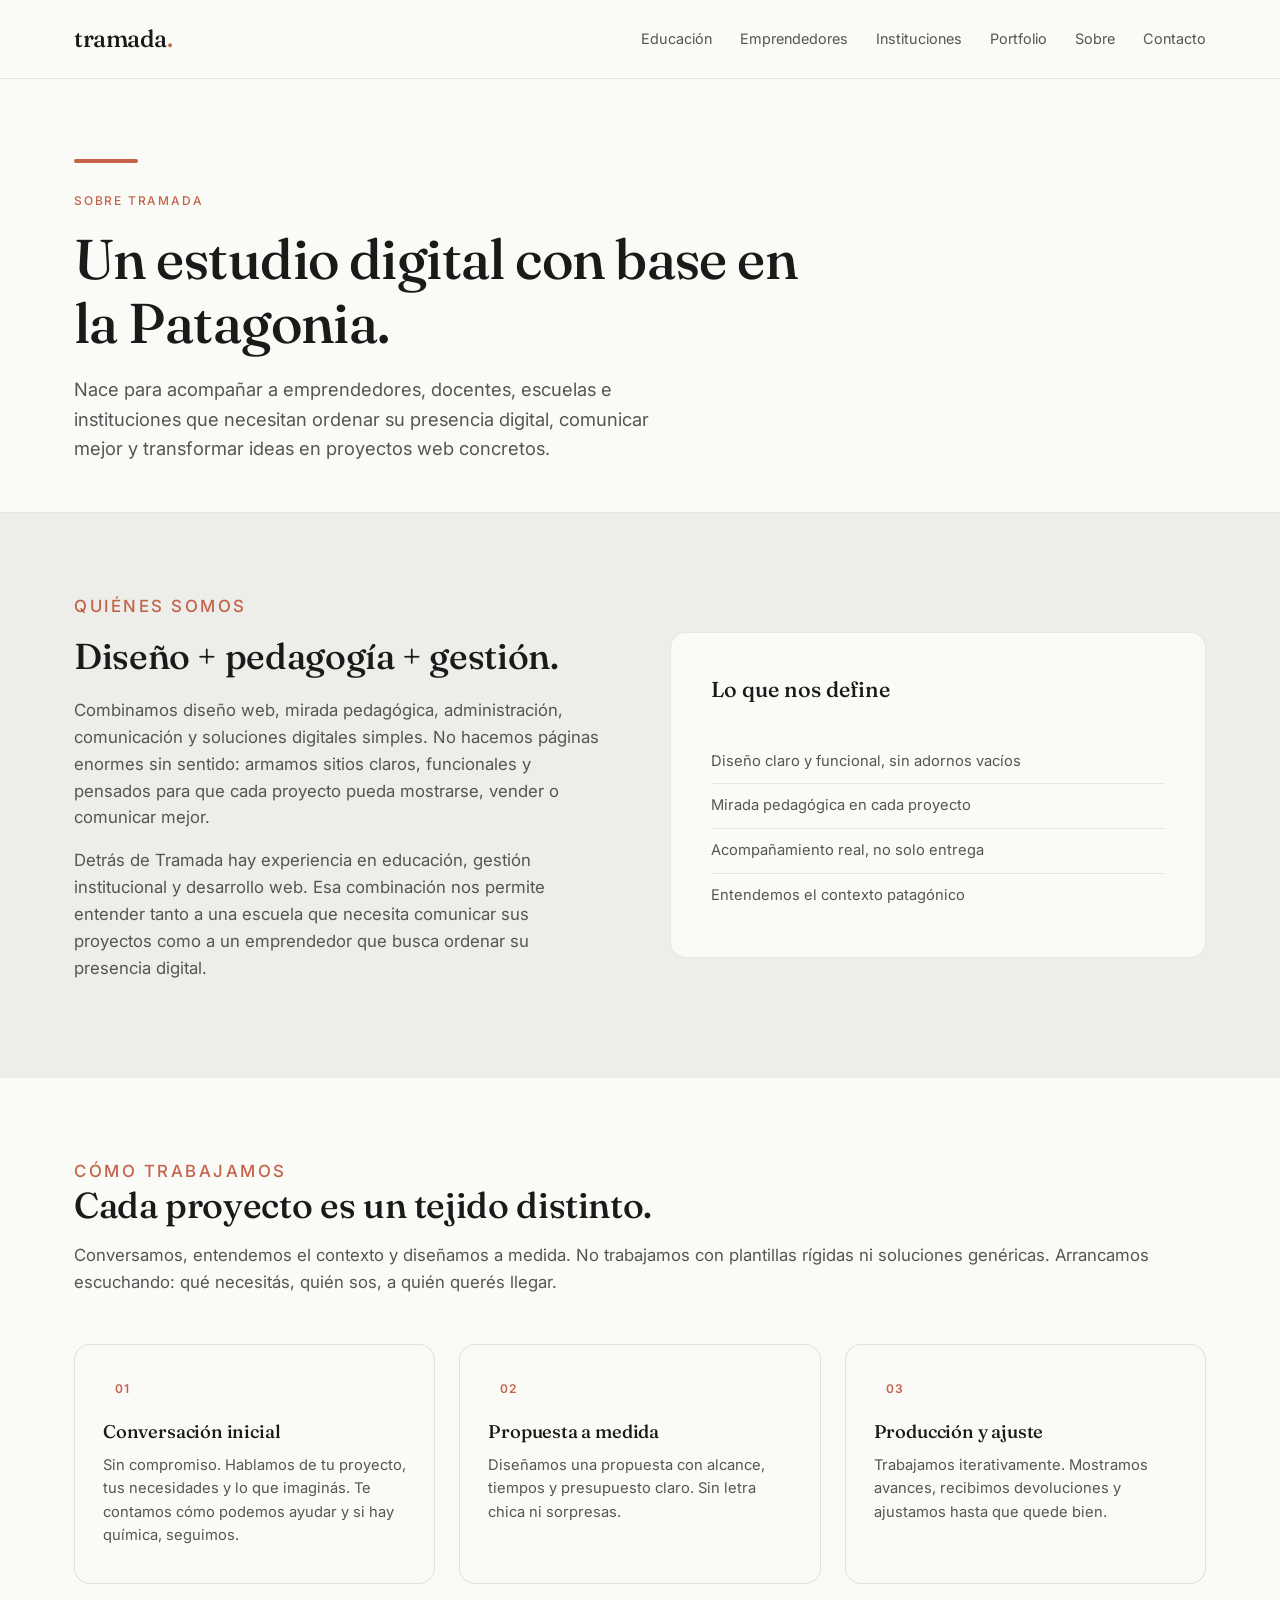
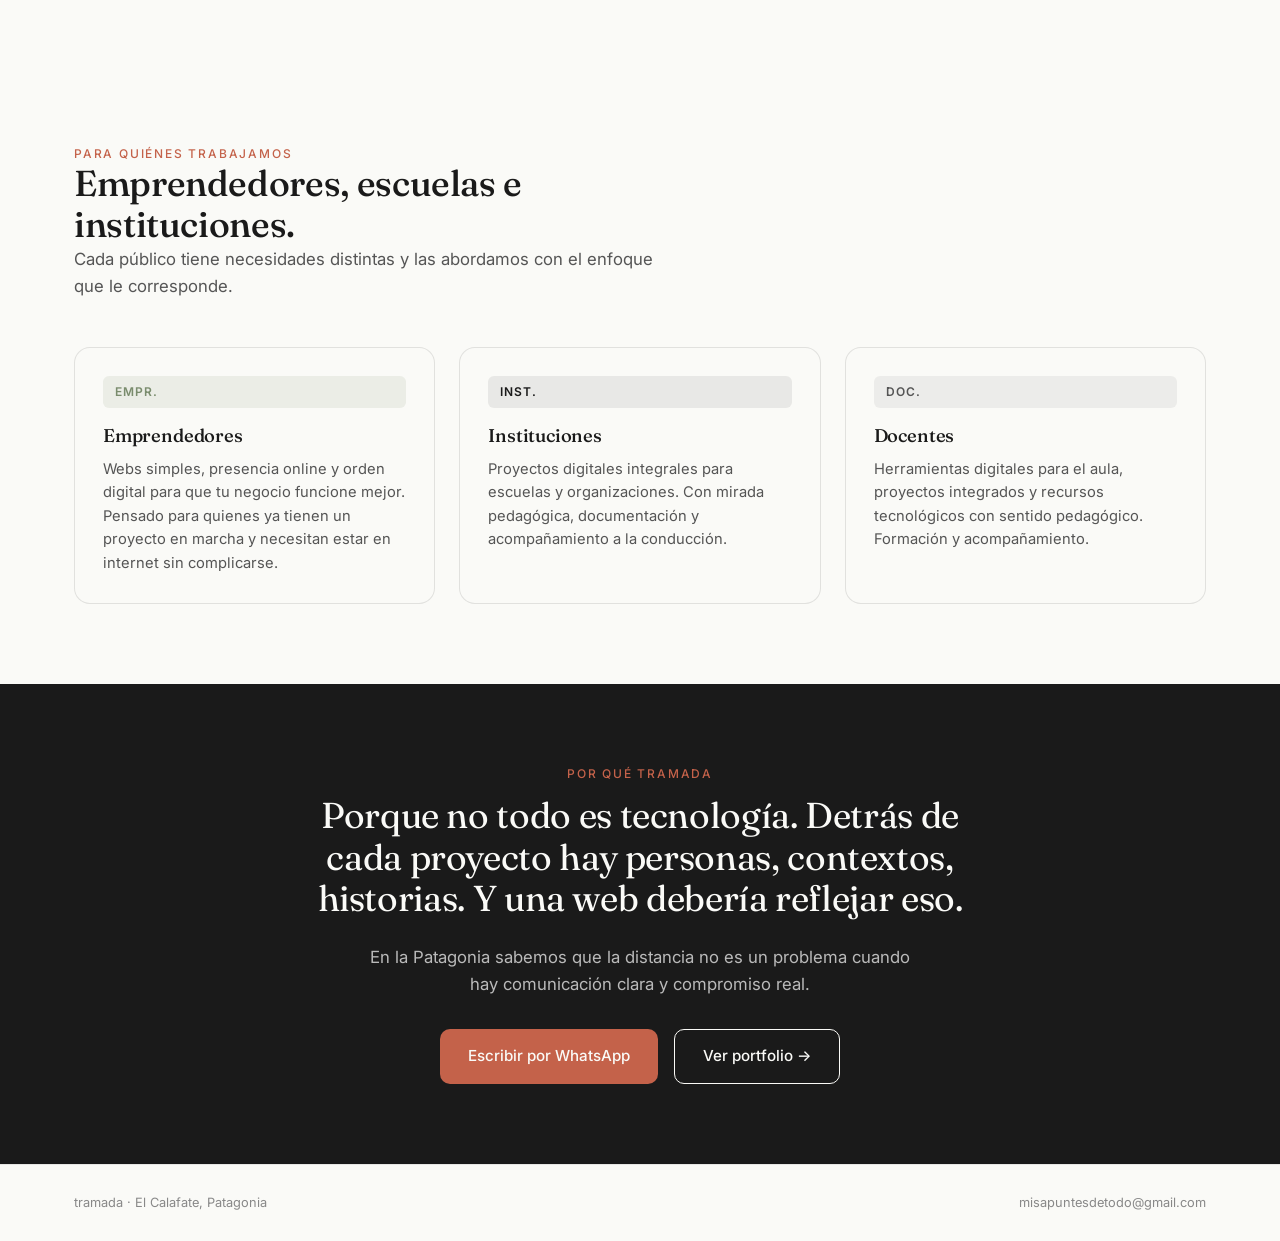
<file: sobre.html>
<!DOCTYPE html>
<html lang="es">
<head>
  <meta charset="UTF-8">
  <meta name="viewport" content="width=device-width, initial-scale=1.0">
  <title>Sobre · Tramada</title>
  <meta name="description" content="Conocé Tramada, el estudio digital con base en la Patagonia. Diseño web, mirada pedagógica y soluciones digitales simples para emprendedores e instituciones.">
  <link rel="stylesheet" href="styles.css">
<link rel="icon" type="image/svg+xml" href="/favicon.svg">
<link rel="icon" type="image/png" sizes="32x32" href="/favicon-32px.png">
<link rel="apple-touch-icon" sizes="180x180" href="/favicon-180px.png">
<meta name="theme-color" content="#1A1A1A">
</head>
<body data-area="instituciones">

  <header class="site-header">
    <div class="container nav-wrap">
      <a href="index.html" class="logo">tramada<span class="dot">.</span></a>
      <nav>
        <ul class="nav-links">
          <li><a href="educacion.html">Educación</a></li>
          <li><a href="emprendedores.html">Emprendedores</a></li>
          <li><a href="instituciones.html">Instituciones</a></li>
          <li><a href="portfolio.html">Portfolio</a></li>
          <li><a href="sobre.html">Sobre</a></li>
          <li><a href="contacto.html">Contacto</a></li>
        </ul>
      </nav>
    </div>
  </header>

  <main>

    <section class="area-header">
      <div class="container">
        <div class="area-mark" style="background:var(--color-clay);"></div>
        <p class="eyebrow" style="color:var(--color-clay);">Sobre Tramada</p>
        <h1>Un estudio digital con base en la Patagonia.</h1>
        <p class="lead">Nace para acompañar a emprendedores, docentes, escuelas e instituciones que necesitan ordenar su presencia digital, comunicar mejor y transformar ideas en proyectos web concretos.</p>
      </div>
    </section>

    <section class="featured">
      <div class="container">
        <div class="featured-wrap">

          <div class="featured-content">
            <p class="eyebrow" style="color:var(--color-clay);">Quiénes somos</p>
            <h2>Diseño + pedagogía + gestión.</h2>
            <p>Combinamos diseño web, mirada pedagógica, administración, comunicación y soluciones digitales simples. No hacemos páginas enormes sin sentido: armamos sitios claros, funcionales y pensados para que cada proyecto pueda mostrarse, vender o comunicar mejor.</p>
            <p>Detrás de Tramada hay experiencia en educación, gestión institucional y desarrollo web. Esa combinación nos permite entender tanto a una escuela que necesita comunicar sus proyectos como a un emprendedor que busca ordenar su presencia digital.</p>
          </div>

          <div class="featured-visual">
            <h4>Lo que nos define</h4>
            <ul>
              <li>Diseño claro y funcional, sin adornos vacíos</li>
              <li>Mirada pedagógica en cada proyecto</li>
              <li>Acompañamiento real, no solo entrega</li>
              <li>Entendemos el contexto patagónico</li>
            </ul>
          </div>

        </div>
      </div>
    </section>

    <section>
      <div class="container">
        <div class="services-intro" style="max-width:100%;margin-bottom:var(--gap-lg);">
          <p class="eyebrow" style="color:var(--color-clay);">Cómo trabajamos</p>
          <h2>Cada proyecto es un tejido distinto.</h2>
          <p>Conversamos, entendemos el contexto y diseñamos a medida. No trabajamos con plantillas rígidas ni soluciones genéricas. Arrancamos escuchando: qué necesitás, quién sos, a quién querés llegar.</p>
        </div>

        <div class="services-grid">
          <div class="service">
            <span class="service-number" style="color:var(--color-clay);">01</span>
            <h3>Conversación inicial</h3>
            <p>Sin compromiso. Hablamos de tu proyecto, tus necesidades y lo que imaginás. Te contamos cómo podemos ayudar y si hay química, seguimos.</p>
          </div>

          <div class="service">
            <span class="service-number" style="color:var(--color-clay);">02</span>
            <h3>Propuesta a medida</h3>
            <p>Diseñamos una propuesta con alcance, tiempos y presupuesto claro. Sin letra chica ni sorpresas.</p>
          </div>

          <div class="service">
            <span class="service-number" style="color:var(--color-clay);">03</span>
            <h3>Producción y ajuste</h3>
            <p>Trabajamos iterativamente. Mostramos avances, recibimos devoluciones y ajustamos hasta que quede bien.</p>
          </div>
        </div>
      </div>
    </section>

    <section class="featured" style="background:var(--color-paper);">
      <div class="container">

        <div style="max-width:580px;margin-bottom:var(--gap-lg);">
          <p class="eyebrow" style="color:var(--color-clay);">Para quiénes trabajamos</p>
          <h2>Emprendedores, escuelas e instituciones.</h2>
          <p style="color:var(--color-mute);font-size:1.05rem;">Cada público tiene necesidades distintas y las abordamos con el enfoque que le corresponde.</p>
        </div>

        <div class="services-grid">
          <div class="service">
            <span class="service-number sage-badge">Empr.</span>
            <h3>Emprendedores</h3>
            <p>Webs simples, presencia online y orden digital para que tu negocio funcione mejor. Pensado para quienes ya tienen un proyecto en marcha y necesitan estar en internet sin complicarse.</p>
          </div>

          <div class="service">
            <span class="service-number ink-badge">Inst.</span>
            <h3>Instituciones</h3>
            <p>Proyectos digitales integrales para escuelas y organizaciones. Con mirada pedagógica, documentación y acompañamiento a la conducción.</p>
          </div>

          <div class="service">
            <span class="service-number mute-badge">Doc.</span>
            <h3>Docentes</h3>
            <p>Herramientas digitales para el aula, proyectos integrados y recursos tecnológicos con sentido pedagógico. Formación y acompañamiento.</p>
          </div>
        </div>

      </div>
    </section>

    <section style="background:var(--color-ink);color:var(--color-paper);">
      <div class="container" style="text-align:center;">
        <p class="eyebrow" style="color:var(--color-clay);margin-bottom:12px;">Por qué Tramada</p>
        <h2 style="max-width:720px;margin:0 auto 24px;font-weight:400;">Porque no todo es tecnología. Detrás de cada proyecto hay personas, contextos, historias. Y una web debería reflejar eso.</h2>
        <p style="color:rgba(255,255,255,0.7);font-size:1.05rem;max-width:560px;margin:0 auto 32px;">En la Patagonia sabemos que la distancia no es un problema cuando hay comunicación clara y compromiso real.</p>
        <div class="cta-buttons">
          <a href="https://wa.me/5492966700433?text=Hola,%20quiero%20saber%20más%20sobre%20Tramada" class="btn btn-primary" style="background:var(--color-clay);" target="_blank" rel="noopener">Escribir por WhatsApp</a>
          <a href="portfolio.html" class="btn btn-secondary" style="border-color:var(--color-paper);color:var(--color-paper);">Ver portfolio →</a>
        </div>
      </div>
    </section>

  </main>

  <footer class="site-footer">
    <div class="container footer-wrap">
      <span>tramada · El Calafate, Patagonia</span>
      <span><a href="mailto:misapuntesdetodo@gmail.com" style="color:inherit;text-decoration:none;">misapuntesdetodo@gmail.com</a></span>
    </div>
  </footer>

  <script src="script.js"></script>
</body>
</html>
</file>
<file: styles.css>
/* ============================================
   TRAMADA — Sistema de diseño
   ============================================ */

@import url('https://fonts.googleapis.com/css2?family=Fraunces:opsz,wght@9..144,400;9..144,500;9..144,600&family=Inter:wght@400;500;600&display=swap');

:root {
  --color-ink: #1a1a1a;
  --color-paper: #fafaf7;
  --color-clay: #c4624a;
  --color-sage: #7a8c6d;
  --color-stone: #ededea;
  --color-mute: #555555;
  --color-soft: #888888;
  --area-accent: var(--color-clay);

  --font-display: 'Fraunces', Georgia, serif;
  --font-body: 'Inter', system-ui, sans-serif;

  --radius-sm: 6px;
  --radius-md: 10px;
  --radius-lg: 16px;

  --max-width: 1180px;
  --gap-sm: 16px;
  --gap-md: 24px;
  --gap-lg: 48px;
  --gap-xl: 80px;
}

* {
  margin: 0;
  padding: 0;
  box-sizing: border-box;
}

html {
  scroll-behavior: smooth;
  overflow-x: hidden;
}

body {
  overflow-x: hidden;
  font-family: var(--font-body);
  background: var(--color-paper);
  color: var(--color-ink);
  line-height: 1.6;
  -webkit-font-smoothing: antialiased;
}

/* Acentos por área */
body[data-area="educacion"] {
  --area-accent: var(--color-clay);
}

body[data-area="emprendedores"] {
  --area-accent: var(--color-sage);
}

body[data-area="instituciones"] {
  --area-accent: var(--color-ink);
}

/* ============================================
   Tipografía
   ============================================ */

h1, h2, h3 {
  font-family: var(--font-display);
  font-weight: 500;
  line-height: 1.15;
  letter-spacing: -0.01em;
}

h1 { font-size: clamp(2rem, 5vw, 3.5rem); }
h2 { font-size: clamp(1.5rem, 3.5vw, 2.25rem); }
h3 { font-size: 1.25rem; }

.eyebrow {
  font-size: 0.75rem;
  font-weight: 500;
  letter-spacing: 0.15em;
  text-transform: uppercase;
  color: var(--color-sage);
}

/* ============================================
   Layout
   ============================================ */

.container {
  max-width: var(--max-width);
  margin: 0 auto;
  padding: 0 24px;
}

section {
  padding: var(--gap-xl) 0;
}

/* ============================================
   Header
   ============================================ */

.site-header {
  padding: 20px 0;
  border-bottom: 0.5px solid rgba(0, 0, 0, 0.08);
  position: sticky;
  top: 0;
  background: rgba(250, 250, 247, 0.95);
  backdrop-filter: blur(8px);
  z-index: 10;
}

.nav-wrap {
  display: flex;
  justify-content: space-between;
  align-items: center;
}

.nav-wrap nav {
  min-width: 0;
}

.logo {
  font-family: var(--font-display);
  font-size: 1.5rem;
  font-weight: 500;
  color: var(--color-ink);
  text-decoration: none;
  letter-spacing: -0.02em;
}

.logo .dot {
  color: var(--color-clay);
}

.nav-links {
  display: flex;
  gap: 28px;
  list-style: none;
}

.nav-links a {
  font-size: 0.9rem;
  color: var(--color-mute);
  text-decoration: none;
  transition: color 0.2s;
}

.nav-links a:hover {
  color: var(--area-accent);
}

/* ============================================
   Hero (home)
   ============================================ */

.hero {
  padding: var(--gap-xl) 0 var(--gap-lg);
}

.hero h1 {
  max-width: 720px;
  margin: 16px 0 20px;
}

.hero-lead {
  max-width: 560px;
  font-size: 1.1rem;
  color: var(--color-mute);
}

/* ============================================
   Tarjetas de área (home)
   ============================================ */

.areas {
  padding-top: var(--gap-md);
  padding-bottom: var(--gap-xl);
}

.areas-grid {
  display: grid;
  grid-template-columns: repeat(3, 1fr);
  gap: var(--gap-sm);
}

.area-card {
  background: linear-gradient(180deg, var(--color-paper), #fbfaf8 60%);
  border-radius: var(--radius-lg);
  padding: 32px;
  min-height: 260px;
  display: flex;
  flex-direction: column;
  justify-content: space-between;
  text-decoration: none;
  color: var(--color-ink);
  transition: transform 0.18s, box-shadow 0.18s, border-color 0.18s;
  border: 1px solid rgba(26,26,26,0.04);
  box-shadow: 0 6px 20px rgba(26,26,26,0.04);
}

.area-card:hover {
  transform: translateY(-4px);
  box-shadow: 0 14px 36px rgba(122,140,109,0.08);
  border-color: rgba(122,140,109,0.12);
}

.area-icon {
  width: 52px;
  height: 52px;
  border-radius: 10px;
  display: flex;
  align-items: center;
  justify-content: center;
  margin-bottom: 20px;
  color: var(--color-paper);
  font-size: 22px;
  font-weight: 600;
  box-shadow: 0 2px 10px rgba(122,140,109,0.06);
}

.area-icon.clay { background: var(--color-clay); }
.area-icon.sage { background: var(--color-sage); }
.area-icon.ink { background: var(--color-ink); }

.area-card h3 {
  font-size: 1.35rem;
  margin-bottom: 10px;
}

.area-card p {
  color: var(--color-mute);
  font-size: 0.95rem;
}

.area-link {
  margin-top: 18px;
  font-size: 0.9rem;
  color: var(--area-accent);
  font-weight: 600;
}

/* ============================================
   Manifiesto (banda oscura)
   ============================================ */

.manifesto {
  background: var(--color-ink);
  color: var(--color-paper);
  padding: var(--gap-xl) 0;
  border-top: 4px solid rgba(122,140,109,0.06);
}

.manifesto .eyebrow {
  color: var(--color-paper);
  display: inline-block;
  background: rgba(255,255,255,0.04);
  padding: 6px 12px;
  border-radius: 100px;
  border: 0.5px solid rgba(255,255,255,0.06);
  margin-bottom: 14px;
}

.manifesto h2 {
  max-width: 720px;
  margin-top: 12px;
  font-weight: 400;
  color: var(--color-paper);
  line-height: 1.3;
}

/* ============================================
   PÁGINAS DE ÁREA
   ============================================ */

.area-header {
  padding: var(--gap-xl) 0 var(--gap-lg);
  border-bottom: 0.5px solid rgba(0, 0, 0, 0.08);
}

.area-header .eyebrow {
  color: var(--area-accent);
}

.area-header h1 {
  max-width: 760px;
  margin: 16px 0 20px;
}

.area-header .lead {
  max-width: 620px;
  font-size: 1.15rem;
  color: var(--color-mute);
  line-height: 1.6;
}

.area-mark {
  width: 64px;
  height: 4px;
  background: var(--area-accent);
  border-radius: 2px;
  margin-bottom: 28px;
}

/* Servicios */
.services {
  padding: var(--gap-xl) 0 var(--gap-lg);
}

.services-intro {
  max-width: 580px;
  margin-bottom: var(--gap-lg);
}

.services-intro h2 {
  margin-bottom: 16px;
}

.services-intro p {
  color: var(--color-mute);
  font-size: 1.05rem;
}

.services-grid {
  display: grid;
  grid-template-columns: repeat(3, 1fr);
  gap: 24px;
}

.service {
  background: var(--color-paper);
  border: 0.5px solid rgba(0, 0, 0, 0.1);
  border-radius: var(--radius-lg);
  padding: 28px;
  display: flex;
  flex-direction: column;
  min-height: 240px;
  transition: border-color 0.2s, transform 0.2s;
  cursor: default;
}

.service:hover {
  /* Mantener discreto: no elevar ni sugerir clic si no hay enlace */
  border-color: rgba(0,0,0,0.06);
  transform: none;
}

.service-number {
  display: inline-block;
  font-family: var(--font-body);
  font-size: 0.75rem;
  font-weight: 600;
  letter-spacing: 0.08em;
  text-transform: uppercase;
  padding: 6px 12px;
  border-radius: 6px;
  margin-bottom: 16px;
}

.service-number.sage-badge {
  background: rgba(122, 140, 109, 0.12);
  color: var(--color-sage);
}

.service-number.ink-badge {
  background: rgba(26, 26, 26, 0.08);
  color: var(--color-ink);
}

.service-number.mute-badge {
  background: rgba(85, 85, 85, 0.08);
  color: var(--color-mute);
}

.service h3 {
  font-size: 1.15rem;
  margin-bottom: 10px;
  line-height: 1.3;
}

.service p {
  color: var(--color-mute);
  font-size: 0.92rem;
  line-height: 1.6;
  flex-grow: 1;
}

.service-tag {
  margin-top: 16px;
  font-size: 0.78rem;
  color: var(--color-soft);
  letter-spacing: 0.05em;
}

/* Sección destacada */
.featured {
  background: var(--color-stone);
  padding: var(--gap-xl) 0;
}

.featured-wrap {
  display: grid;
  grid-template-columns: 1fr 1fr;
  gap: 60px;
  align-items: center;
}

.featured-content .eyebrow {
  color: var(--area-accent);
}

.featured-content h2 {
  margin: 12px 0 20px;
}

.featured-content p {
  color: var(--color-mute);
  font-size: 1.05rem;
  margin-bottom: 16px;
}

.featured-visual {
  background: var(--color-paper);
  border-radius: var(--radius-lg);
  padding: 40px;
  border: 0.5px solid rgba(0, 0, 0, 0.08);
  min-height: 280px;
  display: flex;
  flex-direction: column;
  justify-content: center;
}

.featured-visual h4 {
  font-family: var(--font-display);
  font-size: 1.35rem;
  margin-bottom: 12px;
  font-weight: 500;
}

.featured-visual ul {
  list-style: none;
  margin-top: 20px;
}

.featured-visual li {
  padding: 10px 0;
  border-top: 0.5px solid rgba(0, 0, 0, 0.08);
  font-size: 0.92rem;
  color: var(--color-mute);
}

.featured-visual li:first-child {
  border-top: none;
}

/* CTA */
.cta {
  padding: var(--gap-xl) 0;
  text-align: center;
}

.cta-eyebrow {
  color: var(--area-accent);
  margin-bottom: 12px;
}

.cta h2 {
  max-width: 640px;
  margin: 0 auto 32px;
}

.cta-buttons {
  display: flex;
  gap: 16px;
  justify-content: center;
  flex-wrap: wrap;
}

.btn {
  display: inline-flex;
  align-items: center;
  gap: 10px;
  padding: 14px 28px;
  border-radius: var(--radius-md);
  font-family: var(--font-body);
  font-size: 0.95rem;
  font-weight: 500;
  text-decoration: none;
  transition: transform 0.15s, opacity 0.15s;
  cursor: pointer;
  border: none;
}

.btn:hover {
  transform: translateY(-1px);
}

.btn-primary {
  background: var(--area-accent);
  color: var(--color-paper);
}

.btn-primary:hover {
  opacity: 0.9;
}

.btn-secondary {
  background: transparent;
  color: var(--color-ink);
  border: 1px solid var(--color-ink);
}

.btn-secondary:hover {
  background: var(--color-ink);
  color: var(--color-paper);
}

/* ============================================
   Servicios expandibles (ejemplos al click)
   ============================================ */

.service--expandable {
  cursor: default;
  position: relative;
}

.service-expand {
  display: inline-flex;
  align-items: center;
  gap: 6px;
  margin-top: 14px;
  padding: 6px 12px;
  border: 1px solid var(--area-accent);
  border-radius: var(--radius-sm);
  background: transparent;
  color: var(--area-accent);
  font: inherit;
  font-size: 0.82rem;
  font-weight: 500;
  cursor: pointer;
  transition: background 0.15s, color 0.15s;
}

.service-expand:hover {
  background: var(--area-accent);
  color: var(--color-paper);
}

.service-expand svg {
  transition: transform 0.2s;
}

.service-expand[aria-expanded="true"] svg {
  transform: rotate(45deg);
}

.service-example {
  margin-top: 16px;
  animation: expandIn 0.25s ease;
}

@keyframes expandIn {
  from { opacity: 0; transform: translateY(-8px); }
  to   { opacity: 1; transform: translateY(0); }
}

.example-card {
  background: var(--color-paper);
  border: 0.5px solid var(--area-accent);
  border-radius: var(--radius-md);
  overflow: hidden;
}

.example-header {
  display: flex;
  align-items: center;
  gap: 12px;
  padding: 14px 16px;
  background: rgba(0,0,0,0.03);
  border-bottom: 0.5px solid rgba(0,0,0,0.06);
}

.example-badge {
  font-size: 0.7rem;
  font-weight: 600;
  text-transform: uppercase;
  letter-spacing: 0.06em;
  color: var(--area-accent);
  background: rgba(0,0,0,0.04);
  padding: 3px 10px;
  border-radius: 4px;
}

.example-header h4 {
  margin: 0;
  font-family: var(--font-display);
  font-weight: 500;
  font-size: 1rem;
}

.example-body {
  padding: 16px;
}

.example-specs {
  display: grid;
  gap: 6px;
  font-size: 0.85rem;
  color: var(--color-mute);
  margin-bottom: 12px;
}

.example-specs strong {
  color: var(--color-ink);
  font-weight: 600;
}

.example-link {
  display: inline-block;
  font-size: 0.82rem;
  font-weight: 500;
  color: var(--area-accent);
  text-decoration: none;
  transition: opacity 0.15s;
}

.example-link:hover {
  opacity: 0.7;
}

.example-link--disabled {
  color: var(--color-soft);
  cursor: default;
  pointer-events: none;
}

/* ============================================
   Ejemplos reales (home)
   ============================================ */

.ejemplos-reales {
  padding: var(--gap-xl) 0;
}

.ejemplos-grid {
  display: grid;
  grid-template-columns: repeat(3, 1fr);
  gap: 24px;
}

.ejemplo-card {
  background: var(--color-paper);
  border: 1px solid rgba(122,140,109,0.12);
  border-radius: var(--radius-lg);
  padding: 28px;
  display: flex;
  flex-direction: column;
  transition: border-color 0.22s, transform 0.22s, box-shadow 0.22s;
  box-shadow: 0 6px 18px rgba(26,26,26,0.04);
}

.ejemplo-card:hover {
  border-color: rgba(122,140,109,0.2);
  transform: translateY(-6px);
  box-shadow: 0 18px 40px rgba(122,140,109,0.08);
}

.ejemplo-card .card-tipo {
  font-size: 0.72rem;
  font-weight: 700;
  text-transform: uppercase;
  letter-spacing: 0.06em;
  color: var(--area-accent);
  margin-bottom: 10px;
}

.ejemplo-card h3 {
  font-size: 1.15rem;
  margin-bottom: 10px;
  line-height: 1.25;
  color: var(--color-ink);
}

.ejemplo-card .card-desc {
  color: var(--color-mute);
  font-size: 0.95rem;
  line-height: 1.6;
  flex-grow: 1;
  margin-bottom: 18px;
}

.ejemplo-card .card-link {
  display: inline-flex;
  align-items: center;
  gap: 10px;
  font-size: 0.9rem;
  font-weight: 600;
  color: var(--area-accent);
  text-decoration: none;
  transition: opacity 0.15s, transform 0.15s;
}

.ejemplo-card .card-link:hover {
  opacity: 0.9;
  transform: translateY(-2px);
}

@media (max-width: 768px) {
  .ejemplos-grid {
    grid-template-columns: 1fr;
  }
}

.site-footer {
  padding: 28px 0;
  border-top: 0.5px solid rgba(0, 0, 0, 0.08);
  font-size: 0.8rem;
  color: var(--color-soft);
}

.footer-wrap {
  display: flex;
  justify-content: space-between;
  align-items: center;
  flex-wrap: wrap;
  gap: 12px;
}

/* ============================================
   Responsive
   ============================================ */

@media (max-width: 900px) {
  .site-header {
    padding: 16px 0;
  }

  .nav-wrap {
    flex-direction: column;
    align-items: flex-start;
    gap: 14px;
  }

  .nav-wrap nav {
    width: 100%;
  }

  .nav-links {
    width: 100%;
    gap: 10px 12px;
    flex-wrap: wrap;
  }

  .nav-links a {
    display: inline-flex;
    padding: 6px 0;
    font-size: 0.86rem;
    line-height: 1.2;
    white-space: nowrap;
  }

  .areas-grid {
    grid-template-columns: 1fr;
  }

  .services-grid {
    grid-template-columns: 1fr;
  }

  .featured-wrap {
    grid-template-columns: 1fr;
    gap: 32px;
  }

  .real-example-wrap {
    grid-template-columns: 1fr;
    gap: 32px;
  }

  .real-example-content h2 {
    max-width: 100%;
  }

  .real-example-intro {
    max-width: 100%;
  }

  .card-specs {
    gap: 12px;
  }

  .spec-item {
    flex-direction: column;
    align-items: flex-start;
    gap: 6px;
  }

  .spec-value {
    text-align: left;
  }

  .cases-grid {
    grid-template-columns: 1fr;
    gap: 28px;
  }

  .cases-header {
    margin-bottom: var(--gap-lg);
  }

  .cases-header h2 {
    max-width: 100%;
    font-size: 1.5rem;
  }

  .cases-header > p {
    font-size: 1rem;
  }

  .case-card {
    padding: 24px;
  }

  .case-inner {
    padding-bottom: 16px;
    margin-bottom: 20px;
  }

  .case-inner h3 {
    font-size: 1.15rem;
  }

  .case-badge {
    margin-bottom: 16px;
  }

  .cases-footer {
    padding-top: var(--gap-lg);
  }

  section {
    padding: var(--gap-lg) 0;
  }
}

@media (max-width: 768px) {
  .container {
    width: 100%;
    padding-left: 20px;
    padding-right: 20px;
  }

  .nav-wrap {
    gap: 12px;
  }

  .nav-wrap nav {
    max-width: 100%;
    overflow: hidden;
  }

  .nav-links {
    flex-wrap: nowrap;
    overflow-x: auto;
    max-width: 100%;
    gap: 18px;
    padding-bottom: 6px;
    white-space: nowrap;
    -webkit-overflow-scrolling: touch;
    scrollbar-width: thin;
  }

  .nav-links li {
    flex: 0 0 auto;
  }

  .hero,
  .area-header {
    padding: 48px 0 34px;
  }

  .hero h1,
  .area-header h1 {
    font-size: clamp(2.4rem, 12vw, 4rem);
    line-height: 1.05;
    max-width: 100%;
  }

  .hero-lead,
  .area-header .lead,
  .manifesto h2 {
    max-width: 100%;
  }

  .areas-grid,
  .services-grid,
  .ejemplos-grid,
  .cases-grid,
  .featured-wrap,
  .real-example-wrap,
  .portfolio-grid,
  .case-grid {
    grid-template-columns: 1fr;
  }

  .area-card {
    width: 100%;
    min-width: 0;
  }
}


@media (max-width: 640px) {
  .container {
    width: 100%;
    padding: 0 18px;
  }

  .site-header {
    position: sticky;
    padding: 14px 0 12px;
  }

  .logo {
    font-size: 1.35rem;
  }

  .nav-links li,
  .nav-links a {
    min-width: 0;
  }

  .nav-links a {
    white-space: nowrap;
    font-size: 0.84rem;
  }

  .hero,
  .area-header {
    padding: 42px 0 30px;
  }

  .hero h1,
  .area-header h1 {
    font-size: clamp(2.4rem, 12vw, 4rem);
    line-height: 1.05;
    margin: 12px 0 16px;
    max-width: 100%;
  }

  .hero-lead,
  .area-header .lead {
    font-size: 1rem;
    line-height: 1.55;
    max-width: 100%;
  }

  section,
  .areas,
  .services,
  .featured,
  .manifesto,
  .cta,
  .ejemplos-reales,
  .institutional-cases,
  .real-example {
    padding-top: 42px;
    padding-bottom: 42px;
  }

  .areas-grid,
  .services-grid,
  .ejemplos-grid,
  .cases-grid,
  .portfolio-grid,
  .case-grid,
  .featured-wrap,
  .real-example-wrap {
    grid-template-columns: 1fr;
    gap: 18px;
  }

  .area-card,
  .service,
  .case-card,
  .real-example-card,
  .featured-visual,
  .ejemplo-card {
    width: 100%;
    min-width: 0;
    padding: 24px;
  }

  .area-card {
    min-height: auto;
  }

  .cta-buttons,
  .footer-wrap {
    flex-direction: column;
    align-items: stretch;
  }

  .btn {
    justify-content: center;
    width: 100%;
  }
}

/* Real example section (emprendedores) */
.real-example {
  padding: var(--gap-xl) 0;
  background: linear-gradient(135deg, rgba(122, 140, 109, 0.04) 0%, rgba(196, 98, 74, 0.02) 100%);
  position: relative;
}

.real-example::before {
  content: '';
  position: absolute;
  top: 0;
  left: 0;
  right: 0;
  height: 1px;
  background: linear-gradient(90deg, transparent, rgba(122, 140, 109, 0.2), transparent);
}

.real-example-wrap {
  display: grid;
  grid-template-columns: 1fr 1fr;
  gap: 60px;
  align-items: center;
}

.real-example-content .eyebrow {
  display: inline-block;
  background: rgba(122, 140, 109, 0.08);
  border: 0.5px solid rgba(122, 140, 109, 0.3);
  padding: 4px 12px;
  border-radius: 100px;
  margin-bottom: 20px;
  font-size: 0.7rem;
}

.real-example-content h2 {
  margin-bottom: 20px;
  max-width: 520px;
}

.real-example-intro {
  color: var(--color-mute);
  font-size: 1.05rem;
  line-height: 1.65;
  margin-bottom: 32px;
  max-width: 520px;
}

.real-example-highlights {
  margin-top: 32px;
}

.real-example-highlights h4 {
  font-family: var(--font-display);
  font-size: 1.1rem;
  font-weight: 500;
  margin-bottom: 16px;
  color: var(--color-ink);
}

.real-example-highlights ul {
  list-style: none;
}

.real-example-highlights li {
  display: flex;
  align-items: center;
  gap: 12px;
  padding: 8px 0;
  color: var(--color-mute);
  font-size: 0.95rem;
}

.real-example-highlights li::before {
  content: '✓';
  color: var(--area-accent);
  font-weight: 600;
  flex-shrink: 0;
  width: 20px;
}

/* Card visual del proyecto */
.real-example-card {
  background: var(--color-paper);
  border: 1px solid rgba(0, 0, 0, 0.08);
  border-radius: var(--radius-lg);
  padding: 28px;
  display: flex;
  flex-direction: column;
  box-shadow: 0 2px 12px rgba(0, 0, 0, 0.04);
  transition: border-color 0.3s, box-shadow 0.3s, transform 0.3s;
}

.real-example-card:hover {
  border-color: var(--area-accent);
  box-shadow: 0 4px 24px rgba(122, 140, 109, 0.08);
  transform: translateY(-2px);
}

.card-badge {
  display: inline-block;
  align-self: flex-start;
  font-size: 0.7rem;
  font-weight: 600;
  letter-spacing: 0.08em;
  text-transform: uppercase;
  color: var(--color-paper);
  background: var(--area-accent);
  padding: 5px 11px;
  border-radius: 4px;
  margin-bottom: 20px;
}

.card-inner {
  margin-bottom: 24px;
}

.card-inner h3 {
  font-size: 1.4rem;
  font-weight: 500;
  margin-bottom: 6px;
}

.card-subtitle {
  color: var(--color-mute);
  font-size: 0.95rem;
  line-height: 1.6;
  margin-bottom: 24px;
}

.card-specs {
  display: flex;
  flex-direction: column;
  gap: 16px;
}

.spec-item {
  display: flex;
  justify-content: space-between;
  align-items: flex-start;
  gap: 16px;
  padding-bottom: 12px;
  border-bottom: 0.5px solid rgba(0, 0, 0, 0.06);
}

.spec-item:last-child {
  border-bottom: none;
  padding-bottom: 0;
}

.spec-label {
  font-size: 0.8rem;
  font-weight: 600;
  text-transform: uppercase;
  letter-spacing: 0.05em;
  color: var(--color-soft);
  min-width: 70px;
}

.spec-value {
  font-size: 0.92rem;
  color: var(--color-mute);
  text-align: right;
  flex: 1;
}

.card-actions {
  display: flex;
  flex-direction: column;
  gap: 10px;
}

.card-actions .btn {
  width: 100%;
  text-align: center;
  padding: 12px 16px;
  font-size: 0.93rem;
}

.card-actions .btn-primary {
  background: var(--area-accent);
  color: var(--color-paper);
}

.card-actions .btn-primary:hover {
  opacity: 0.9;
}

.card-actions .btn-secondary {
  background: transparent;
  color: var(--area-accent);
  border: 1px solid var(--area-accent);
}

.card-actions .btn-secondary:hover {
  background: rgba(122, 140, 109, 0.05);
}

/* Institutional cases section */
.institutional-cases {
  padding: var(--gap-xl) 0;
  background: linear-gradient(135deg, rgba(122, 140, 109, 0.08) 0%, rgba(196, 98, 74, 0.06) 100%);
  position: relative;
}

.institutional-cases::before {
  content: '';
  position: absolute;
  top: 0;
  left: 0;
  right: 0;
  height: 2px;
  background: linear-gradient(90deg, transparent, rgba(122, 140, 109, 0.4), transparent);
}

.cases-header {
  text-align: center;
  margin-bottom: var(--gap-xl);
  max-width: 760px;
  margin-left: auto;
  margin-right: auto;
}

.cases-header .eyebrow {
  display: inline-block;
  background: rgba(122, 140, 109, 0.12);
  border: 1px solid rgba(122, 140, 109, 0.4);
  padding: 6px 14px;
  border-radius: 100px;
  margin-bottom: 24px;
  font-size: 0.68rem;
  font-weight: 600;
  letter-spacing: 0.1em;
  color: var(--area-accent);
}

.cases-header h2 {
  margin-bottom: 20px;
  font-size: clamp(1.5rem, 4vw, 2.25rem);
  color: var(--color-ink);
}

.cases-header > p {
  color: var(--color-mute);
  font-size: 1.1rem;
  line-height: 1.7;
  letter-spacing: 0.3px;
}

/* Cases grid */
.cases-grid {
  display: grid;
  grid-template-columns: repeat(2, 1fr);
  gap: 40px;
  margin-bottom: var(--gap-xl);
}

/* Individual case card */
.case-card {
  background: var(--color-paper);
  border: 1px solid rgba(122, 140, 109, 0.15);
  border-radius: var(--radius-lg);
  padding: 36px;
  display: flex;
  flex-direction: column;
  box-shadow: 0 4px 16px rgba(122, 140, 109, 0.08);
  transition: border-color 0.3s, box-shadow 0.3s, transform 0.3s;
}

.case-card:hover {
  border-color: var(--area-accent);
  box-shadow: 0 12px 32px rgba(122, 140, 109, 0.14);
  transform: translateY(-4px);
}

.case-badge {
  display: inline-block;
  align-self: flex-start;
  font-size: 0.66rem;
  font-weight: 700;
  letter-spacing: 0.12em;
  text-transform: uppercase;
  color: var(--color-paper);
  background: var(--area-accent);
  padding: 6px 12px;
  border-radius: 4px;
  margin-bottom: 22px;
}

.case-inner {
  margin-bottom: 28px;
  flex-grow: 1;
  padding-bottom: 20px;
  border-bottom: 1px solid rgba(122, 140, 109, 0.12);
}

.case-inner h3 {
  font-family: var(--font-display);
  font-size: 1.35rem;
  font-weight: 500;
  margin-bottom: 10px;
  color: var(--color-ink);
  letter-spacing: -0.01em;
}

.case-type {
  color: var(--color-soft);
  font-size: 0.88rem;
  margin-bottom: 6px;
  font-weight: 500;
}

.case-location {
  color: var(--color-soft);
  font-size: 0.82rem;
  margin-bottom: 0;
  padding-bottom: 0;
  border-bottom: none;
}

.case-description {
  color: var(--color-mute);
  font-size: 0.96rem;
  line-height: 1.7;
  margin-top: 16px;
}

.case-features {
  margin-top: 24px;
  margin-bottom: 0;
}

.case-features h4 {
  font-family: var(--font-display);
  font-size: 0.92rem;
  font-weight: 600;
  margin-bottom: 14px;
  color: var(--color-ink);
  text-transform: uppercase;
  letter-spacing: 0.05em;
  font-size: 0.78rem;
}

.case-features ul {
  list-style: none;
  display: flex;
  flex-direction: column;
  gap: 10px;
}

.case-features li {
  display: flex;
  align-items: flex-start;
  gap: 11px;
  color: var(--color-mute);
  font-size: 0.92rem;
  line-height: 1.6;
}

.case-features li::before {
  content: '›';
  color: var(--area-accent);
  font-size: 1.2rem;
  font-weight: bold;
  flex-shrink: 0;
  margin-top: -4px;
}

.case-button {
  display: inline-flex;
  align-items: center;
  align-self: flex-start;
  padding: 12px 20px;
  background: var(--area-accent);
  color: var(--color-paper);
  border-radius: var(--radius-md);
  font-size: 0.93rem;
  font-weight: 600;
  text-decoration: none;
  transition: all 0.2s cubic-bezier(0.4, 0, 0.2, 1);
  border: 1px solid var(--area-accent);
}

.case-button:hover {
  opacity: 0.92;
  transform: translateY(-2px);
  box-shadow: 0 4px 12px rgba(122, 140, 109, 0.2);
}

.case-button:active {
  transform: translateY(0);
}

.cases-footer {
  display: flex;
  justify-content: center;
  padding-top: var(--gap-xl);
  border-top: 1px solid rgba(122, 140, 109, 0.12);
}

.cases-footer .btn {
  padding: 13px 32px;
  font-weight: 600;
}

/* Educación: Caso destacado */
.education-featured .education-wrap {
  display: flex;
  gap: 2rem;
  align-items: stretch;
}
.education-featured .education-content {
  flex: 1.2;
}
.education-featured .education-card {
  flex: 0.9;
  background: linear-gradient(180deg, rgba(255, 255, 255, 0.95), rgba(250, 250, 248, 0.95));
  border-radius: 12px;
  padding: 1.25rem;
  box-shadow: 0 6px 20px rgba(18, 22, 26, 0.06);
  display: flex;
  flex-direction: column;
  gap: 0.75rem;
  min-width: 220px;
}
.education-featured .card-badge {
  display: inline-block;
  background: var(--area-accent, #9fb89f);
  color: #fff;
  padding: 0.25rem 0.6rem;
  border-radius: 999px;
  font-weight: 700;
  font-size: 0.8rem;
}
.education-featured .lead {
  color: var(--text-muted, #4b5563);
  margin-top: 0.25rem;
}
.education-featured .education-highlights ul {
  margin: 0.75rem 0 0 1.1rem;
}
.education-featured .education-highlights li {
  margin-bottom: 0.375rem;
}
.education-featured .card-sub {
  font-size: 0.95rem;
  color: var(--text-muted);
}
.education-featured .card-specs {
  margin-top: 0.5rem;
  display: flex;
  flex-direction: column;
  gap: 0.5rem;
}
.education-featured .spec-item {
  display: flex;
  justify-content: space-between;
  gap: 0.5rem;
  font-size: 0.95rem;
}

@media (max-width: 880px) {
  .education-featured .education-wrap {
    flex-direction: column;
  }
  .education-featured .education-card {
    order: 2;
  }
}

/* Ajustes mobile finales: se ubican al final para cubrir secciones definidas m?s abajo. */
@media (max-width: 900px) {
  .real-example-wrap {
    grid-template-columns: 1fr;
    gap: 32px;
  }
}

@media (max-width: 640px) {
  .real-example {
    padding-top: 42px;
    padding-bottom: 42px;
  }

  .real-example-wrap {
    grid-template-columns: 1fr;
    gap: 18px;
  }

  .real-example-card {
    width: 100%;
    min-width: 0;
    padding: 24px;
  }
}
</file>
